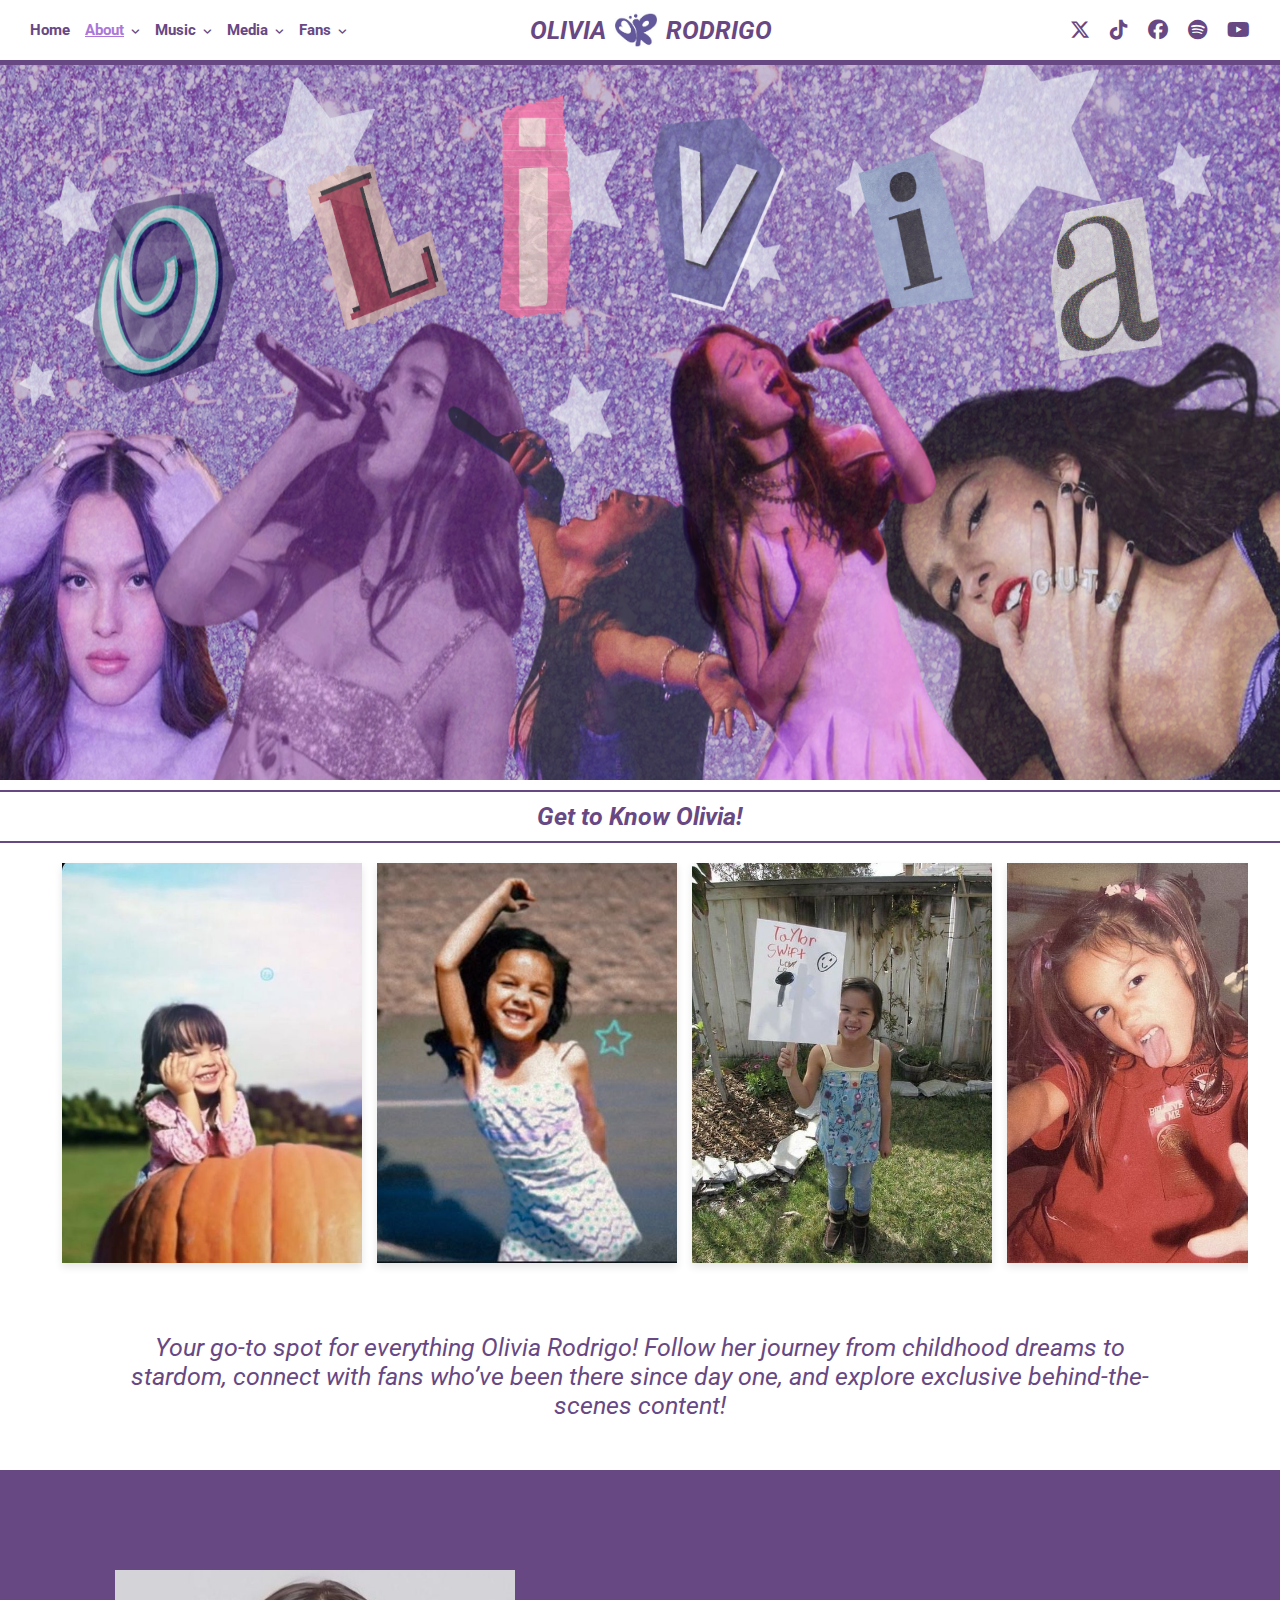
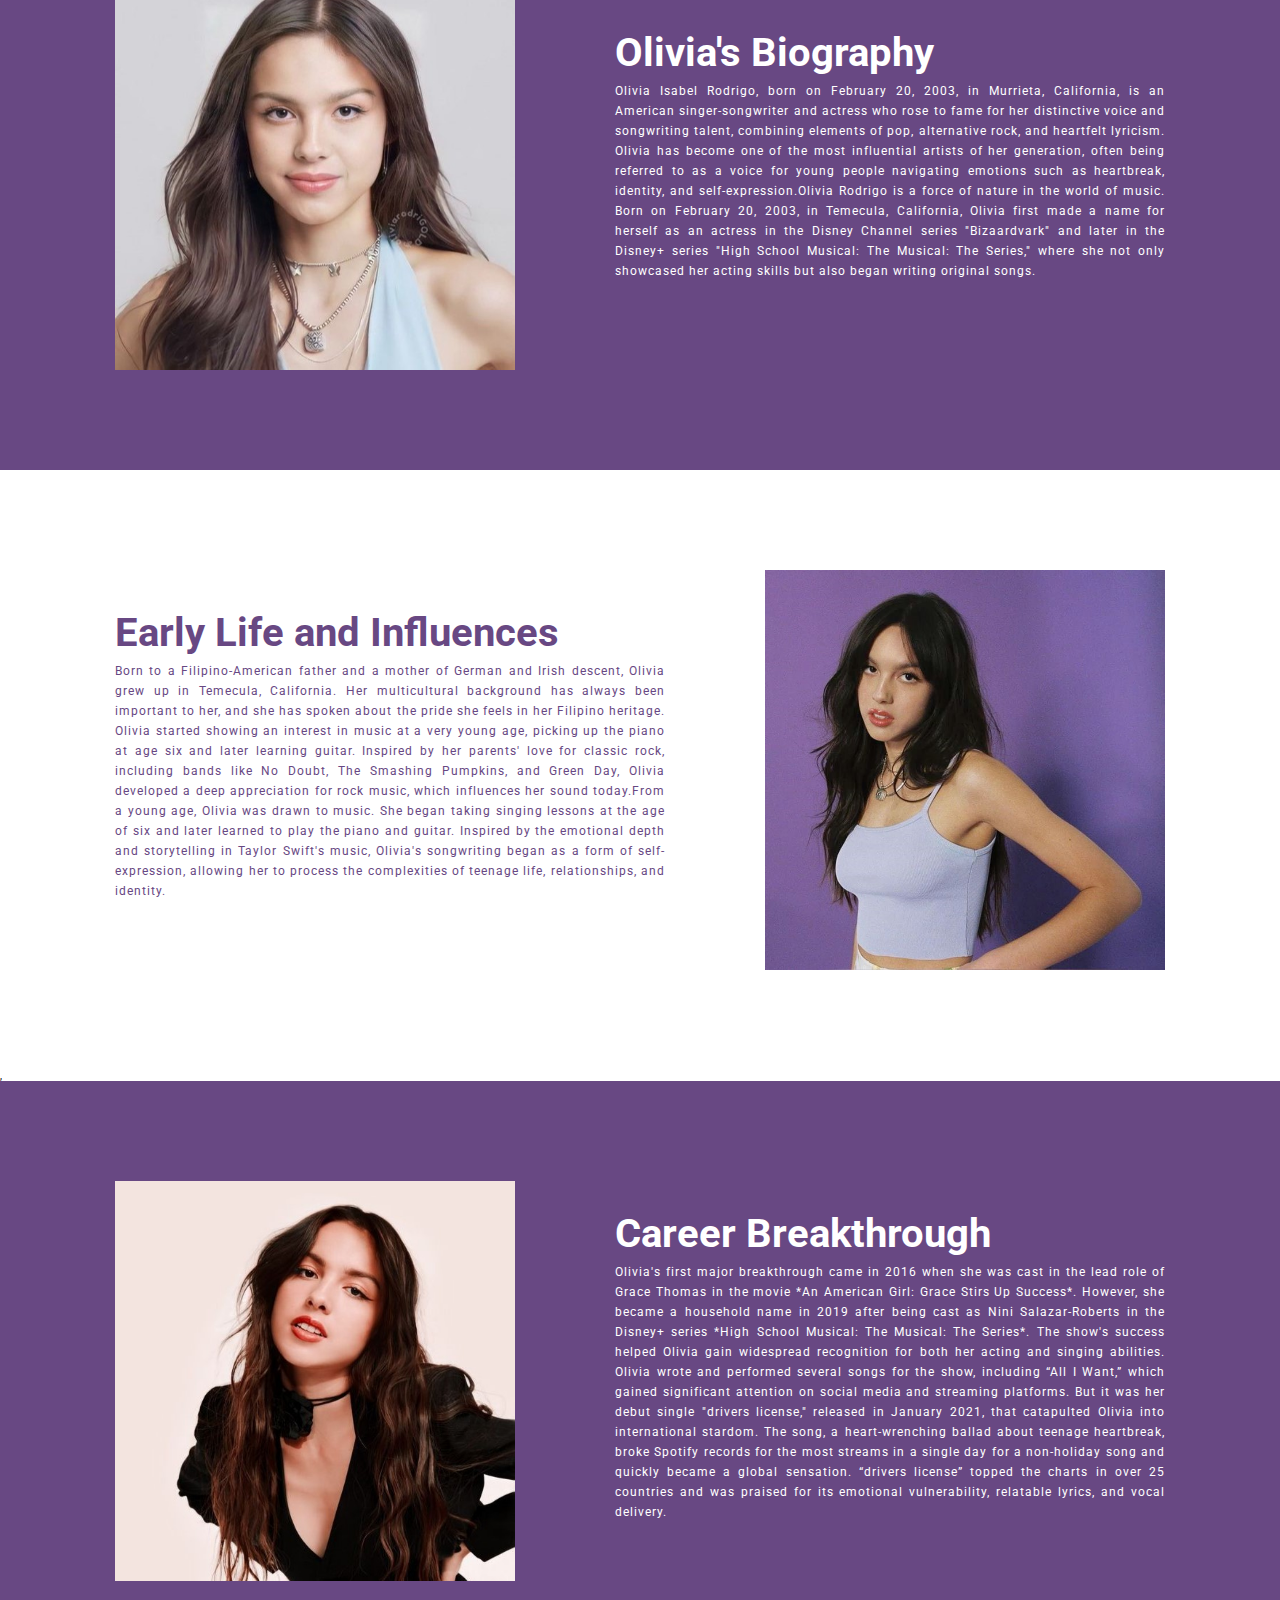
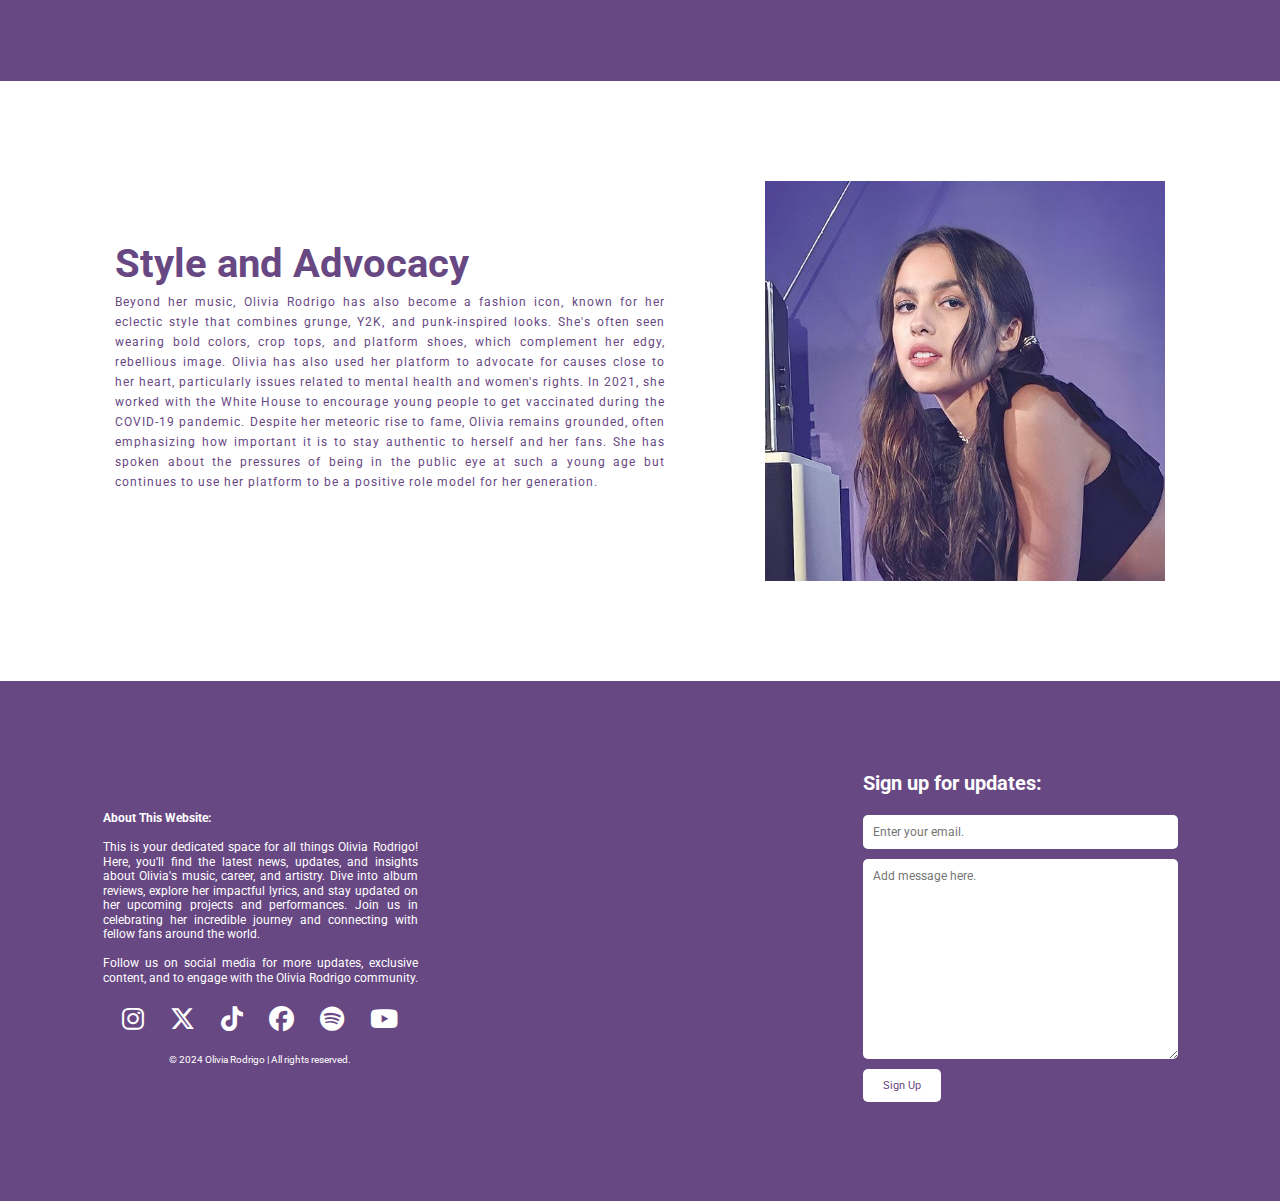
<file: about.html>
<head>
    <meta charset="UTF-8">
    <meta name="viewport" content="width=device-width, initial-scale=1.0">
    <link rel="stylesheet" href="https://cdnjs.cloudflare.com/ajax/libs/font-awesome/6.5.2/css/all.min.css">
    <link rel="icon" type="image/png" href="photos/favicon.png">
    <link rel="stylesheet" href="styles.css">
    <link rel="stylesheet" href="about.css">
    <title>OR - About</title>
</head>
<body>
    
    <header>
        <nav class="navbar">
            <ul class="nav-links">
                <li class="dropdown">
                    <div class="dropbtn-container">
                        <a href="index.html" class="dropbtn">Home</a>
                    </div>
                </li>
                <li class="dropdown">
                    <div class="dropbtn-container">
                        <a href="#" class="dropbtn active">About</a>
                        <i class="fas fa-angle-down"></i>
                    </div>
                    <ul class="dropdown-content">
                        <li>
                            <a href="about.html">About</a>
                        </li>
                        <li>
                            <a href="contact.html">Contact</a>
                        </li>
                    </ul>
                </li>
                <li class="dropdown">
                    <div class="dropbtn-container">
                        <a href="#" class="dropbtn">Music</a>
                        <i class="fas fa-angle-down"></i>
                    </div>
                    <ul class="dropdown-content">
                        <li>
                            <a href="discography.html">Discography</a>
                        </li>
                        <li>
                            <a href="musicvideos.html">Music Videos</a>
                        </li>
                    </ul>
                </li>
                <li class="dropdown">
                    <div class="dropbtn-container">
                        <a href="#" class="dropbtn">Media</a>
                        <i class="fas fa-angle-down"></i>
                    </div>
                    <ul class="dropdown-content">
                        <li>
                            <a href="gallery.html">Gallery</a>
                        </li>
                        <li>
                            <a href="news.html">News</a>
                        </li>
                    </ul>
                </li>
                <li class="dropdown">
                    <div class="dropbtn-container">
                        <a href="#" class="dropbtn">Fans</a>
                        <i class="fas fa-angle-down"></i>
                    </div>
                    <ul class="dropdown-content">
                        <li>
                            <a href="fanclub.html">Fan Club</a>
                        </li>
                        <li>
                            <a href="merchandise.html">Merchandise</a>
                        </li>
                        <li>
                            <a href="tourdates.html">Tour Dates</a>
                        </li>
                    </ul>
                </li>
            </ul>
            <div class="logo">
                <h1>OLIVIA <img src="photos/favicon.png" alt=""> RODRIGO </h1>
            </div>
            <div class="social-icons">
                <a href="https://www.instagram.com/oliviarodrigo/>
                    <i class="fab fa-instagram"></i>
                </a>
                <a href="https://x.com/oliviarodrigo">
                    <i class="fa-brands fa-x-twitter"></i>
                </a>
                <a href="https://www.tiktok.com/@livbedumb?is_from_webapp=1&sender_device=pc">
                    <i class="fab fa-tiktok"></i>
                </a>
                <a href="https://www.facebook.com/OliviaRodrigoOfficial">
                    <i class="fab fa-facebook"></i>
                </a>
                <a href="https://open.spotify.com/artist/1McMsnEElThX1knmY4oliG?si=0459bfda091f4952">
                    <i class="fab fa-spotify"></i>
                </a>
                <a href="https://www.youtube.com/@OliviaRodrigo">
                    <i class="fab fa-youtube"></i>
                </a>
            </div>
        </nav>
    </header>
    <div class="aboutcover">
        <img src="photos/cover4.png" alt="">
    </div>
    <section class="welcome">
        <h1>Get to Know Olivia!</h1>
    </section>
    <section class="childhood">
        <div class="scroll-container">
            <div class="scroll-item"><img src="photos/baby1.jpg" alt="Image 1"></div>
            <div class="scroll-item"><img src="photos/baby2.jpg" alt="Image 2"></div>
            <div class="scroll-item"><img src="photos/baby3.jpg" alt="Image 3"></div>
            <div class="scroll-item"><img src="photos/baby4.jpg" alt="Image 4"></div>
            <div class="scroll-item"><img src="photos/baby5.jpg" alt="Image 5"></div>
            <div class="scroll-item"><img src="photos/baby6.jpg" alt="Image 6"></div>
            <div class="scroll-item"><img src="photos/baby7.jpg" alt="Image 7"></div>
            <div class="scroll-item"><img src="photos/baby8.jpg" alt="Image 8"></div>
            <div class="scroll-item"><img src="photos/baby9.jpg" alt="Image 9"></div>
            <div class="scroll-item"><img src="photos/baby10.jpg" alt="Image 10"></div>
            <div class="scroll-item"><img src="photos/baby11.jpg" alt="Image 11"></div>
            <div class="scroll-item"><img src="photos/baby12.jpg" alt="Image 12"></div>
            <div class="scroll-item"><img src="photos/baby13.jpg" alt="Image 13"></div>
            <div class="scroll-item"><img src="photos/baby14.jpg" alt="Image 14"></div>
            <div class="scroll-item"><img src="photos/baby15.jpg" alt="Image 15"></div>
            <div class="scroll-item"><img src="photos/baby16.jpg" alt="Image 16"></div>
            <div class="scroll-item"><img src="photos/baby17.jpg" alt="Image 17"></div>
            <div class="scroll-item"><img src="photos/baby18.jpg" alt="Image 18"></div>
            <div class="scroll-item"><img src="photos/baby19.jpg" alt="Image 19"></div>
            <div class="scroll-item"><img src="photos/baby20.jpg" alt="Image 20"></div>
        </div>
    </section>

    <section class="olibaby">
        <p>Your go-to spot for everything Olivia Rodrigo! Follow her journey from childhood dreams to stardom, connect with fans who’ve been there since day one, and explore exclusive behind-the-scenes content!
        </p>

    </section>
    <section class="about">
        <div class="main">
            <img src="photos/about1.jpg" alt="">
            <div class="about-text">
                <h5 style="margin-bottom: 5px;">Olivia's Biography</h5>
                <p>Olivia Isabel Rodrigo, born on February 20, 2003, in Murrieta, California, is an American singer-songwriter and actress who rose to fame for her distinctive voice and songwriting talent, combining elements of pop, alternative rock, and heartfelt lyricism. Olivia has become one of the most influential artists of her generation, often being referred to as a voice for young people navigating emotions such as heartbreak, identity, and self-expression.Olivia Rodrigo is a force of nature in the world of music. Born on February 20, 2003, in Temecula, California, Olivia first made a name for herself as an actress in the Disney Channel series "Bizaardvark" and later in the Disney+ series "High School Musical: The Musical: The Series," where she not only showcased her acting skills but also began writing original songs.</p>
            </div>
        </div>
    </section>
    <section class="about1">
        <div class="main1">
            <div class="about-text1">
                <h5 style="margin-bottom: 5px;">Early Life and Influences</h5>
                <p>Born to a Filipino-American father and a mother of German and Irish descent, Olivia grew up in Temecula, California. Her multicultural background has always been important to her, and she has spoken about the pride she feels in her Filipino heritage. Olivia started showing an interest in music at a very young age, picking up the piano at age six and later learning guitar. Inspired by her parents' love for classic rock, including bands like No Doubt, The Smashing Pumpkins, and Green Day, Olivia developed a deep appreciation for rock music, which influences her sound today.From a young age, Olivia was drawn to music. She began taking singing lessons at the age of six and later learned to play the piano and guitar. Inspired by the emotional depth and storytelling in Taylor Swift's music, Olivia's songwriting began as a form of self-expression, allowing her to process the complexities of teenage life, relationships, and identity.</p>
            </div>
            <img src="photos/about2.jpg" alt="">
        </div>
    </section> , <section class="about">
        <div class="main">
            <img src="photos/about3.jpg" alt="">
            <div class="about-text">
                <h5 style="margin-bottom: 5px;">Career Breakthrough</h5>
                <p>Olivia's first major breakthrough came in 2016 when she was cast in the lead role of Grace Thomas in the movie *An American Girl: Grace Stirs Up Success*. However, she became a household name in 2019 after being cast as Nini Salazar-Roberts in the Disney+ series *High School Musical: The Musical: The Series*. The show's success helped Olivia gain widespread recognition for both her acting and singing abilities. Olivia wrote and performed several songs for the show, including “All I Want,” which gained significant attention on social media and streaming platforms. But it was her debut single "drivers license," released in January 2021, that catapulted Olivia into international stardom. The song, a heart-wrenching ballad about teenage heartbreak, broke Spotify records for the most streams in a single day for a non-holiday song and quickly became a global sensation. “drivers license” topped the charts in over 25 countries and was praised for its emotional vulnerability, relatable lyrics, and vocal delivery.</p>
            </div>
        </div>
    </section>
    <section class="about1">
        <div class="main1">
            <div class="about-text1">
                <h5 style="margin-bottom: 5px;">Style and Advocacy</h5>
                <p>Beyond her music, Olivia Rodrigo has also become a fashion icon, known for her eclectic style that combines grunge, Y2K, and punk-inspired looks. She's often seen wearing bold colors, crop tops, and platform shoes, which complement her edgy, rebellious image. Olivia has also used her platform to advocate for causes close to her heart, particularly issues related to mental health and women's rights. In 2021, she worked with the White House to encourage young people to get vaccinated during the COVID-19 pandemic. Despite her meteoric rise to fame, Olivia remains grounded, often emphasizing how important it is to stay authentic to herself and her fans. She has spoken about the pressures of being in the public eye at such a young age but continues to use her platform to be a positive role model for her generation.</p>
            </div>
            <img src="photos/about4.jpg" alt="">
        </div>
    </section>
    <footer class="footer">
        <div class="footer-container">
            <div class="social-icons1">
                <p id="about">
                    <strong>About This Website:</strong>
                    <br>
                    <br> This is your dedicated space for all things Olivia Rodrigo! Here, you'll find the latest news, updates, and insights about Olivia's music, career, and artistry. Dive into album reviews, explore her impactful lyrics, and stay updated on her upcoming projects and performances. Join us in celebrating her incredible journey and connecting with fellow fans around the world. <br>
                    <br> Follow us on social media for more updates, exclusive content, and to engage with the Olivia Rodrigo community.
                </p>
                <a href="https://www.instagram.com/oliviarodrigo/">
                    <i class="fab fa-instagram"></i>
                </a>
                <a href="https://x.com/oliviarodrigo">
                    <i class="fa-brands fa-x-twitter"></i>
                </a>
                <a href="https://www.tiktok.com/@livbedumb?is_from_webapp=1&sender_device=pc">
                    <i class="fab fa-tiktok"></i>
                </a>
                <a href="https://www.facebook.com/OliviaRodrigoOfficial">
                    <i class="fab fa-facebook"></i>
                </a>
                <a href="https://open.spotify.com/artist/1McMsnEElThX1knmY4oliG?si=0459bfda091f4952">
                    <i class="fab fa-spotify"></i>
                </a>
                <a href="https://www.youtube.com/@OliviaRodrigo">
                    <i class="fab fa-youtube"></i>
                </a>
                <p>&copy; 2024 Olivia Rodrigo | All rights reserved.</p>
            </div>
            <div class="spotify-embed">
                <iframe src="https://open.spotify.com/embed/artist/1McMsnEElThX1knmY4oliG?utm_source=generator&theme=0" frameBorder="0" allowfullscreen="" allow="autoplay; clipboard-write; encrypted-media; fullscreen; picture-in-picture" loading="lazy"></iframe>
            </div>
            <div class="email-signup">
                <h3>Sign up for updates:</h3>
                <form action="#" method="post">
                    <input type="email" name="email" placeholder="Enter your email." required>
                    <textarea name="message" placeholder="Add message here."></textarea>
                    <button type="submit">Sign Up</button>
                </form>
            </div>
        </div>
    </footer>
</body>
</html>
</file>
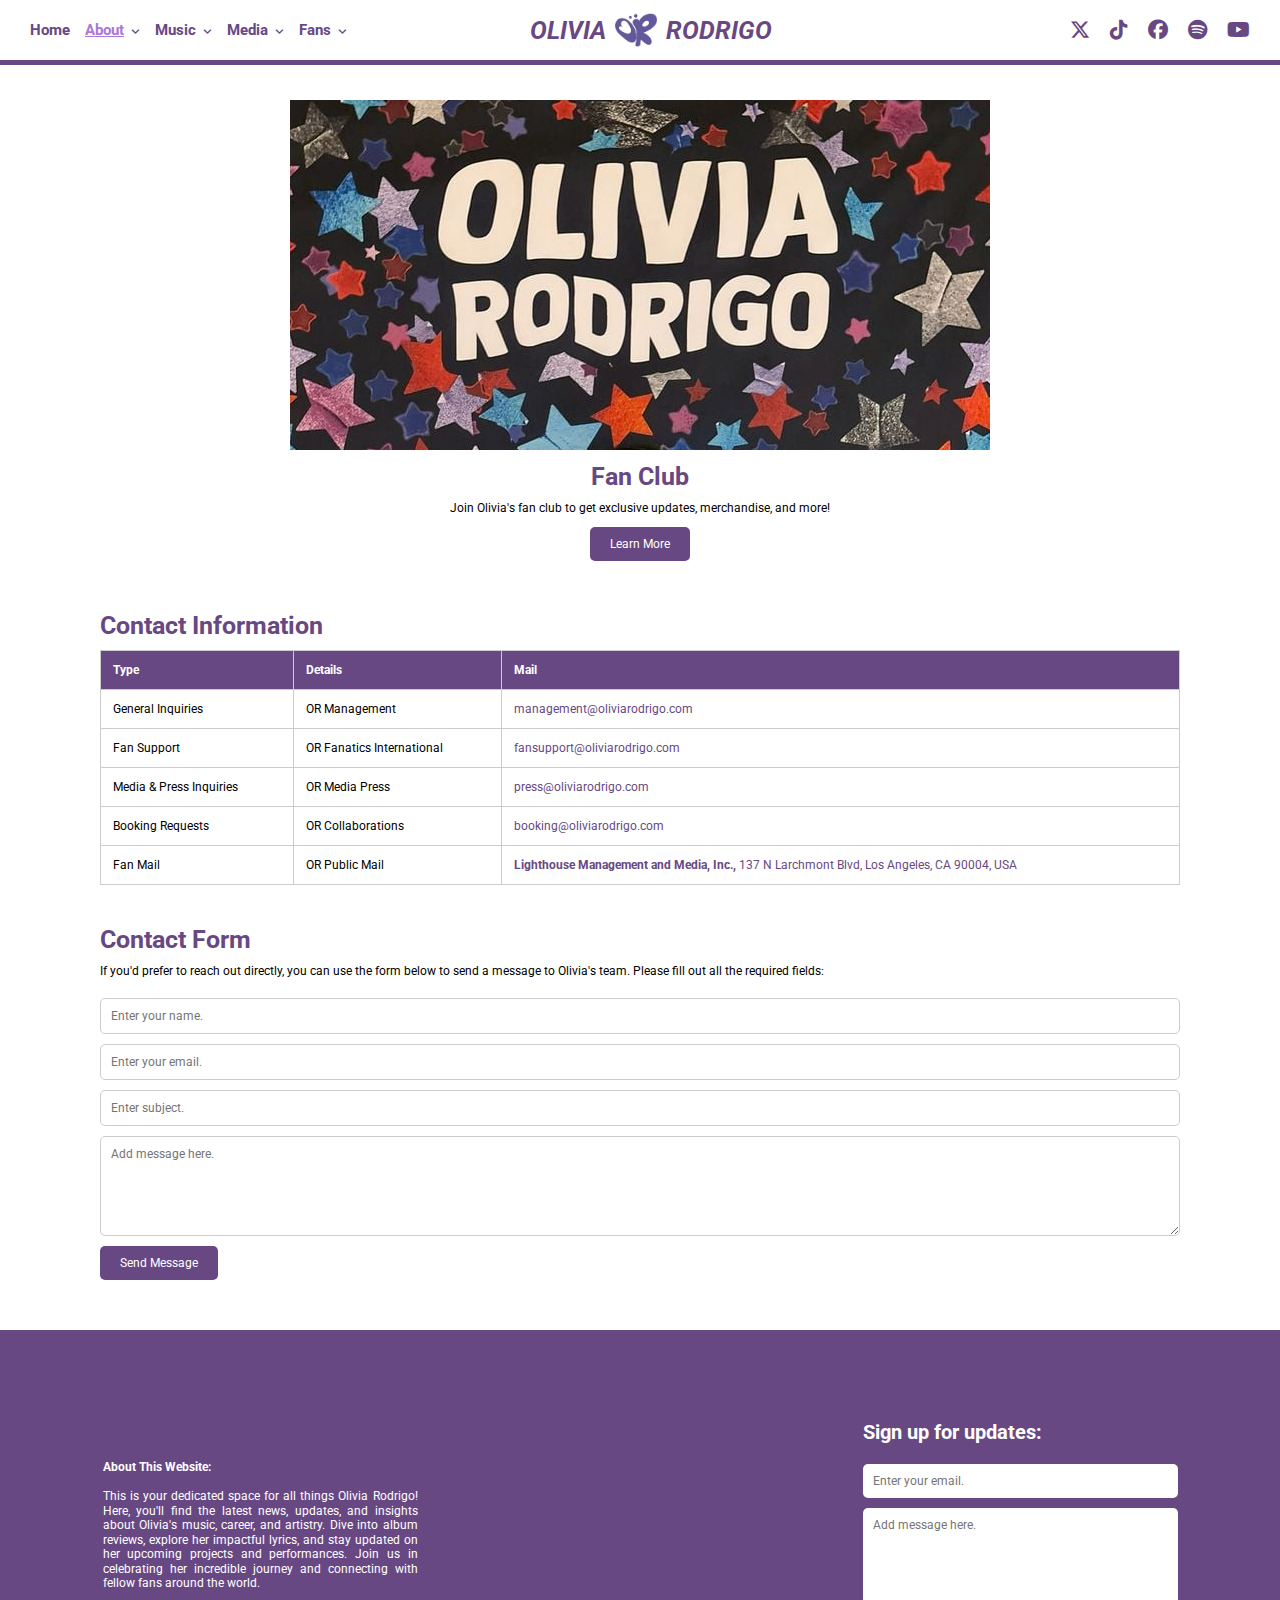
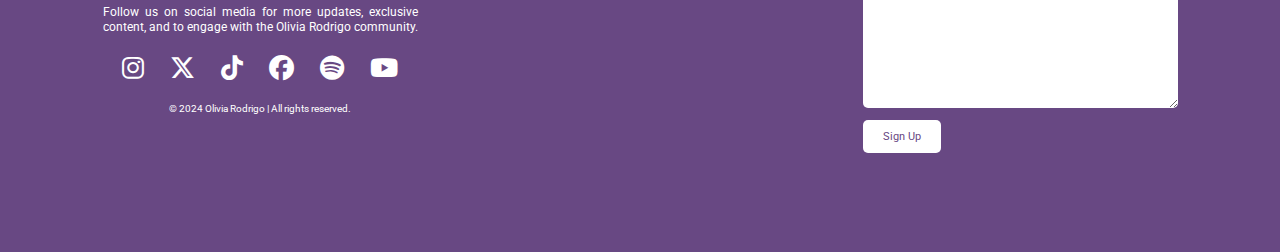
<file: contact.html>
<!DOCTYPE html>
<html lang="en">
    <head>
        <meta charset="UTF-8">
        <meta name="viewport" content="width=device-width, initial-scale=1.0">
        <link rel="stylesheet" href="https://cdnjs.cloudflare.com/ajax/libs/font-awesome/6.5.2/css/all.min.css">
        <link rel="icon" type="image/png" href="photos/favicon.png">
        <link rel="stylesheet" href="styles.css">
        <link rel="stylesheet" href="contact.css">
        <title>OR - Contact</title>
    </head>
    <body>
      
        <header>
            <nav class="navbar">
                <ul class="nav-links">
                    <li class="dropdown">
                        <div class="dropbtn-container">
                            <a href="index.html" class="dropbtn">Home</a>
                        </div>
                    </li>
                    <li class="dropdown">
                        <div class="dropbtn-container">
                            <a href="#" class="dropbtn active">About</a>
                            <i class="fas fa-angle-down"></i>
                        </div>
                        <ul class="dropdown-content">
                            <li>
                                <a href="about.html">About</a>
                            </li>
                            <li>
                                <a href="contact.html">Contact</a>
                            </li>
                        </ul>
                    </li>
                    <li class="dropdown">
                        <div class="dropbtn-container">
                            <a href="#" class="dropbtn">Music</a>
                            <i class="fas fa-angle-down"></i>
                        </div>
                        <ul class="dropdown-content">
                            <li>
                                <a href="discography.html">Discography</a>
                            </li>
                            <li>
                                <a href="musicvideos.html">Music Videos</a>
                            </li>
                        </ul>
                    </li>
                    <li class="dropdown">
                        <div class="dropbtn-container">
                            <a href="#" class="dropbtn">Media</a>
                            <i class="fas fa-angle-down"></i>
                        </div>
                        <ul class="dropdown-content">
                            <li>
                                <a href="gallery.html">Gallery</a>
                            </li>
                            <li>
                                <a href="news.html">News</a>
                            </li>
                        </ul>
                    </li>
                    <li class="dropdown">
                        <div class="dropbtn-container">
                            <a href="#" class="dropbtn">Fans</a>
                            <i class="fas fa-angle-down"></i>
                        </div>
                        <ul class="dropdown-content">
                            <li>
                                <a href="fanclub.html">Fan Club</a>
                            </li>
                            <li>
                                <a href="merchandise.html">Merchandise</a>
                            </li>
                            <li>
                                <a href="tourdates.html">Tour Dates</a>
                            </li>
                        </ul>
                    </li>
                </ul>
                <div class="logo">
                    <h1>OLIVIA <img src="photos/favicon.png" alt=""> RODRIGO </h1>
                </div>
                <div class="social-icons">
                    <a href="https://www.instagram.com/oliviarodrigo/>
                        <i class="fab fa-instagram"></i>
                    </a>
                    <a href="https://x.com/oliviarodrigo">
                        <i class="fa-brands fa-x-twitter"></i>
                    </a>
                    <a href="https://www.tiktok.com/@livbedumb?is_from_webapp=1&sender_device=pc">
                        <i class="fab fa-tiktok"></i>
                    </a>
                    <a href="https://www.facebook.com/OliviaRodrigoOfficial">
                        <i class="fab fa-facebook"></i>
                    </a>
                    <a href="https://open.spotify.com/artist/1McMsnEElThX1knmY4oliG?si=0459bfda091f4952">
                        <i class="fab fa-spotify"></i>
                    </a>
                    <a href="https://www.youtube.com/@OliviaRodrigo">
                        <i class="fab fa-youtube"></i>
                    </a>
                </div>
            </nav>
        </header>
        <section class="fan-club-section">
            <img src="photos/cover1.png" alt="Fan Club Icon" class="fan-club-image">
            <h2>Fan Club</h2>
            <p>Join Olivia's fan club to get exclusive updates, merchandise, and more!</p>
            <br>
            <br>
            <a href="fanclub.html" class="learn-more-button">Learn More</a>
        </section>
        
        <section id="contact-details" class="contact-details">
            <h2>Contact Information</h2>
            <table class="contact-table">
                <tr>
                    <th>Type</th>
                    <th>Details</th>
                    <th>Mail</th>
                </tr>
                <tr>
                    <td>General Inquiries</td>
                    <td>OR Management</td>
                    <td>
                        <a href="https://mail.google.com" target="_blank" class="infolink">management@oliviarodrigo.com</a>
                    </td>
                </tr>
                <tr>
                    <td>Fan Support</td>
                    <td>OR Fanatics International</td>
                    <td>
                        <a href="mailto:fansupport@oliviarodrigo.com" target="_blank" class="infolink">fansupport@oliviarodrigo.com</a>
                    </td>
                </tr>
                <tr>
                    <td>Media & Press Inquiries</td>
                    <td>OR Media Press</td>
                    <td>
                        <a href="mailto:press@oliviarodrigo.com" target="_blank" class="infolink">press@oliviarodrigo.com</a>
                    </td>
                </tr>
                <tr>
                    <td>Booking Requests</td>
                    <td>OR Collaborations</td>
                    <td>
                        <a href="mailto:booking@oliviarodrigo.com" target="_blank" class="infolink">booking@oliviarodrigo.com</a>
                    </td>
                </tr>
                <tr>
                    <td>Fan Mail</td>
                    <td>OR Public Mail</td>
                    <td>
                        <a href="https://maps.app.goo.gl/Tt1wwRaPDFTCH84y8" target="_blank" class="infolink">
                            <strong>Lighthouse Management and Media, Inc.,</strong> 137 N Larchmont Blvd, Los Angeles, CA 90004, USA </a>
                    </td>
                </tr>
            </table>
        </section>
        
        <section id="contact-form" class="contact-form">
            <h2>Contact Form</h2>
            <p>If you'd prefer to reach out directly, you can use the form below to send a message to Olivia's team. Please fill out all the required fields:</p>
            <form action="#">
                <input type="text" id="name" name="name" placeholder="Enter your name." required>
                <input type="email" id="email" name="email" placeholder="Enter your email." required>
                <input type="text" id="subject" name="subject" placeholder="Enter subject." required>
                <textarea id="message" name="message" rows="5" placeholder="Add message here." required></textarea>
                <button class="contact-button" type="submit">Send Message</button>
            </form>
        </section>
       
        <footer class="footer">
            <div class="footer-container">
                <div class="social-icons1">
                    <p id="about">
                        <strong>About This Website:</strong>
                        <br>
                        <br> This is your dedicated space for all things Olivia Rodrigo! Here, you'll find the latest news, updates, and insights about Olivia's music, career, and artistry. Dive into album reviews, explore her impactful lyrics, and stay updated on her upcoming projects and performances. Join us in celebrating her incredible journey and connecting with fellow fans around the world. <br>
                        <br> Follow us on social media for more updates, exclusive content, and to engage with the Olivia Rodrigo community.
                    </p>
                    <a href="https://www.instagram.com/oliviarodrigo/">
                        <i class="fab fa-instagram"></i>
                    </a>
                    <a href="https://x.com/oliviarodrigo">
                        <i class="fa-brands fa-x-twitter"></i>
                    </a>
                    <a href="https://www.tiktok.com/@livbedumb?is_from_webapp=1&sender_device=pc">
                        <i class="fab fa-tiktok"></i>
                    </a>
                    <a href="https://www.facebook.com/OliviaRodrigoOfficial">
                        <i class="fab fa-facebook"></i>
                    </a>
                    <a href="https://open.spotify.com/artist/1McMsnEElThX1knmY4oliG?si=0459bfda091f4952">
                        <i class="fab fa-spotify"></i>
                    </a>
                    <a href="https://www.youtube.com/@OliviaRodrigo">
                        <i class="fab fa-youtube"></i>
                    </a>
                    <p>&copy; 2024 Olivia Rodrigo | All rights reserved.</p>
                </div>
                <div class="spotify-embed">
                    <iframe src="https://open.spotify.com/embed/artist/1McMsnEElThX1knmY4oliG?utm_source=generator&theme=0" frameBorder="0" allowfullscreen="" allow="autoplay; clipboard-write; encrypted-media; fullscreen; picture-in-picture" loading="lazy"></iframe>
                </div>
                <div class="email-signup">
                    <h3>Sign up for updates:</h3>
                    <form action="#" method="post">
                        <input type="email" name="email" placeholder="Enter your email." required>
                        <textarea name="message" placeholder="Add message here."></textarea>
                        <button type="submit">Sign Up</button>
                    </form>
                </div>
            </div>
        </footer>
    </body>
</html>
</file>
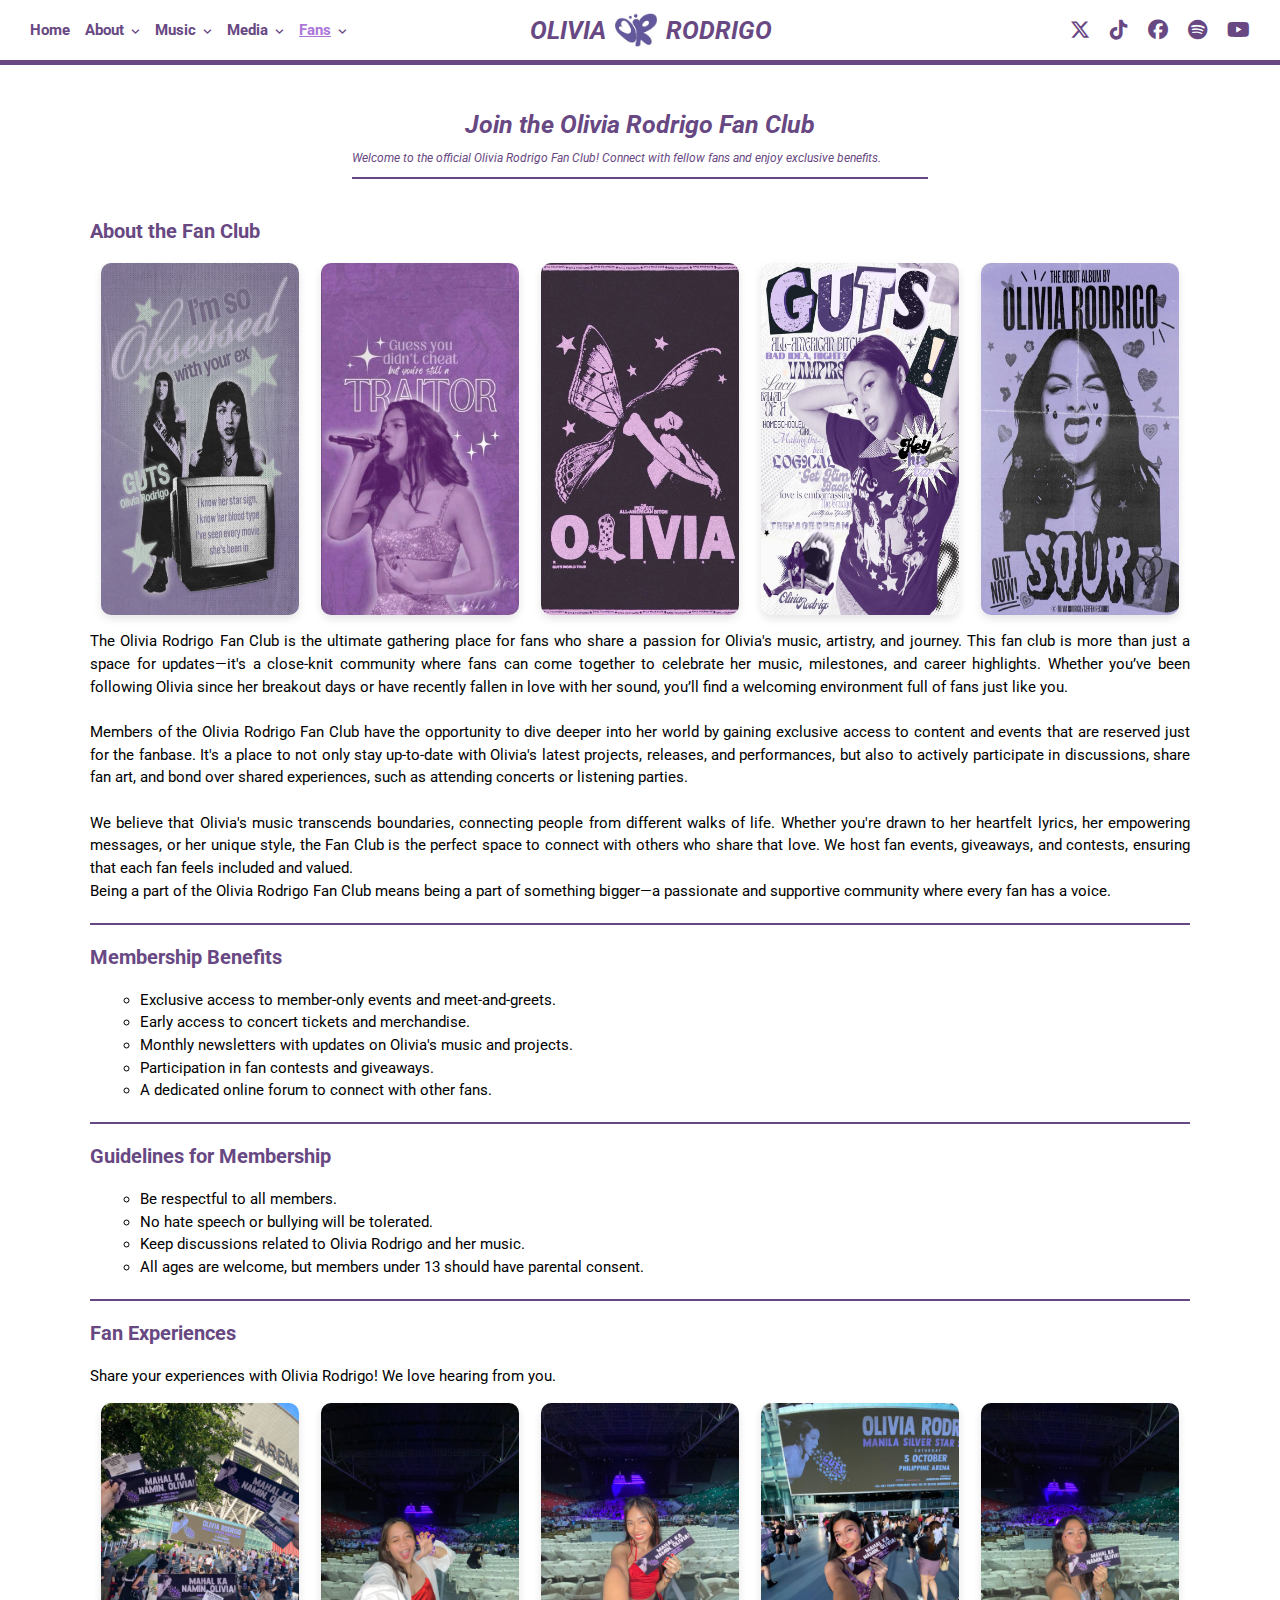
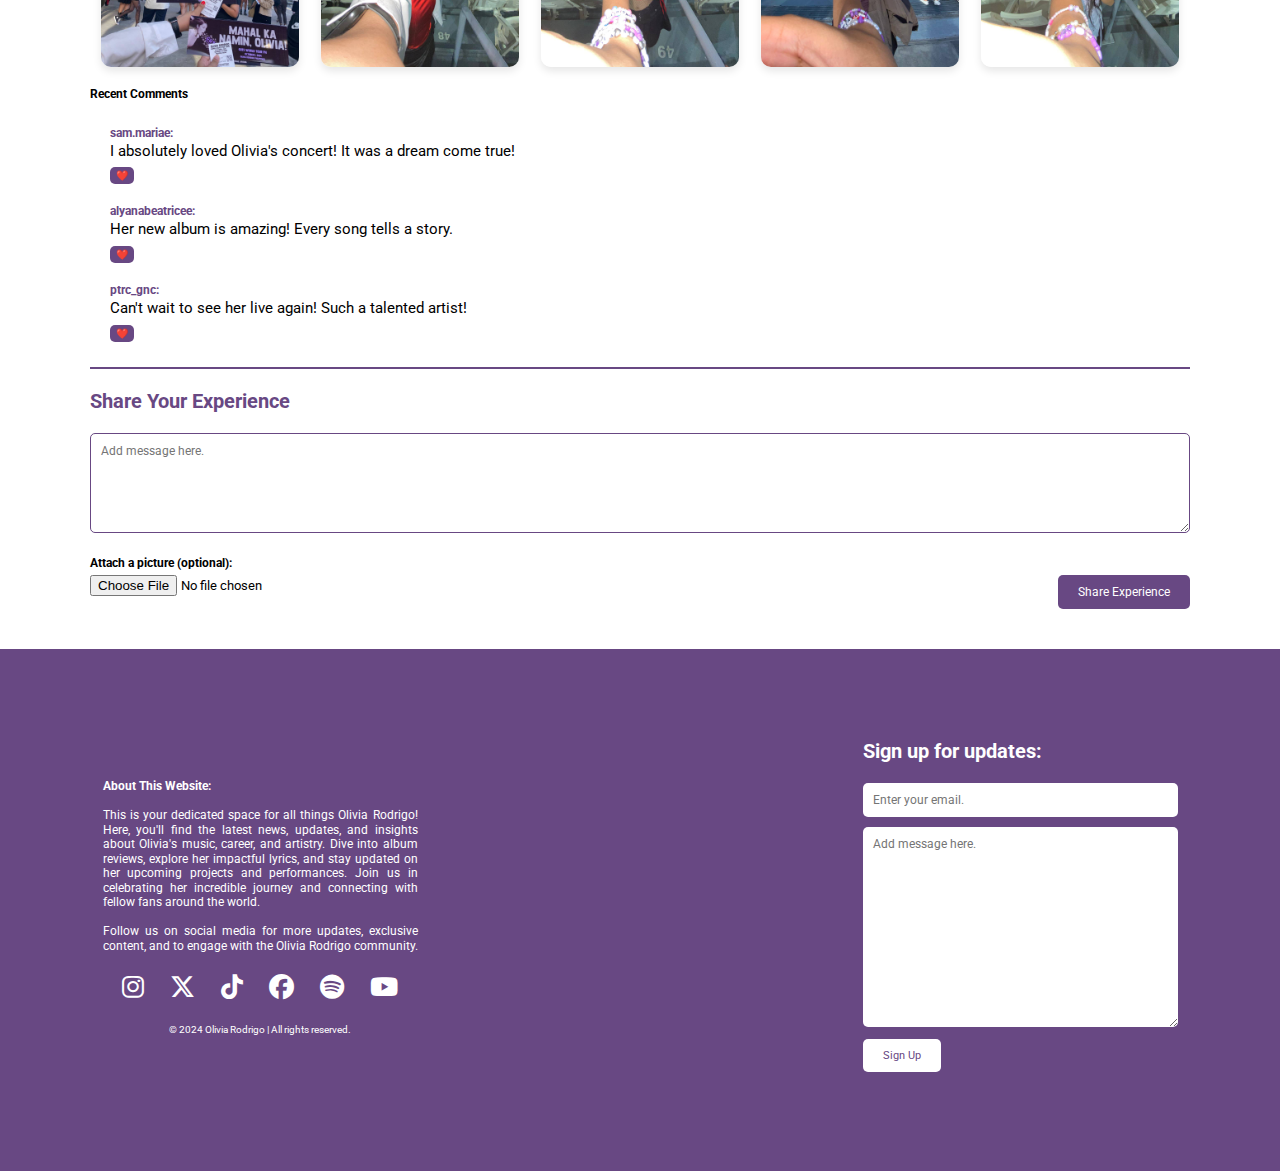
<file: fanclub.html>
<!DOCTYPE html>
<html lang="en">
    <head>
        <meta charset="UTF-8">
        <meta name="viewport" content="width=device-width, initial-scale=1.0">
        <link rel="stylesheet" href="https://cdnjs.cloudflare.com/ajax/libs/font-awesome/6.5.2/css/all.min.css">
        <link rel="icon" type="image/png" href="photos/favicon.png">
        <link rel="stylesheet" href="styles.css">
        <link rel="stylesheet" href="fanclub.css">
        <title>OR - Community</title>
    </head>
    <body>
        
        <header>
            <nav class="navbar">
                <ul class="nav-links">
                    <li class="dropdown">
                        <div class="dropbtn-container">
                            <a href="index.html" class="dropbtn">Home</a>
                        </div>
                    </li>
                    <li class="dropdown">
                        <div class="dropbtn-container">
                            <a href="#" class="dropbtn">About</a>
                            <i class="fas fa-angle-down"></i>
                        </div>
                        <ul class="dropdown-content">
                            <li>
                                <a href="about.html">About</a>
                            </li>
                            <li>
                                <a href="contact.html">Contact</a>
                            </li>
                        </ul>
                    </li>
                    <li class="dropdown">
                        <div class="dropbtn-container">
                            <a href="#" class="dropbtn">Music</a>
                            <i class="fas fa-angle-down"></i>
                        </div>
                        <ul class="dropdown-content">
                            <li>
                                <a href="discography.html">Discography</a>
                            </li>
                            <li>
                                <a href="musicvideos.html">Music Videos</a>
                            </li>
                        </ul>
                    </li>
                    <li class="dropdown">
                        <div class="dropbtn-container">
                            <a href="#" class="dropbtn">Media</a>
                            <i class="fas fa-angle-down"></i>
                        </div>
                        <ul class="dropdown-content">
                            <li>
                                <a href="gallery.html">Gallery</a>
                            </li>
                            <li>
                                <a href="news.html">News</a>
                            </li>
                        </ul>
                    </li>
                    <li class="dropdown">
                        <div class="dropbtn-container">
                            <a href="#" class="dropbtn active">Fans</a>
                            <i class="fas fa-angle-down"></i>
                        </div>
                        <ul class="dropdown-content">
                            <li>
                                <a href="fanclub.html">Fan Club</a>
                            </li>
                            <li>
                                <a href="merchandise.html">Merchandise</a>
                            </li>
                            <li>
                                <a href="tourdates.html">Tour Dates</a>
                            </li>
                        </ul>
                    </li>
                </ul>
                <div class="logo">
                    <h1>OLIVIA <img src="photos/favicon.png" alt=""> RODRIGO </h1>
                </div>
                <div class="social-icons">
                    <a href="https://www.instagram.com/oliviarodrigo/>
                        <i class="fab fa-instagram"></i>
                    </a>
                    <a href="https://x.com/oliviarodrigo">
                        <i class="fa-brands fa-x-twitter"></i>
                    </a>
                    <a href="https://www.tiktok.com/@livbedumb?is_from_webapp=1&sender_device=pc">
                        <i class="fab fa-tiktok"></i>
                    </a>
                    <a href="https://www.facebook.com/OliviaRodrigoOfficial">
                        <i class="fab fa-facebook"></i>
                    </a>
                    <a href="https://open.spotify.com/artist/1McMsnEElThX1knmY4oliG?si=0459bfda091f4952">
                        <i class="fab fa-spotify"></i>
                    </a>
                    <a href="https://www.youtube.com/@OliviaRodrigo">
                        <i class="fab fa-youtube"></i>
                    </a>
                </div>
            </nav>
        </header>
        <section class="welcome">
            <h1>Join the Olivia Rodrigo Fan Club</h1>
            <p>Welcome to the official Olivia Rodrigo Fan Club! Connect with fellow fans and enjoy exclusive benefits.</p>
        </section>
        <section id="fanclub">
            <h3>About the Fan Club</h3>
            <div class="image-gallery">
                <img src="photos/post8.jpg" alt="Fan experience 1">
                <img src="photos/post2.jpg" alt="Fan experience 2">
                <img src="photos/post3.jpg" alt="Fan experience 3">
                <img src="photos/post4.jpg" alt="Fan experience 4">
                <img src="photos/post6.jpg" alt="Fan experience 5">
            </div>
            <p>The Olivia Rodrigo Fan Club is the ultimate gathering place for fans who share a passion for Olivia's music, artistry, and journey. This fan club is more than just a space for updates—it's a close-knit community where fans can come together to celebrate her music, milestones, and career highlights. Whether you’ve been following Olivia since her breakout days or have recently fallen in love with her sound, you’ll find a welcoming environment full of fans just like you. <br>
                <br>Members of the Olivia Rodrigo Fan Club have the opportunity to dive deeper into her world by gaining exclusive access to content and events that are reserved just for the fanbase. It's a place to not only stay up-to-date with Olivia's latest projects, releases, and performances, but also to actively participate in discussions, share fan art, and bond over shared experiences, such as attending concerts or listening parties. <br>
                <br>We believe that Olivia's music transcends boundaries, connecting people from different walks of life. Whether you're drawn to her heartfelt lyrics, her empowering messages, or her unique style, the Fan Club is the perfect space to connect with others who share that love. We host fan events, giveaways, and contests, ensuring that each fan feels included and valued. <br>Being a part of the Olivia Rodrigo Fan Club means being a part of something bigger—a passionate and supportive community where every fan has a voice.
            </p>
            <hr>
            <h3>Membership Benefits</h3>
            <ul class="fanclub-benefits">
                <li>Exclusive access to member-only events and meet-and-greets.</li>
                <li>Early access to concert tickets and merchandise.</li>
                <li>Monthly newsletters with updates on Olivia's music and projects.</li>
                <li>Participation in fan contests and giveaways.</li>
                <li>A dedicated online forum to connect with other fans.</li>
            </ul>
            <hr>
            <h3>Guidelines for Membership</h3>
            <ul class="fanclub-guidelines">
                <li>Be respectful to all members.</li>
                <li>No hate speech or bullying will be tolerated.</li>
                <li>Keep discussions related to Olivia Rodrigo and her music.</li>
                <li>All ages are welcome, but members under 13 should have parental consent.</li>
            </ul>
            <hr>
            <h3>Fan Experiences</h3>
            <p>Share your experiences with Olivia Rodrigo! We love hearing from you.</p>
            <div class="image-gallery">
                <img src="photos/fans1.jpg" alt="Fan experience 1">
                <img src="photos/fan1.jpg" alt="Fan experience 2">
                <img src="photos/fan2.jpg" alt="Fan experience 3">
                <img src="photos/fan3.jpg" alt="Fan experience 4">
                <img src="photos/fan5.jpg" alt="Fan experience 5">
            </div>
            <h4>Recent Comments</h4>
            <div id="comments-section">
                <div class="comment">
                    <strong>sam.mariae:</strong>
                    <p>I absolutely loved Olivia's concert! It was a dream come true!</p>
                    <button>❤️</button>
                </div>
                <div class="comment">
                    <strong>alyanabeatricee:</strong>
                    <p>Her new album is amazing! Every song tells a story.</p>
                    <button>❤️</button>
                </div>
                <div class="comment">
                    <strong>ptrc_gnc:</strong>
                    <p>Can't wait to see her live again! Such a talented artist!</p>
                    <button>❤️</button>
                </div>
            </div>
            <hr>
            <h3>Share Your Experience</h3>
            <form action="#">
                <textarea id="comment" name="comment" placeholder="Add message here." rows="4" cols="50"></textarea>
                <br>
                <br>
                <label for="image" style="margin-bottom: 5px;">Attach a picture (optional):</label>
                <div class="input-container">
                    <input type="file" id="image" name="image" accept="image/*">
                    <input type="submit" value="Share Experience">
                </div>
            </form>
        </section>
        
        <footer class="footer">
            <div class="footer-container">
                <div class="social-icons1">
                    <p id="about">
                        <strong>About This Website:</strong>
                        <br>
                        <br> This is your dedicated space for all things Olivia Rodrigo! Here, you'll find the latest news, updates, and insights about Olivia's music, career, and artistry. Dive into album reviews, explore her impactful lyrics, and stay updated on her upcoming projects and performances. Join us in celebrating her incredible journey and connecting with fellow fans around the world. <br>
                        <br> Follow us on social media for more updates, exclusive content, and to engage with the Olivia Rodrigo community.
                    </p>
                    <a href="https://www.instagram.com/oliviarodrigo/">
                        <i class="fab fa-instagram"></i>
                    </a>
                    <a href="https://x.com/oliviarodrigo">
                        <i class="fa-brands fa-x-twitter"></i>
                    </a>
                    <a href="https://www.tiktok.com/@livbedumb?is_from_webapp=1&sender_device=pc">
                        <i class="fab fa-tiktok"></i>
                    </a>
                    <a href="https://www.facebook.com/OliviaRodrigoOfficial">
                        <i class="fab fa-facebook"></i>
                    </a>
                    <a href="https://open.spotify.com/artist/1McMsnEElThX1knmY4oliG?si=0459bfda091f4952">
                        <i class="fab fa-spotify"></i>
                    </a>
                    <a href="https://www.youtube.com/@OliviaRodrigo">
                        <i class="fab fa-youtube"></i>
                    </a>
                    <p>&copy; 2024 Olivia Rodrigo | All rights reserved.</p>
                </div>
                <div class="spotify-embed">
                    <iframe src="https://open.spotify.com/embed/artist/1McMsnEElThX1knmY4oliG?utm_source=generator&theme=0" frameBorder="0" allowfullscreen="" allow="autoplay; clipboard-write; encrypted-media; fullscreen; picture-in-picture" loading="lazy"></iframe>
                </div>
                <div class="email-signup">
                    <h3>Sign up for updates:</h3>
                    <form action="#" method="post">
                        <input type="email" name="email" placeholder="Enter your email." required>
                        <textarea name="message" placeholder="Add message here."></textarea>
                        <button type="submit">Sign Up</button>
                    </form>
                </div>
            </div>
        </footer>
    </body>
</html>
</file>
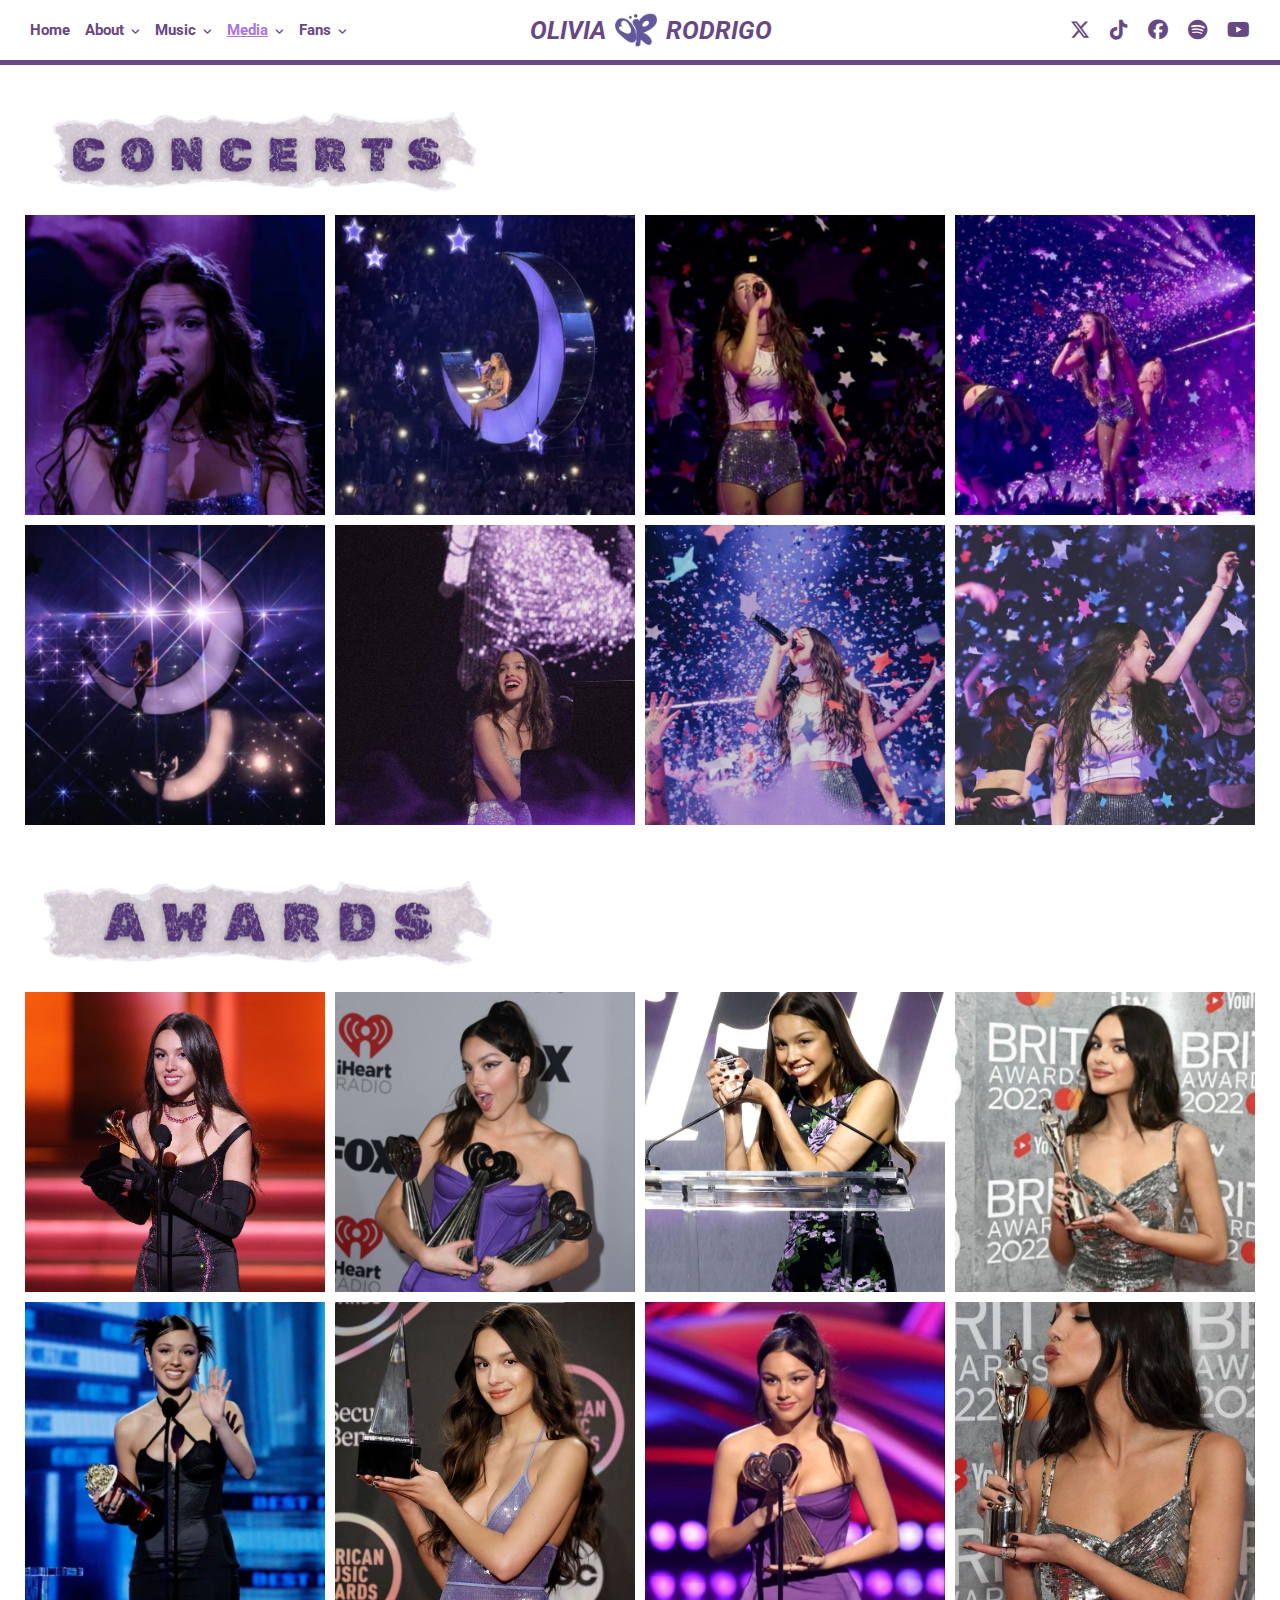
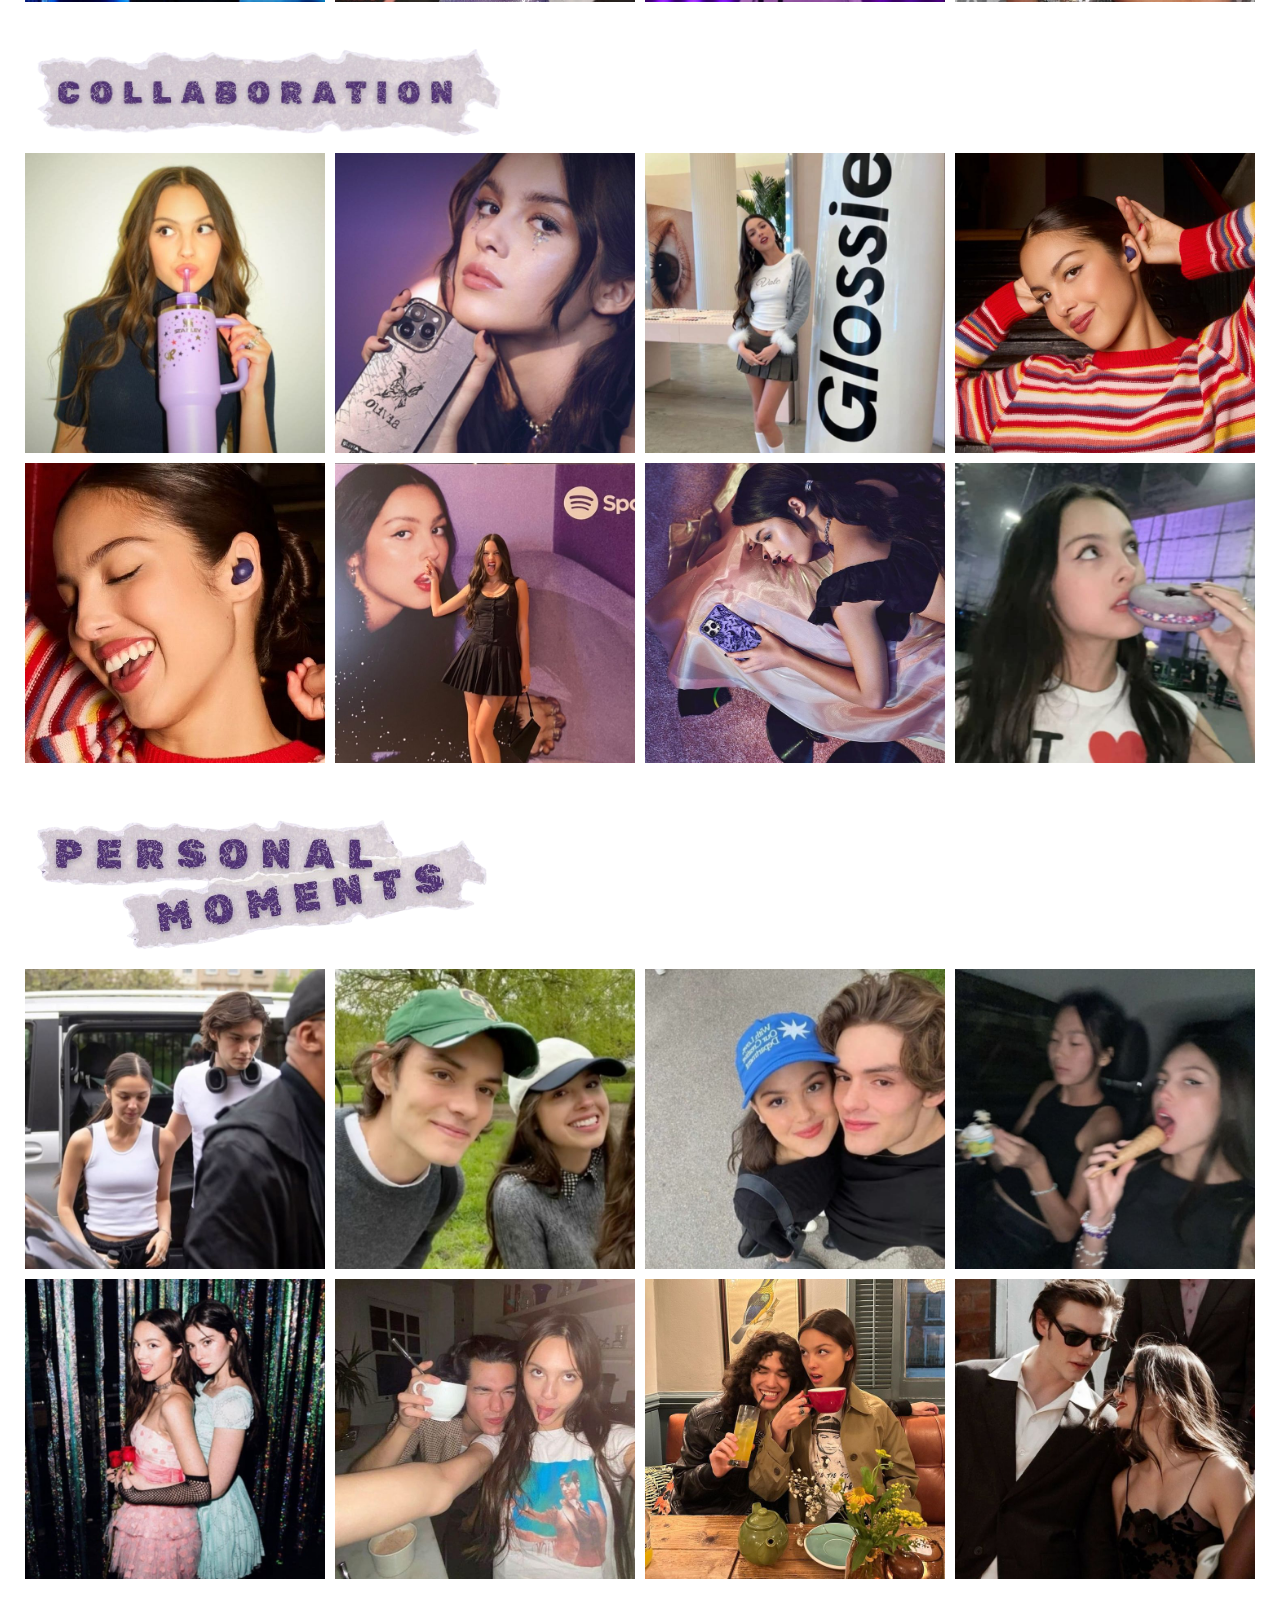
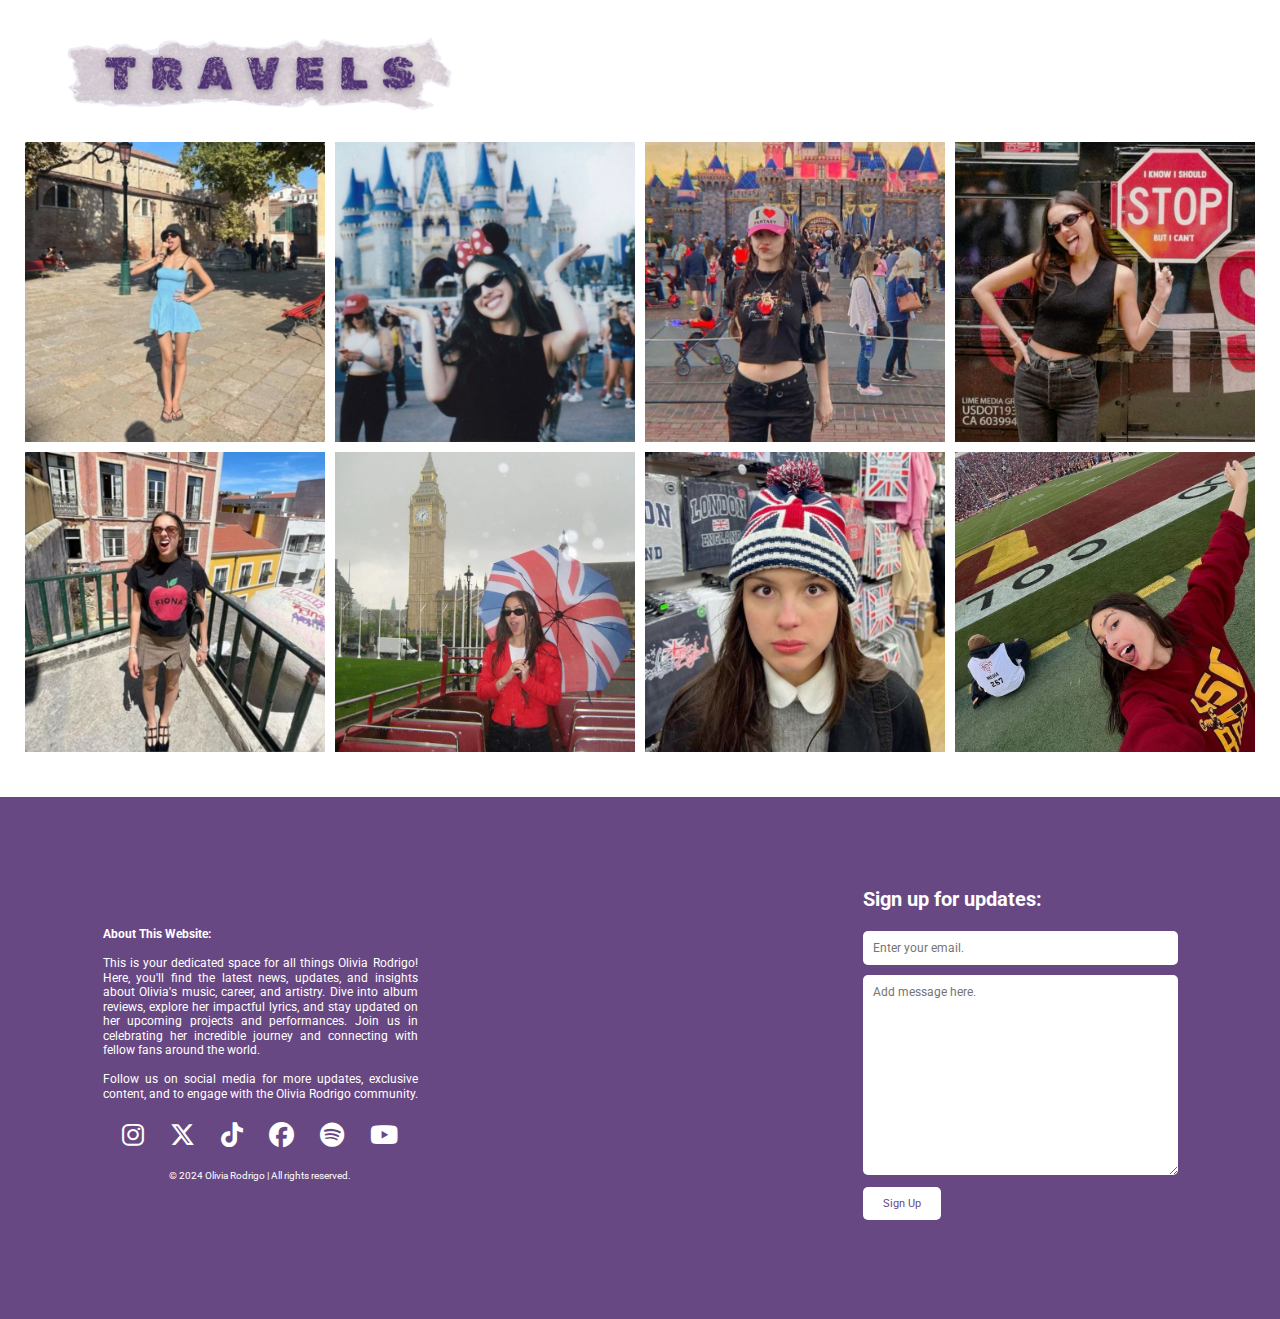
<file: gallery.html>
<!DOCTYPE html>
<html lang="en">
    <head>
        <meta charset="UTF-8">
        <meta name="viewport" content="width=device-width, initial-scale=1.0">
        <link rel="stylesheet" href="https://cdnjs.cloudflare.com/ajax/libs/font-awesome/6.5.2/css/all.min.css">
        <link rel="icon" type="image/png" href="photos/favicon.png">
        <link rel="stylesheet" href="styles.css">
        <link rel="stylesheet" href="gallery.css">
        <title>OR - Gallery</title>
    </head>
    <body>
       
        <header>
            <nav class="navbar">
                <ul class="nav-links">
                    <li class="dropdown">
                        <div class="dropbtn-container">
                            <a href="index.html" class="dropbtn">Home</a>
                        </div>
                    </li>
                    <li class="dropdown">
                        <div class="dropbtn-container">
                            <a href="#" class="dropbtn">About</a>
                            <i class="fas fa-angle-down"></i>
                        </div>
                        <ul class="dropdown-content">
                            <li>
                                <a href="about.html">About</a>
                            </li>
                            <li>
                                <a href="contact.html">Contact</a>
                            </li>
                        </ul>
                    </li>
                    <li class="dropdown">
                        <div class="dropbtn-container">
                            <a href="#" class="dropbtn">Music</a>
                            <i class="fas fa-angle-down"></i>
                        </div>
                        <ul class="dropdown-content">
                            <li>
                                <a href="discography.html">Discography</a>
                            </li>
                            <li>
                                <a href="musicvideos.html">Music Videos</a>
                            </li>
                        </ul>
                    </li>
                    <li class="dropdown">
                        <div class="dropbtn-container">
                            <a href="#" class="dropbtn active">Media</a>
                            <i class="fas fa-angle-down"></i>
                        </div>
                        <ul class="dropdown-content">
                            <li>
                                <a href="gallery.html">Gallery</a>
                            </li>
                            <li>
                                <a href="news.html">News</a>
                            </li>
                        </ul>
                    </li>
                    <li class="dropdown">
                        <div class="dropbtn-container">
                            <a href="#" class="dropbtn">Fans</a>
                            <i class="fas fa-angle-down"></i>
                        </div>
                        <ul class="dropdown-content">
                            <li>
                                <a href="fanclub.html">Fan Club</a>
                            </li>
                            <li>
                                <a href="merchandise.html">Merchandise</a>
                            </li>
                            <li>
                                <a href="tourdates.html">Tour Dates</a>
                            </li>
                        </ul>
                    </li>
                </ul>
                <div class="logo">
                    <h1>OLIVIA <img src="photos/favicon.png" alt=""> RODRIGO </h1>
                </div>
                <div class="social-icons">
                    <a href="https://www.instagram.com/oliviarodrigo/>
                        <i class="fab fa-instagram"></i>
                    </a>
                    <a href="https://x.com/oliviarodrigo">
                        <i class="fa-brands fa-x-twitter"></i>
                    </a>
                    <a href="https://www.tiktok.com/@livbedumb?is_from_webapp=1&sender_device=pc">
                        <i class="fab fa-tiktok"></i>
                    </a>
                    <a href="https://www.facebook.com/OliviaRodrigoOfficial">
                        <i class="fab fa-facebook"></i>
                    </a>
                    <a href="https://open.spotify.com/artist/1McMsnEElThX1knmY4oliG?si=0459bfda091f4952">
                        <i class="fab fa-spotify"></i>
                    </a>
                    <a href="https://www.youtube.com/@OliviaRodrigo">
                        <i class="fab fa-youtube"></i>
                    </a>
                </div>
            </nav>
        </header>
        <section>
            <div class="filter-options">
                <img src="photos/concerts.png" alt="">
            </div>
            <div class="gallery">
                <div class="itemBox concerts">
                    <img src="photos/concerts1.jpg" alt="">
                </div>
                <div class="itemBox concerts">
                    <img src="photos/concerts2.jpg" alt="">
                </div>
                <div class="itemBox concerts">
                    <img src="photos/concerts3.jpg" alt="">
                </div>
                <div class="itemBox concerts">
                    <img src="photos/concerts4.jpg" alt="">
                </div>
                <div class="itemBox concerts">
                    <img src="photos/concerts5.jpg" alt="">
                </div>
                <div class="itemBox concerts">
                    <img src="photos/concert9.jpg" alt="">
                </div>
                <div class="itemBox concerts">
                    <img src="photos/concert7.jpg" alt="">
                </div>
                <div class="itemBox concerts">
                    <img src="photos/concert8.jpg" alt="">
                </div>
            </div>
            <br>
            <br>
            <div class="filter-options">
                <img src="photos/awards.png" alt="">
            </div>
            <div class="gallery">
                <div class="itemBox awards">
                    <img src="photos/awards1.jpg" alt="">
                </div>
                <div class="itemBox awards">
                    <img src="photos/awards2.jpg" alt="">
                </div>
                <div class="itemBox awards">
                    <img src="photos/award3.jpg" alt="">
                </div>
                <div class="itemBox awards">
                    <img src="photos/awards4.jpg" alt="">
                </div>
                <div class="itemBox awards">
                    <img src="photos/awards5.jpg" alt="">
                </div>
                <div class="itemBox awards">
                    <img src="photos/award1.jpg" alt="">
                </div>
                <div class="itemBox awards">
                    <img src="photos/awards3.jpg" alt="">
                </div>
                <div class="itemBox awards">
                    <img src="photos/award2.jpg" alt="">
                </div>
            </div>
            <br>
            <br>
            <div class="filter-options">
                <img src="photos/collabs.png" alt="">
            </div>
            <div class="gallery">
                <div class="itemBox collabs">
                    <img src="photos/collabs1.jpg" alt="">
                </div>
                <div class="itemBox collabs">
                    <img src="photos/collabs2.jpg" alt="">
                </div>
                <div class="itemBox collabs">
                    <img src="photos/collabs3.jpg" alt="">
                </div>
                <div class="itemBox collabs">
                    <img src="photos/collab1.jpg" alt="">
                </div>
                <div class="itemBox collabs">
                    <img src="photos/collab4.jpg" alt="">
                </div>
                <div class="itemBox collabs">
                    <img src="photos/collab2.jpg" alt="">
                </div>
                <div class="itemBox collabs">
                    <img src="photos/collab3.jpg" alt="">
                </div>
                <div class="itemBox collabs">
                    <img src="photos/collabs4.jpg" alt="">
                </div>
            </div>
            <br>
            <br>
            <div class="filter-options">
                <img src="photos/personal.png" alt="">
            </div>
            <div class="gallery">
                <div class="itemBox personal">
                    <img src="photos/personal1.jpg" alt="">
                </div>
                <div class="itemBox personal">
                    <img src="photos/personal2.jpg" alt="">
                </div>
                <div class="itemBox personal">
                    <img src="photos/personal3.jpg" alt="">
                </div>
                <div class="itemBox personal">
                    <img src="photos/personal4.jpg" alt="">
                </div>
                <div class="itemBox personal">
                    <img src="photos/personal5.jpg" alt="">
                </div>
                <div class="itemBox personal">
                    <img src="photos/personals1.jpg" alt="">
                </div>
                <div class="itemBox personal">
                    <img src="photos/personals2.jpg" alt="">
                </div>
                <div class="itemBox personal">
                    <img src="photos/personals3.jpg" alt="">
                </div>
            </div>
            <br>
            <br>
            <div class="filter-options">
                <img src="photos/travels.png" alt="">
            </div>
            <div class="gallery">
                <div class="itemBox travels">
                    <img src="photos/travels1.jpg" alt="">
                </div>
                <div class="itemBox travels">
                    <img src="photos/travels2.jpg" alt="">
                </div>
                <div class="itemBox travels">
                    <img src="photos/travels3.jpg" alt="">
                </div>
                <div class="itemBox travels">
                    <img src="photos/travel4.jpg" alt="">
                </div>
                <div class="itemBox travels">
                    <img src="photos/travels5.jpg" alt="">
                </div>
                <div class="itemBox travels">
                    <img src="photos/travel1.jpg" alt="">
                </div>
                <div class="itemBox travels">
                    <img src="photos/travel2.jpg" alt="">
                </div>
                <div class="itemBox travels">
                    <img src="photos/travel3.jpg" alt="">
                </div>
            </div>
            </div>
        </section>
       
        <footer class="footer">
            <div class="footer-container">
                <div class="social-icons1">
                    <p id="about">
                        <strong>About This Website:</strong>
                        <br>
                        <br> This is your dedicated space for all things Olivia Rodrigo! Here, you'll find the latest news, updates, and insights about Olivia's music, career, and artistry. Dive into album reviews, explore her impactful lyrics, and stay updated on her upcoming projects and performances. Join us in celebrating her incredible journey and connecting with fellow fans around the world. <br>
                        <br> Follow us on social media for more updates, exclusive content, and to engage with the Olivia Rodrigo community.
                    </p>
                    <a href="https://www.instagram.com/oliviarodrigo/">
                        <i class="fab fa-instagram"></i>
                    </a>
                    <a href="https://x.com/oliviarodrigo">
                        <i class="fa-brands fa-x-twitter"></i>
                    </a>
                    <a href="https://www.tiktok.com/@livbedumb?is_from_webapp=1&sender_device=pc">
                        <i class="fab fa-tiktok"></i>
                    </a>
                    <a href="https://www.facebook.com/OliviaRodrigoOfficial">
                        <i class="fab fa-facebook"></i>
                    </a>
                    <a href="https://open.spotify.com/artist/1McMsnEElThX1knmY4oliG?si=0459bfda091f4952">
                        <i class="fab fa-spotify"></i>
                    </a>
                    <a href="https://www.youtube.com/@OliviaRodrigo">
                        <i class="fab fa-youtube"></i>
                    </a>
                    <p>&copy; 2024 Olivia Rodrigo | All rights reserved.</p>
                </div>
                <div class="spotify-embed">
                    <iframe src="https://open.spotify.com/embed/artist/1McMsnEElThX1knmY4oliG?utm_source=generator&theme=0" frameBorder="0" allowfullscreen="" allow="autoplay; clipboard-write; encrypted-media; fullscreen; picture-in-picture" loading="lazy"></iframe>
                </div>
                <div class="email-signup">
                    <h3>Sign up for updates:</h3>
                    <form action="#" method="post">
                        <input type="email" name="email" placeholder="Enter your email." required>
                        <textarea name="message" placeholder="Add message here."></textarea>
                        <button type="submit">Sign Up</button>
                    </form>
                </div>
            </div>
        </footer>
    </body>
</html>
</file>
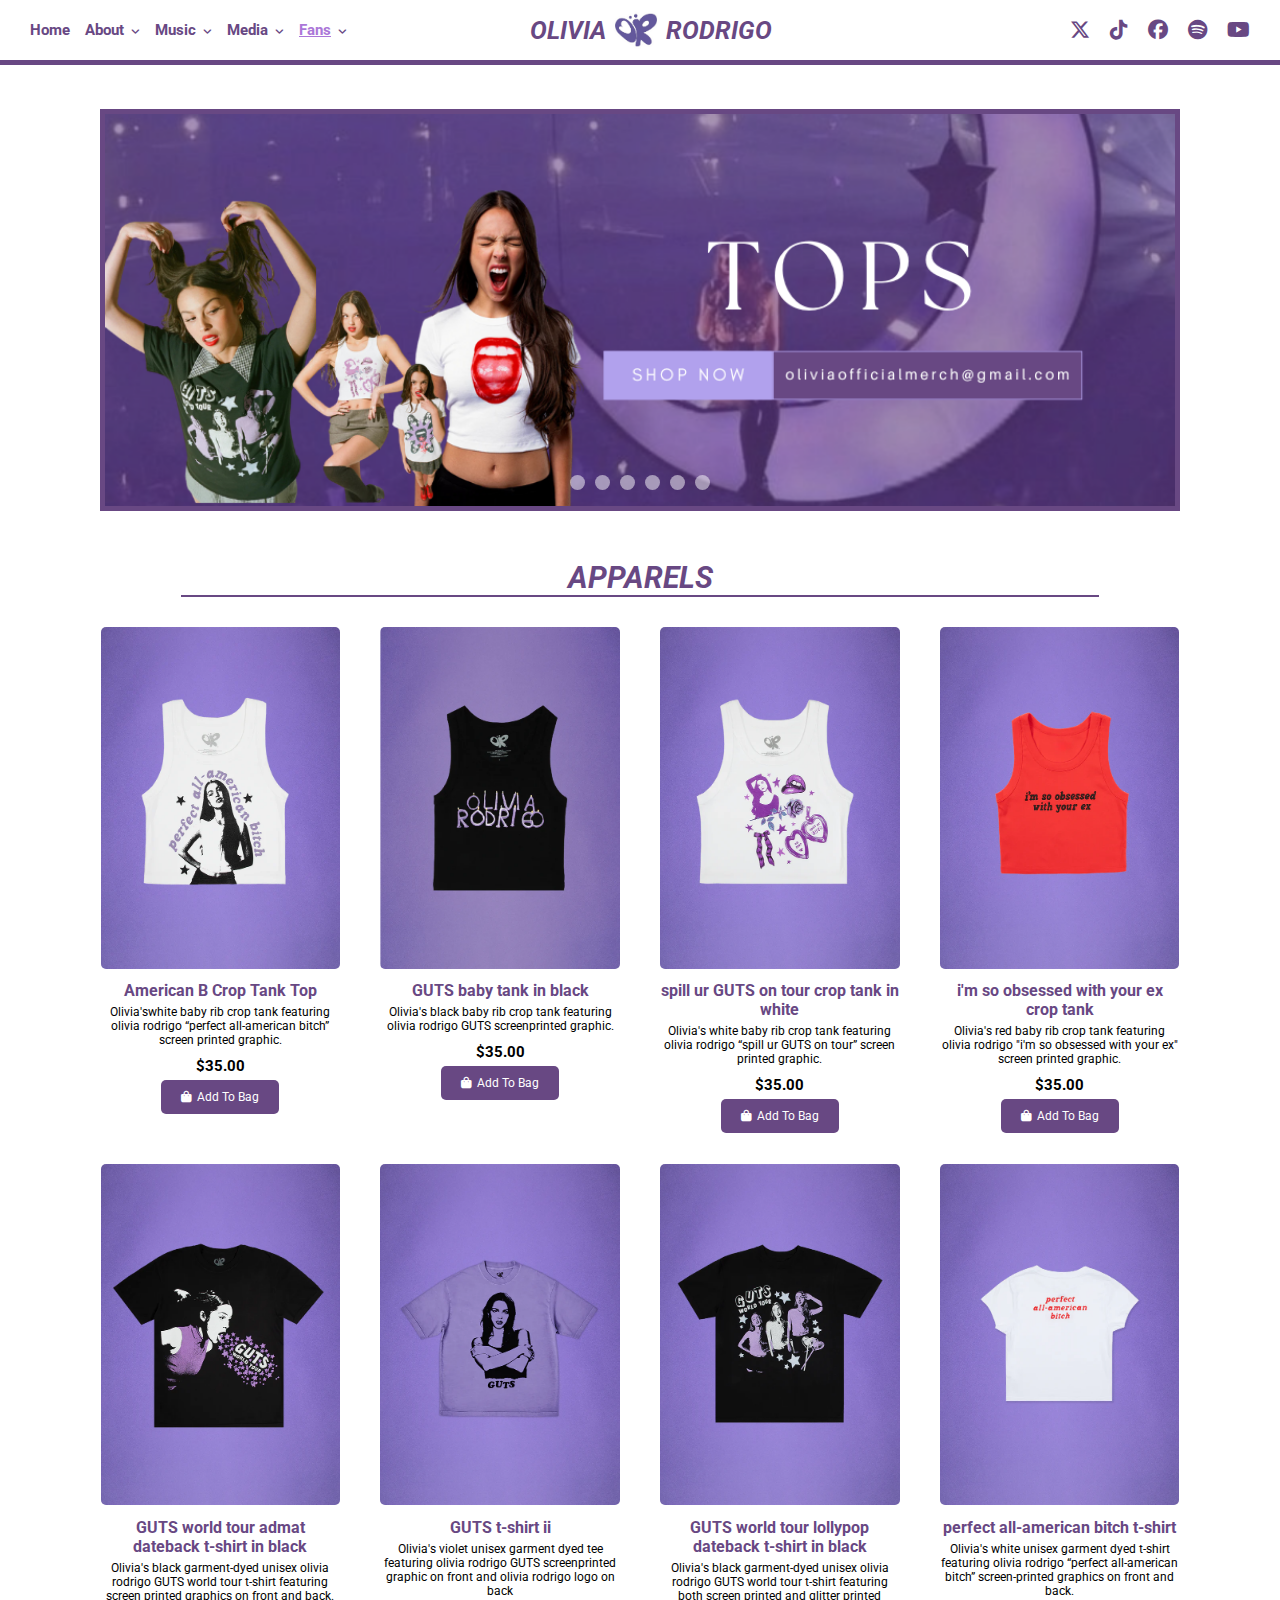
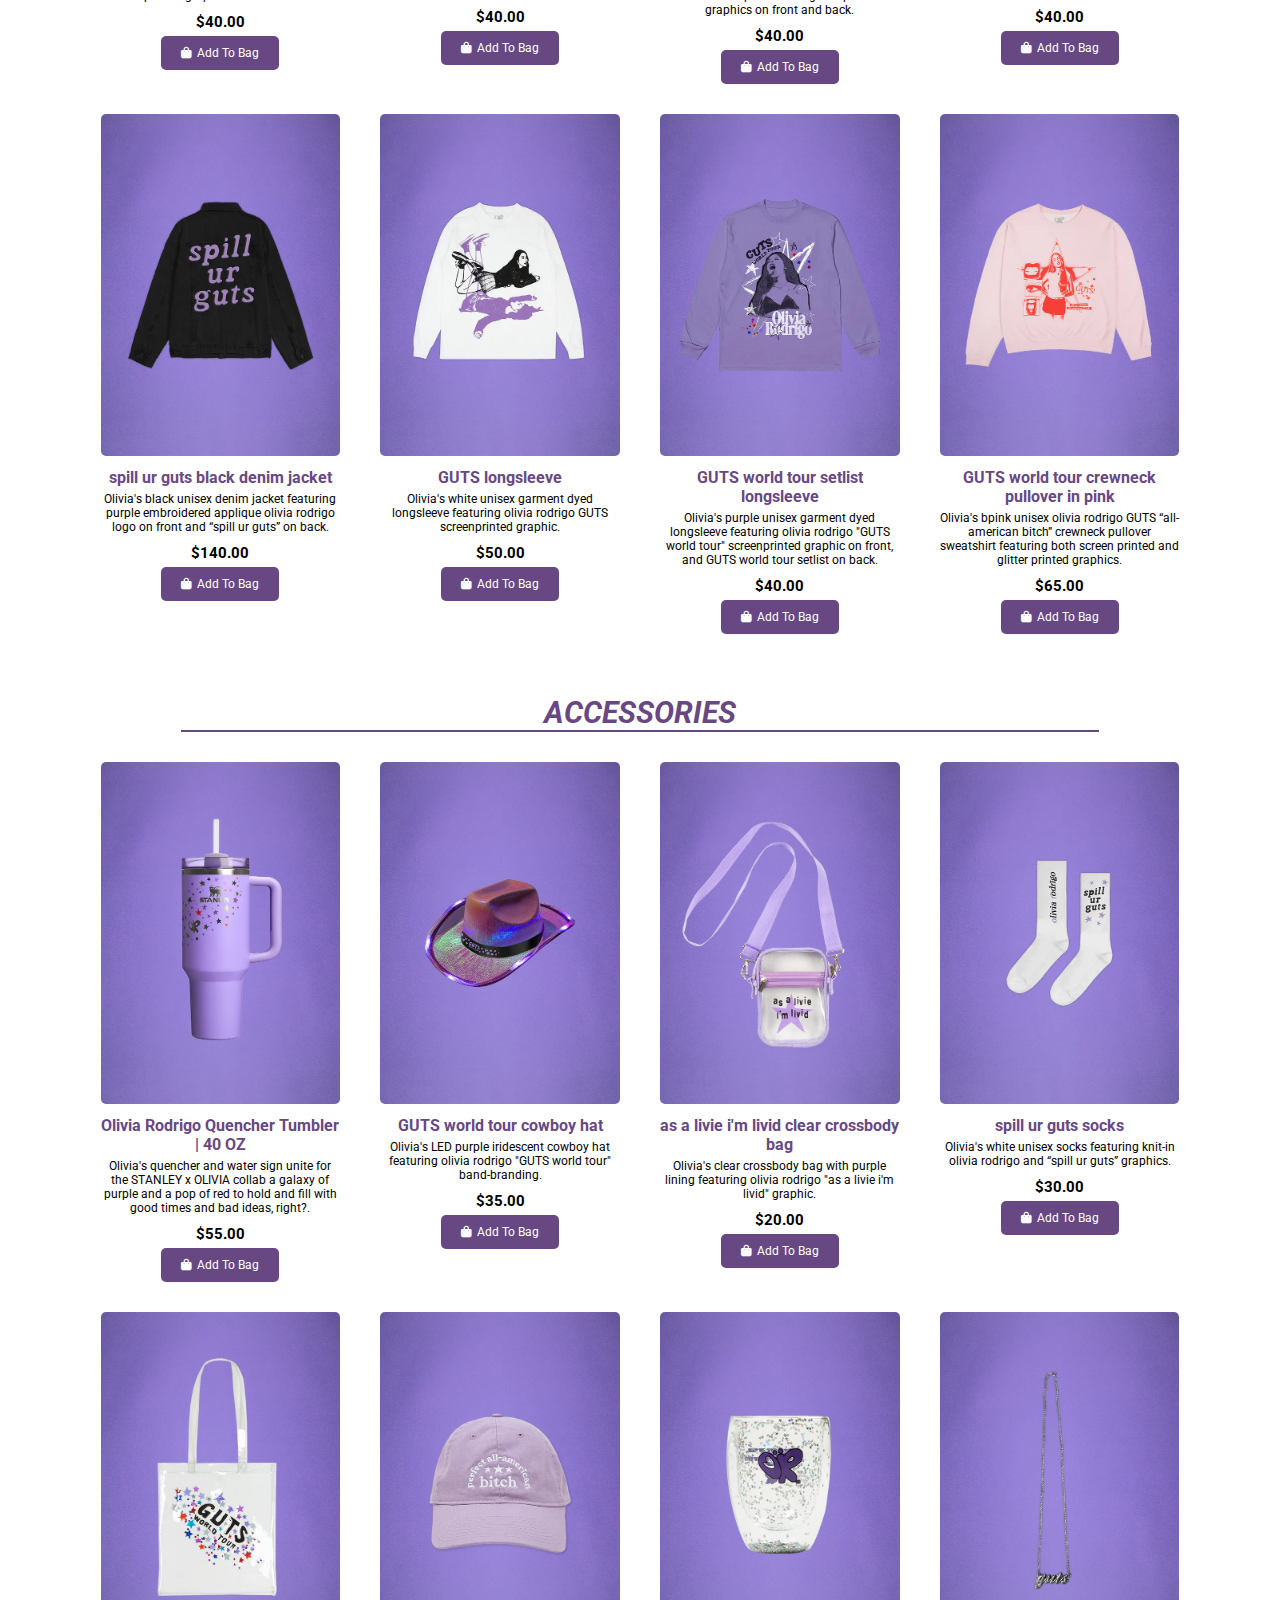
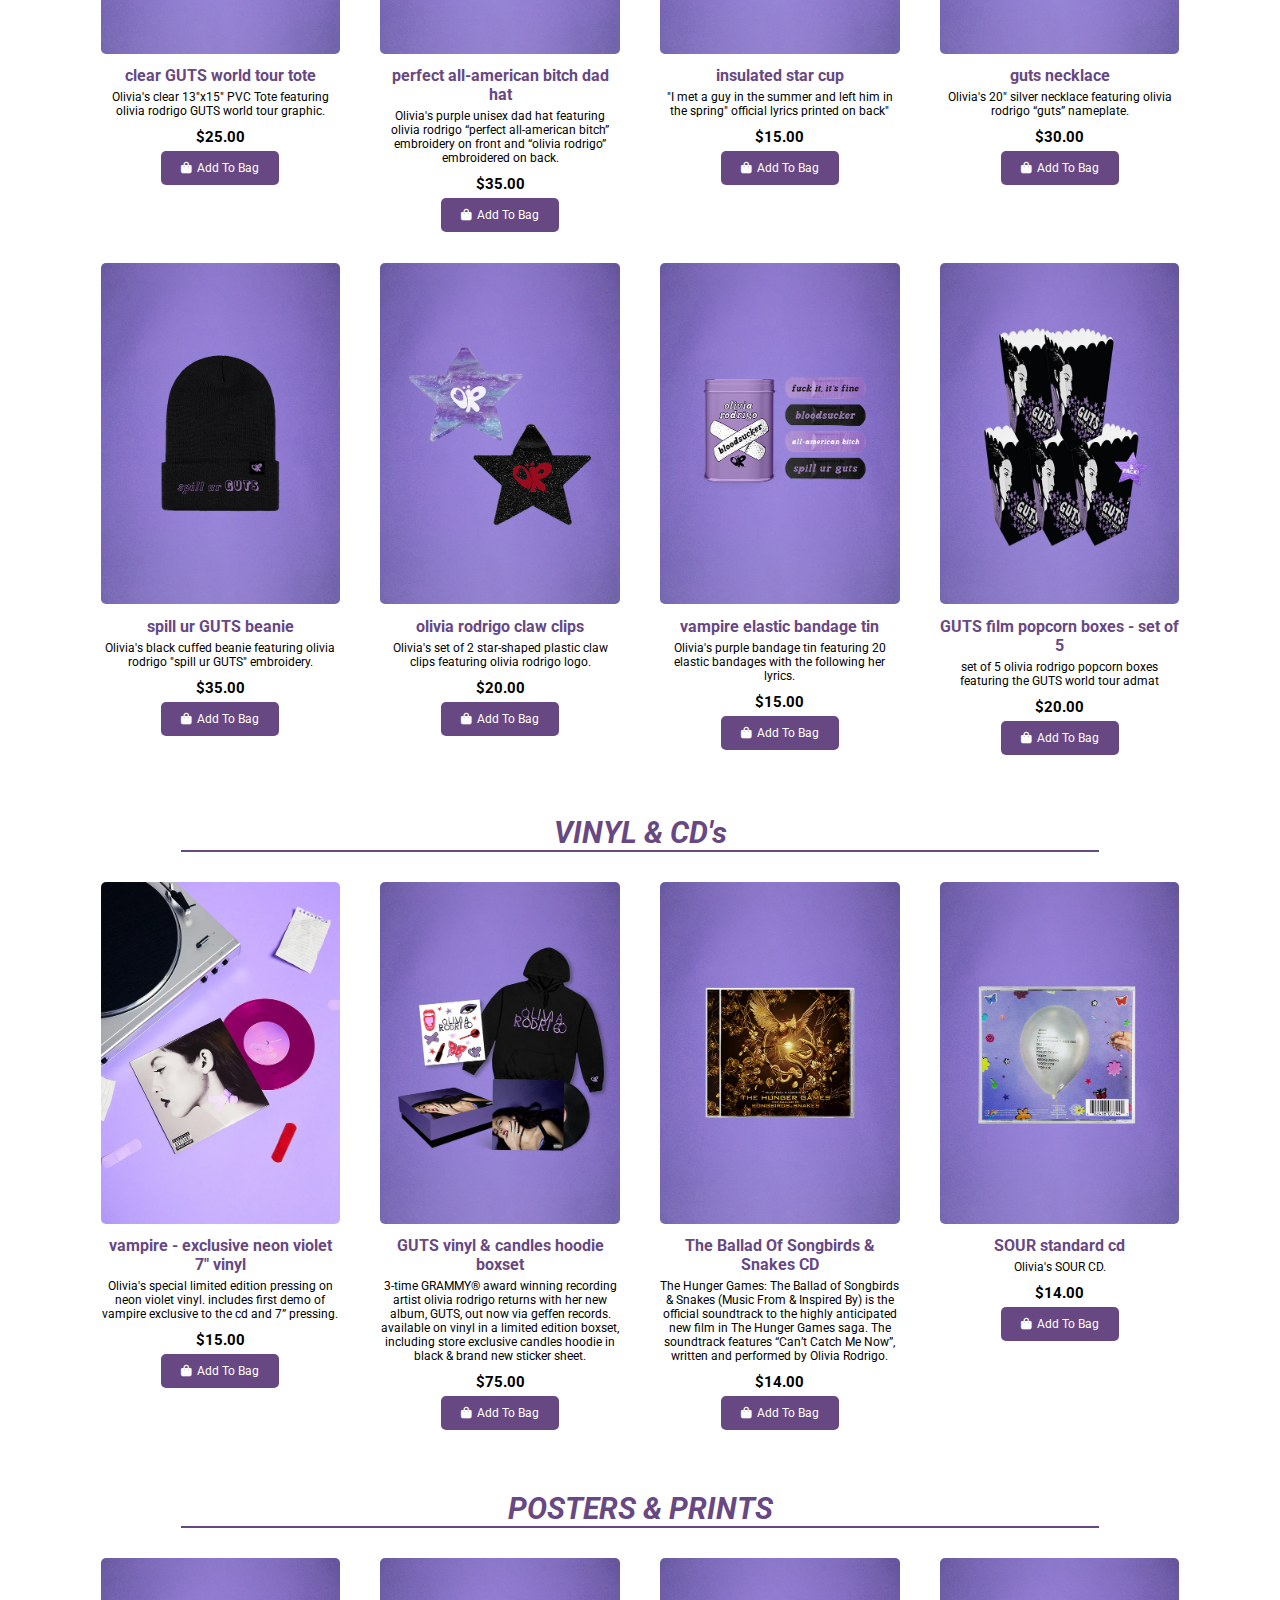
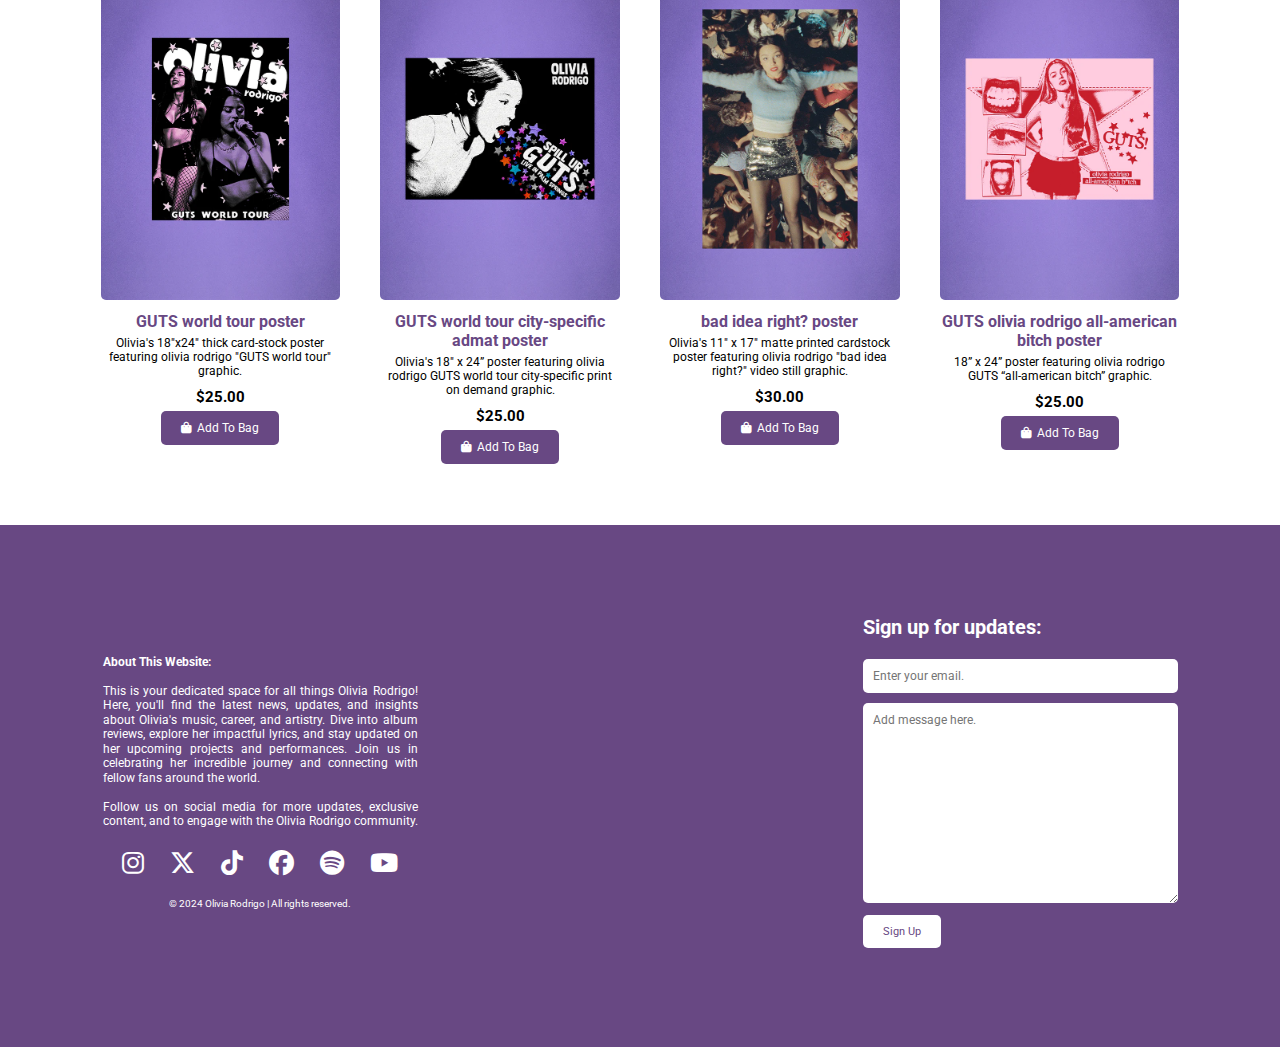
<file: merchandise.html>
<!DOCTYPE html>
<html lang="en">
    <head>
        <meta charset="UTF-8">
        <meta name="viewport" content="width=device-width, initial-scale=1.0">
        <link rel="stylesheet" href="https://cdnjs.cloudflare.com/ajax/libs/font-awesome/6.5.2/css/all.min.css">
        <link rel="icon" type="image/png" href="photos/favicon.png">
        <link rel="stylesheet" href="styles.css">
        <link rel="stylesheet" href="merchandise.css">
        <title>OR - Shop</title>
    </head>
    <body>
       
        <header>
            <nav class="navbar">
                <ul class="nav-links">
                    <li class="dropdown">
                        <div class="dropbtn-container">
                            <a href="index.html" class="dropbtn">Home</a>
                        </div>
                    </li>
                    <li class="dropdown">
                        <div class="dropbtn-container">
                            <a href="#" class="dropbtn">About</a>
                            <i class="fas fa-angle-down"></i>
                        </div>
                        <ul class="dropdown-content">
                            <li>
                                <a href="about.html">About</a>
                            </li>
                            <li>
                                <a href="contact.html">Contact</a>
                            </li>
                        </ul>
                    </li>
                    <li class="dropdown">
                        <div class="dropbtn-container">
                            <a href="#" class="dropbtn">Music</a>
                            <i class="fas fa-angle-down"></i>
                        </div>
                        <ul class="dropdown-content">
                            <li>
                                <a href="discography.html">Discography</a>
                            </li>
                            <li>
                                <a href="musicvideos.html">Music Videos</a>
                            </li>
                        </ul>
                    </li>
                    <li class="dropdown">
                        <div class="dropbtn-container">
                            <a href="#" class="dropbtn">Media</a>
                            <i class="fas fa-angle-down"></i>
                        </div>
                        <ul class="dropdown-content">
                            <li>
                                <a href="gallery.html">Gallery</a>
                            </li>
                            <li>
                                <a href="news.html">News</a>
                            </li>
                        </ul>
                    </li>
                    <li class="dropdown">
                        <div class="dropbtn-container">
                            <a href="#" class="dropbtn active">Fans</a>
                            <i class="fas fa-angle-down"></i>
                        </div>
                        <ul class="dropdown-content">
                            <li>
                                <a href="fanclub.html">Fan Club</a>
                            </li>
                            <li>
                                <a href="merchandise.html">Merchandise</a>
                            </li>
                            <li>
                                <a href="tourdates.html">Tour Dates</a>
                            </li>
                        </ul>
                    </li>
                </ul>
                <div class="logo">
                    <h1>OLIVIA <img src="photos/favicon.png" alt=""> RODRIGO </h1>
                </div>
                <div class="social-icons">
                    <a href="https://www.instagram.com/oliviarodrigo/>
                        <i class="fab fa-instagram"></i>
                    </a>
                    <a href="https://x.com/oliviarodrigo">
                        <i class="fa-brands fa-x-twitter"></i>
                    </a>
                    <a href="https://www.tiktok.com/@livbedumb?is_from_webapp=1&sender_device=pc">
                        <i class="fab fa-tiktok"></i>
                    </a>
                    <a href="https://www.facebook.com/OliviaRodrigoOfficial">
                        <i class="fab fa-facebook"></i>
                    </a>
                    <a href="https://open.spotify.com/artist/1McMsnEElThX1knmY4oliG?si=0459bfda091f4952">
                        <i class="fab fa-spotify"></i>
                    </a>
                    <a href="https://www.youtube.com/@OliviaRodrigo">
                        <i class="fab fa-youtube"></i>
                    </a>
                </div>
            </nav>
        </header>
        <div class="slider-container">
         
            <input type="radio" name="slider" id="slide1">
            <input type="radio" name="slider" id="slide2">
            <input type="radio" name="slider" id="slide3">
            <input type="radio" name="slider" id="slide4">
            <input type="radio" name="slider" id="slide5">
            <input type="radio" name="slider" id="slide6">
           
            <div class="slides">
                <div class="slide" id="s1">
                    <img src="photos/poster1.png" alt="Slide 1">
                </div>
                <div class="slide" id="s2">
                    <img src="photos/poster2.png" alt="Slide 2">
                </div>
                <div class="slide" id="s3">
                    <img src="photos/poster3.png" alt="Slide 3">
                </div>
                <div class="slide" id="s4">
                    <img src="photos/poster4.png" alt="Slide 4">
                </div>
                <div class="slide" id="s5">
                    <img src="photos/poster5.png" alt="Slide 5">
                </div>
                <div class="slide" id="s6">
                    <img src="photos/poster6.png" alt="Slide 6">
                </div>
            </div>
         
            <div class="navigation">
                <label for="slide1" class="nav-btn"></label>
                <label for="slide2" class="nav-btn"></label>
                <label for="slide3" class="nav-btn"></label>
                <label for="slide4" class="nav-btn"></label>
                <label for="slide5" class="nav-btn"></label>
                <label for="slide6" class="nav-btn"></label>
            </div>
        </div>
       
        <section class="features">
            <h2 class="heading">APPARELS</h2>
            <div class="box-container">
                <div class="box">
                    <img src="photos/top1.jpg" alt="">
                    <h3>American B Crop Tank Top</h3>
                    <p>Olivia'swhite baby rib crop tank featuring olivia rodrigo “perfect all-american bitch” screen printed graphic.</p>
                    <p style="font-size: 15px; font-weight: bold; margin-bottom: 1em;">$35.00</p>
                    <a href="#" class="btn">
                        <i class="fas fa-shopping-bag" style="margin-right: 5px;"></i>Add to Bag </a>
                </div>
                <div class="box">
                    <img src="photos/top2.jpg" alt="">
                    <h3>GUTS baby tank in black</h3>
                    <p>Olivia's black baby rib crop tank featuring olivia rodrigo GUTS screenprinted graphic.</p>
                    <p style="font-size: 15px; font-weight: bold; margin-bottom: 1em;">$35.00</p>
                    <a href="#" class="btn">
                        <i class="fas fa-shopping-bag" style="margin-right: 5px;"></i>Add to Bag </a>
                </div>
                <div class="box">
                    <img src="photos/top3.jpg" alt="">
                    <h3>spill ur GUTS on tour crop tank in white</h3>
                    <p>Olivia's white baby rib crop tank featuring olivia rodrigo “spill ur GUTS on tour” screen printed graphic.</p>
                    <p style="font-size: 15px; font-weight: bold; margin-bottom: 1em;">$35.00</p>
                    <a href="#" class="btn">
                        <i class="fas fa-shopping-bag" style="margin-right: 5px;"></i>Add to Bag </a>
                </div>
                <div class="box">
                    <img src="photos/top4.jpg" alt="">
                    <h3>i'm so obsessed with your ex crop tank</h3>
                    <p>Olivia's red baby rib crop tank featuring olivia rodrigo "i'm so obsessed with your ex" screen printed graphic.</p>
                    <p style="font-size: 15px; font-weight: bold; margin-bottom: 1em;">$35.00</p>
                    <a href="#" class="btn">
                        <i class="fas fa-shopping-bag" style="margin-right: 5px;"></i>Add to Bag </a>
                </div>
                <div class="box">
                    <img src="photos/top5.jpg" alt="">
                    <h3>GUTS world tour admat dateback t-shirt in black</h3>
                    <p>Olivia's black garment-dyed unisex olivia rodrigo GUTS world tour t-shirt featuring screen printed graphics on front and back.</p>
                    <p style="font-size: 15px; font-weight: bold; margin-bottom: 1em;">$40.00</p>
                    <a href="#" class="btn">
                        <i class="fas fa-shopping-bag" style="margin-right: 5px;"></i>Add to Bag </a>
                </div>
                <div class="box">
                    <img src="photos/top6.jpg" alt="">
                    <h3>GUTS t-shirt ii</h3>
                    <p>Olivia's violet unisex garment dyed tee featuring olivia rodrigo GUTS screenprinted graphic on front and olivia rodrigo logo on back</p>
                    <p style="font-size: 15px; font-weight: bold; margin-bottom: 1em;">$40.00</p>
                    <a href="#" class="btn">
                        <i class="fas fa-shopping-bag" style="margin-right: 5px;"></i>Add to Bag </a>
                </div>
                <div class="box">
                    <img src="photos/top7.jpg" alt="">
                    <h3>GUTS world tour lollypop dateback t-shirt in black</h3>
                    <p>Olivia's black garment-dyed unisex olivia rodrigo GUTS world tour t-shirt featuring both screen printed and glitter printed graphics on front and back.</p>
                    <p style="font-size: 15px; font-weight: bold; margin-bottom: 1em;">$40.00</p>
                    <a href="#" class="btn">
                        <i class="fas fa-shopping-bag" style="margin-right: 5px;"></i>Add to Bag </a>
                </div>
                <div class="box">
                    <img src="photos/top8.jpg" alt="">
                    <h3>perfect all-american bitch t-shirt</h3>
                    <p>Olivia's white unisex garment dyed t-shirt featuring olivia rodrigo “perfect all-american bitch” screen-printed graphics on front and back.</p>
                    <p style="font-size: 15px; font-weight: bold; margin-bottom: 1em;">$40.00</p>
                    <a href="#" class="btn">
                        <i class="fas fa-shopping-bag" style="margin-right: 5px;"></i>Add to Bag </a>
                </div>
                <div class="box">
                    <img src="photos/hoodie1.jpg" alt="">
                    <h3>spill ur guts black denim jacket</h3>
                    <p>Olivia's black unisex denim jacket featuring purple embroidered applique olivia rodrigo logo on front and “spill ur guts” on back.</p>
                    <p style="font-size: 15px; font-weight: bold; margin-bottom: 1em;">$140.00</p>
                    <a href="#" class="btn">
                        <i class="fas fa-shopping-bag" style="margin-right: 5px;"></i>Add to Bag </a>
                </div>
                <div class="box">
                    <img src="photos/hoodie2.jpg" alt="">
                    <h3>GUTS longsleeve</h3>
                    <p>Olivia's white unisex garment dyed longsleeve featuring olivia rodrigo GUTS screenprinted graphic.</p>
                    <p style="font-size: 15px; font-weight: bold; margin-bottom: 1em;">$50.00</p>
                    <a href="#" class="btn">
                        <i class="fas fa-shopping-bag" style="margin-right: 5px;"></i>Add to Bag </a>
                </div>
                <div class="box">
                    <img src="photos/hoodie3.jpg" alt="">
                    <h3>GUTS world tour setlist longsleeve</h3>
                    <p>Olivia's purple unisex garment dyed longsleeve featuring olivia rodrigo "GUTS world tour" screenprinted graphic on front, and GUTS world tour setlist on back.</p>
                    <p style="font-size: 15px; font-weight: bold; margin-bottom: 1em;">$40.00</p>
                    <a href="#" class="btn">
                        <i class="fas fa-shopping-bag" style="margin-right: 5px;"></i>Add to Bag </a>
                </div>
                <div class="box">
                    <img src="photos/hoodie4.jpg" alt="">
                    <h3>GUTS world tour crewneck pullover in pink</h3>
                    <p>Olivia's bpink unisex olivia rodrigo GUTS “all-american bitch” crewneck pullover sweatshirt featuring both screen printed and glitter printed graphics.</p>
                    <p style="font-size: 15px; font-weight: bold; margin-bottom: 1em;">$65.00</p>
                    <a href="#" class="btn">
                        <i class="fas fa-shopping-bag" style="margin-right: 5px;"></i>Add to Bag </a>
                </div>
            </div>
           
            <h2 class="heading" style="margin-top: 5rem;">ACCESSORIES</h2>
            <div class="box-container">
                <div class="box">
                    <img src="photos/product1.jpg" alt="">
                    <h3>Olivia Rodrigo Quencher Tumbler | 40 OZ</h3>
                    <p>Olivia's quencher and water sign unite for the STANLEY x OLIVIA collab a galaxy of purple and a pop of red to hold and fill with good times and bad ideas, right?.</p>
                    <p style="font-size: 15px; font-weight: bold; margin-bottom: 1em;">$55.00</p>
                    <a href="#" class="btn">
                        <i class="fas fa-shopping-bag" style="margin-right: 5px;"></i>Add to Bag </a>
                </div>
                <div class="box">
                    <img src="photos/product2.jpg" alt="">
                    <h3>GUTS world tour cowboy hat</h3>
                    <p>Olivia's LED purple iridescent cowboy hat featuring olivia rodrigo "GUTS world tour" band-branding.</p>
                    <p style="font-size: 15px; font-weight: bold; margin-bottom: 1em;">$35.00</p>
                    <a href="#" class="btn">
                        <i class="fas fa-shopping-bag" style="margin-right: 5px;"></i>Add to Bag </a>
                </div>
                <div class="box">
                    <img src="photos/product3.jpg" alt="">
                    <h3>as a livie i'm livid clear crossbody bag</h3>
                    <p>Olivia's clear crossbody bag with purple lining featuring olivia rodrigo "as a livie i'm livid" graphic.</p>
                    <p style="font-size: 15px; font-weight: bold; margin-bottom: 1em;">$20.00</p>
                    <a href="#" class="btn">
                        <i class="fas fa-shopping-bag" style="margin-right: 5px;"></i>Add to Bag </a>
                </div>
                <div class="box">
                    <img src="photos/product4.jpg" alt="">
                    <h3>spill ur guts socks</h3>
                    <p>Olivia's white unisex socks featuring knit-in olivia rodrigo and “spill ur guts” graphics.</p>
                    <p style="font-size: 15px; font-weight: bold; margin-bottom: 1em;">$30.00</p>
                    <a href="#" class="btn">
                        <i class="fas fa-shopping-bag" style="margin-right: 5px;"></i>Add to Bag </a>
                </div>
                <div class="box">
                    <img src="photos/product5.jpg" alt="">
                    <h3>clear GUTS world tour tote</h3>
                    <p>Olivia's clear 13"x15" PVC Tote featuring olivia rodrigo GUTS world tour graphic.</p>
                    <p style="font-size: 15px; font-weight: bold; margin-bottom: 1em;">$25.00</p>
                    <a href="#" class="btn">
                        <i class="fas fa-shopping-bag" style="margin-right: 5px;"></i>Add to Bag </a>
                </div>
                <div class="box">
                    <img src="photos/product6.jpg" alt="">
                    <h3>perfect all-american bitch dad hat</h3>
                    <p>Olivia's purple unisex dad hat featuring olivia rodrigo “perfect all-american bitch” embroidery on front and “olivia rodrigo” embroidered on back.</p>
                    <p style="font-size: 15px; font-weight: bold; margin-bottom: 1em;">$35.00</p>
                    <a href="#" class="btn">
                        <i class="fas fa-shopping-bag" style="margin-right: 5px;"></i>Add to Bag </a>
                </div>
                <div class="box">
                    <img src="photos/product7.jpg" alt="">
                    <h3>insulated star cup</h3>
                    <p>"I met a guy in the summer and left him in the spring" official lyrics printed on back"</p>
                    <p style="font-size: 15px; font-weight: bold; margin-bottom: 1em;">$15.00</p>
                    <a href="#" class="btn">
                        <i class="fas fa-shopping-bag" style="margin-right: 5px;"></i>Add to Bag </a>
                </div>
                <div class="box">
                    <img src="photos/product8.jpg" alt="">
                    <h3>guts necklace</h3>
                    <p>Olivia's 20" silver necklace featuring olivia rodrigo “guts” nameplate.</p>
                    <p style="font-size: 15px; font-weight: bold; margin-bottom: 1em;">$30.00</p>
                    <a href="#" class="btn">
                        <i class="fas fa-shopping-bag" style="margin-right: 5px;"></i>Add to Bag </a>
                </div>
                <div class="box">
                    <img src="photos/product9.jpg" alt="">
                    <h3>spill ur GUTS beanie</h3>
                    <p>Olivia's black cuffed beanie featuring olivia rodrigo "spill ur GUTS" embroidery.</p>
                    <p style="font-size: 15px; font-weight: bold; margin-bottom: 1em;">$35.00</p>
                    <a href="#" class="btn">
                        <i class="fas fa-shopping-bag" style="margin-right: 5px;"></i>Add to Bag </a>
                </div>
                <div class="box">
                    <img src="photos/product10.jpg" alt="">
                    <h3>olivia rodrigo claw clips</h3>
                    <p>Olivia's set of 2 star-shaped plastic claw clips featuring olivia rodrigo logo.</p>
                    <p style="font-size: 15px; font-weight: bold; margin-bottom: 1em;">$20.00</p>
                    <a href="#" class="btn">
                        <i class="fas fa-shopping-bag" style="margin-right: 5px;"></i>Add to Bag </a>
                </div>
                <div class="box">
                    <img src="photos/product11.jpg" alt="">
                    <h3>vampire elastic bandage tin</h3>
                    <p>Olivia's purple bandage tin featuring 20 elastic bandages with the following her lyrics.</p>
                    <p style="font-size: 15px; font-weight: bold; margin-bottom: 1em;">$15.00</p>
                    <a href="#" class="btn">
                        <i class="fas fa-shopping-bag" style="margin-right: 5px;"></i>Add to Bag </a>
                </div>
                <div class="box">
                    <img src="photos/product12.jpg" alt="">
                    <h3>GUTS film popcorn boxes - set of 5</h3>
                    <p>set of 5 olivia rodrigo popcorn boxes featuring the GUTS world tour admat</p>
                    <p style="font-size: 15px; font-weight: bold; margin-bottom: 1em;">$20.00</p>
                    <a href="#" class="btn">
                        <i class="fas fa-shopping-bag" style="margin-right: 5px;"></i>Add to Bag </a>
                </div>
            </div>
           
            <h2 class="heading" style="margin-top: 5rem;">VINYL & CD's</h2>
            <div class="box-container">
                <div class="box">
                    <img src="photos/vinyl1.jpg" alt="">
                    <h3>vampire - exclusive neon violet 7" vinyl</h3>
                    <p>Olivia's special limited edition pressing on neon violet vinyl. includes first demo of vampire exclusive to the cd and 7” pressing.</p>
                    <p style="font-size: 15px; font-weight: bold; margin-bottom: 1em;">$15.00</p>
                    <a href="#" class="btn">
                        <i class="fas fa-shopping-bag" style="margin-right: 5px;"></i>Add to Bag </a>
                </div>
                <div class="box">
                    <img src="photos/vinyl2.jpg" alt="">
                    <h3>GUTS vinyl & candles hoodie boxset</h3>
                    <p>3-time GRAMMY® award winning recording artist olivia rodrigo returns with her new album, GUTS, out now via geffen records. available on vinyl in a limited edition boxset, including store exclusive candles hoodie in black & brand new sticker sheet.</p>
                    <p style="font-size: 15px; font-weight: bold; margin-bottom: 1em;">$75.00</p>
                    <a href="#" class="btn">
                        <i class="fas fa-shopping-bag" style="margin-right: 5px;"></i>Add to Bag </a>
                </div>
                <div class="box">
                    <img src="photos/cd1.jpg" alt="">
                    <h3>The Ballad Of Songbirds & Snakes CD</h3>
                    <p>The Hunger Games: The Ballad of Songbirds & Snakes (Music From & Inspired By) is the official soundtrack to the highly anticipated new film in The Hunger Games saga. The soundtrack features “Can’t Catch Me Now”, written and performed by Olivia Rodrigo. </p>
                    <p style="font-size: 15px; font-weight: bold; margin-bottom: 1em;">$14.00</p>
                    <a href="#" class="btn">
                        <i class="fas fa-shopping-bag" style="margin-right: 5px;"></i>Add to Bag </a>
                </div>
                <div class="box">
                    <img src="photos/cd2.jpg" alt="">
                    <h3>SOUR standard cd</h3>
                    <p>Olivia's SOUR CD.</p>
                    <p style="font-size: 15px; font-weight: bold; margin-bottom: 1em;">$14.00</p>
                    <a href="#" class="btn">
                        <i class="fas fa-shopping-bag" style="margin-right: 5px;"></i>Add to Bag </a>
                </div>
            </div>
         
            <h2 class="heading" style="margin-top: 5rem;">POSTERS & PRINTS</h2>
            <div class="box-container">
                <div class="box">
                    <img src="photos/prints1.jpg" alt="">
                    <h3>GUTS world tour poster</h3>
                    <p>Olivia's 18"x24" thick card-stock poster featuring olivia rodrigo "GUTS world tour" graphic.</p>
                    <p style="font-size: 15px; font-weight: bold; margin-bottom: 1em;">$25.00</p>
                    <a href="#" class="btn">
                        <i class="fas fa-shopping-bag" style="margin-right: 5px;"></i>Add to Bag </a>
                </div>
                <div class="box">
                    <img src="photos/prints2.jpg" alt="">
                    <h3>GUTS world tour city-specific admat poster</h3>
                    <p>Olivia's 18" x 24” poster featuring olivia rodrigo GUTS world tour city-specific print on demand graphic.</p>
                    <p style="font-size: 15px; font-weight: bold; margin-bottom: 1em;">$25.00</p>
                    <a href="#" class="btn">
                        <i class="fas fa-shopping-bag" style="margin-right: 5px;"></i>Add to Bag </a>
                </div>
                <div class="box">
                    <img src="photos/prints3.jpg" alt="">
                    <h3>bad idea right? poster</h3>
                    <p>Olivia's 11" x 17" matte printed cardstock poster featuring olivia rodrigo "bad idea right?" video still graphic.</p>
                    <p style="font-size: 15px; font-weight: bold; margin-bottom: 1em;">$30.00</p>
                    <a href="#" class="btn">
                        <i class="fas fa-shopping-bag" style="margin-right: 5px;"></i>Add to Bag </a>
                </div>
                <div class="box">
                    <img src="photos/prints4.jpg" alt="">
                    <h3>GUTS olivia rodrigo all-american bitch poster</h3>
                    <p>18” x 24” poster featuring olivia rodrigo GUTS “all-american bitch” graphic.</p>
                    <p style="font-size: 15px; font-weight: bold; margin-bottom: 1em;">$25.00</p>
                    <a href="#" class="btn">
                        <i class="fas fa-shopping-bag" style="margin-right: 5px;"></i>Add to Bag </a>
                </div>
            </div>
        </section>
      
        <footer class="footer">
            <div class="footer-container">
                <div class="social-icons1">
                    <p id="about">
                        <strong>About This Website:</strong>
                        <br>
                        <br> This is your dedicated space for all things Olivia Rodrigo! Here, you'll find the latest news, updates, and insights about Olivia's music, career, and artistry. Dive into album reviews, explore her impactful lyrics, and stay updated on her upcoming projects and performances. Join us in celebrating her incredible journey and connecting with fellow fans around the world. <br>
                        <br> Follow us on social media for more updates, exclusive content, and to engage with the Olivia Rodrigo community.
                    </p>
                    <a href="https://www.instagram.com/oliviarodrigo/">
                        <i class="fab fa-instagram"></i>
                    </a>
                    <a href="https://x.com/oliviarodrigo">
                        <i class="fa-brands fa-x-twitter"></i>
                    </a>
                    <a href="https://www.tiktok.com/@livbedumb?is_from_webapp=1&sender_device=pc">
                        <i class="fab fa-tiktok"></i>
                    </a>
                    <a href="https://www.facebook.com/OliviaRodrigoOfficial">
                        <i class="fab fa-facebook"></i>
                    </a>
                    <a href="https://open.spotify.com/artist/1McMsnEElThX1knmY4oliG?si=0459bfda091f4952">
                        <i class="fab fa-spotify"></i>
                    </a>
                    <a href="https://www.youtube.com/@OliviaRodrigo">
                        <i class="fab fa-youtube"></i>
                    </a>
                    <p>&copy; 2024 Olivia Rodrigo | All rights reserved.</p>
                </div>
                <div class="spotify-embed">
                    <iframe src="https://open.spotify.com/embed/artist/1McMsnEElThX1knmY4oliG?utm_source=generator&theme=0" frameBorder="0" allowfullscreen="" allow="autoplay; clipboard-write; encrypted-media; fullscreen; picture-in-picture" loading="lazy"></iframe>
                </div>
                <div class="email-signup">
                    <h3>Sign up for updates:</h3>
                    <form action="#" method="post">
                        <input type="email" name="email" placeholder="Enter your email." required>
                        <textarea name="message" placeholder="Add message here."></textarea>
                        <button type="submit">Sign Up</button>
                    </form>
                </div>
            </div>
        </footer>
    </body>
</html>
</file>
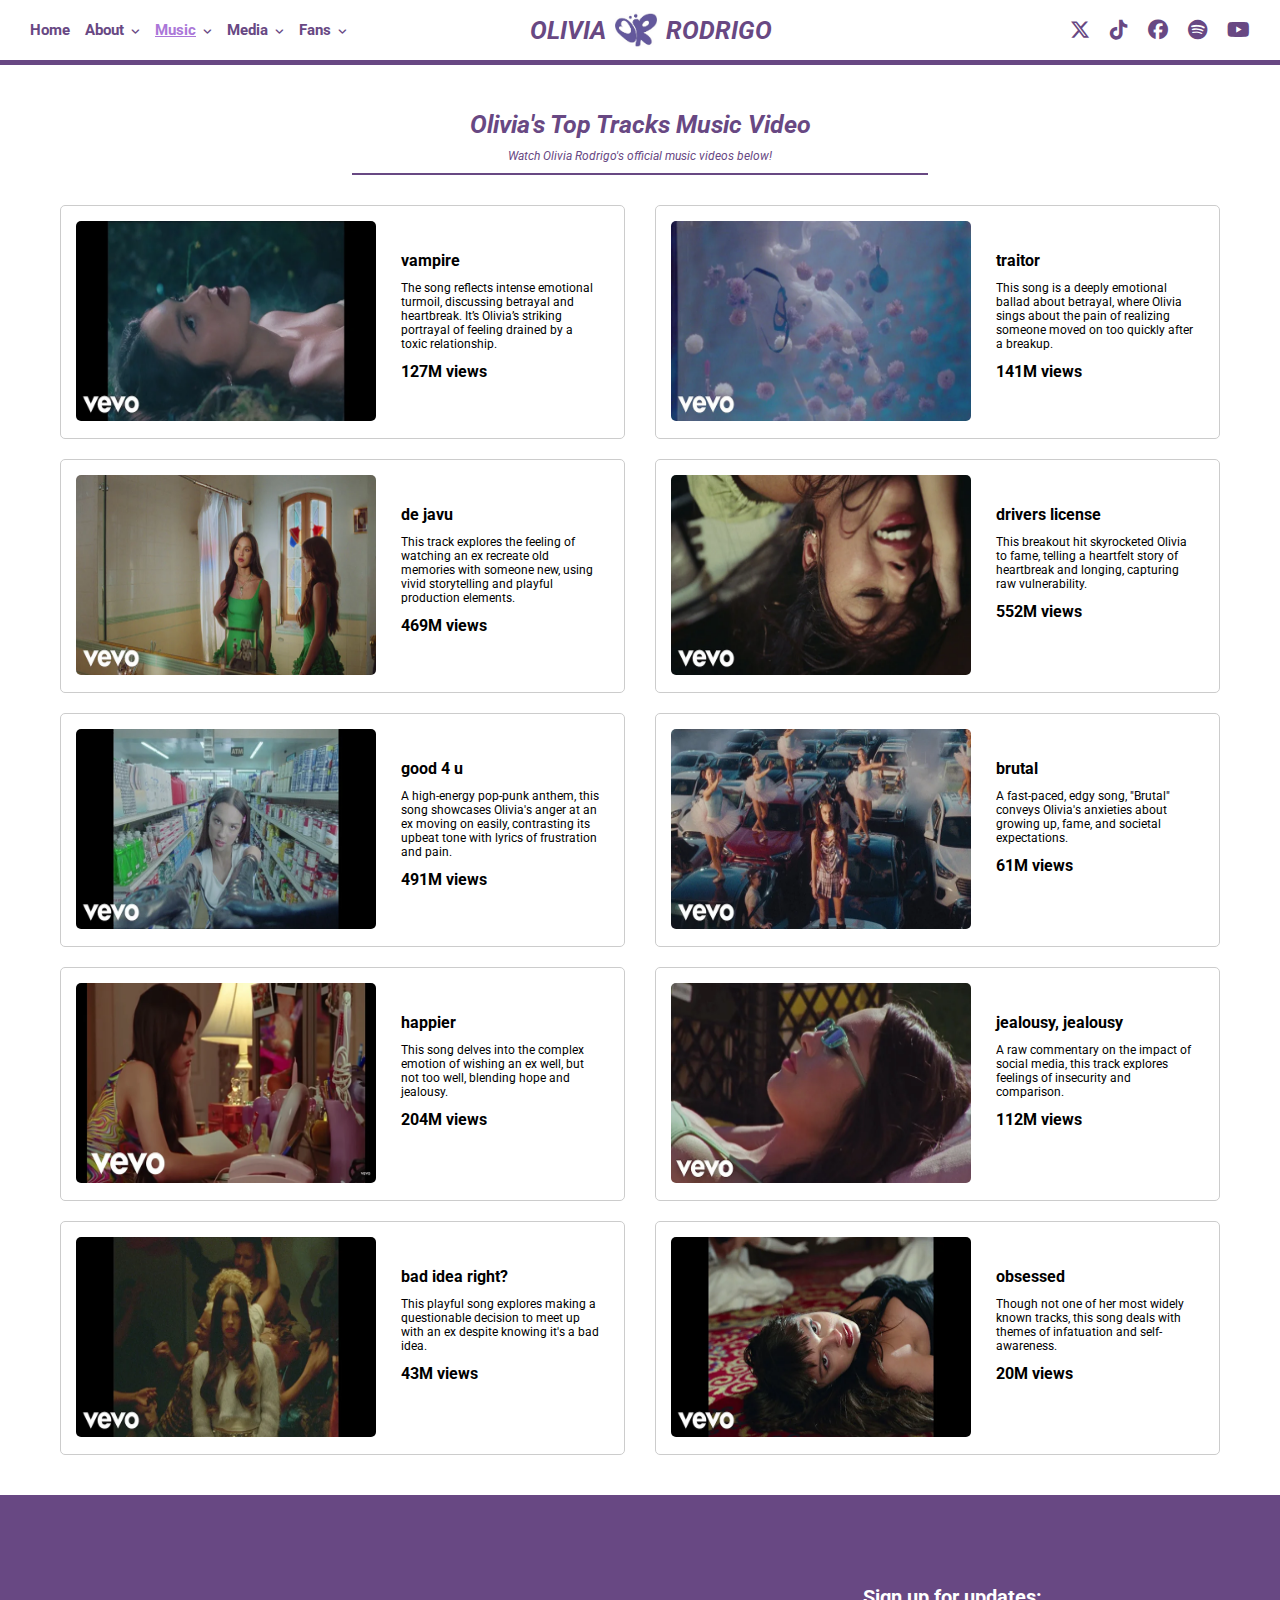
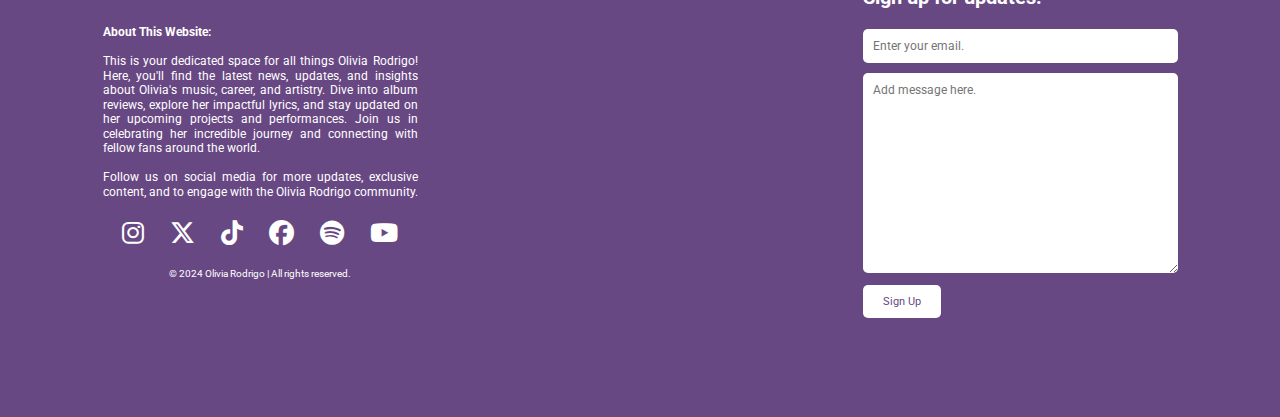
<file: musicvideos.html>
<!DOCTYPE html>
<html lang="en">
    <head>
        <meta charset="UTF-8">
        <meta name="viewport" content="width=device-width, initial-scale=1.0">
        <link rel="stylesheet" href="https://cdnjs.cloudflare.com/ajax/libs/font-awesome/6.5.2/css/all.min.css">
        <link rel="icon" type="image/png" href="photos/favicon.png">
        <link rel="stylesheet" href="styles.css">
        <link rel="stylesheet" href="musicvideos.css">
        <title>OR - Music</title>
    </head>
    <body>
       
        <header>
            <nav class="navbar">
                <ul class="nav-links">
                    <li class="dropdown">
                        <div class="dropbtn-container">
                            <a href="index.html" class="dropbtn">Home</a>
                        </div>
                    </li>
                    <li class="dropdown">
                        <div class="dropbtn-container">
                            <a href="#" class="dropbtn">About</a>
                            <i class="fas fa-angle-down"></i>
                        </div>
                        <ul class="dropdown-content">
                            <li>
                                <a href="about.html">About</a>
                            </li>
                            <li>
                                <a href="contact.html">Contact</a>
                            </li>
                        </ul>
                    </li>
                    <li class="dropdown">
                        <div class="dropbtn-container">
                            <a href="#" class="dropbtn active">Music</a>
                            <i class="fas fa-angle-down"></i>
                        </div>
                        <ul class="dropdown-content">
                            <li>
                                <a href="discography.html">Discography</a>
                            </li>
                            <li>
                                <a href="musicvideos.html">Music Videos</a>
                            </li>
                        </ul>
                    </li>
                    <li class="dropdown">
                        <div class="dropbtn-container">
                            <a href="#" class="dropbtn">Media</a>
                            <i class="fas fa-angle-down"></i>
                        </div>
                        <ul class="dropdown-content">
                            <li>
                                <a href="gallery.html">Gallery</a>
                            </li>
                            <li>
                                <a href="news.html">News</a>
                            </li>
                        </ul>
                    </li>
                    <li class="dropdown">
                        <div class="dropbtn-container">
                            <a href="#" class="dropbtn">Fans</a>
                            <i class="fas fa-angle-down"></i>
                        </div>
                        <ul class="dropdown-content">
                            <li>
                                <a href="fanclub.html">Fan Club</a>
                            </li>
                            <li>
                                <a href="merchandise.html">Merchandise</a>
                            </li>
                            <li>
                                <a href="tourdates.html">Tour Dates</a>
                            </li>
                        </ul>
                    </li>
                </ul>
                <div class="logo">
                    <h1>OLIVIA <img src="photos/favicon.png" alt=""> RODRIGO </h1>
                </div>
                <div class="social-icons">
                    <a href="https://www.instagram.com/oliviarodrigo/>
                        <i class="fab fa-instagram"></i>
                    </a>
                    <a href="https://x.com/oliviarodrigo">
                        <i class="fa-brands fa-x-twitter"></i>
                    </a>
                    <a href="https://www.tiktok.com/@livbedumb?is_from_webapp=1&sender_device=pc">
                        <i class="fab fa-tiktok"></i>
                    </a>
                    <a href="https://www.facebook.com/OliviaRodrigoOfficial">
                        <i class="fab fa-facebook"></i>
                    </a>
                    <a href="https://open.spotify.com/artist/1McMsnEElThX1knmY4oliG?si=0459bfda091f4952">
                        <i class="fab fa-spotify"></i>
                    </a>
                    <a href="https://www.youtube.com/@OliviaRodrigo">
                        <i class="fab fa-youtube"></i>
                    </a>
                </div>
            </nav>
        </header>
        <section class="welcome">
            <h1>Olivia's Top Tracks Music Video</h1>
            <p>Watch Olivia Rodrigo's official music videos below!</p>
        </section>
        <section id="music-videos">
            <ul id="videoList">
                <li>
                    <div class="video-container">
                        <a href="https://youtu.be/RlPNh_PBZb4?si=tzuvWMfdyohUKSy8" target="_blank">
                            <img src="photos/vampire.png" alt="Olivia Rodrigo Video">
                        </a>
                        <div class="video-description">
                            <p>
                                <strong>vampire</strong>
                            </p>
                            <br>
                            <p>The song reflects intense emotional turmoil, discussing betrayal and heartbreak. It’s Olivia’s striking portrayal of feeling drained by a toxic relationship. </p>
                            <br>
                            <p>
                                <strong>127M views</strong>
                            </p>
                        </div>
                    </div>
                </li>
                <li>
                    <div class="video-container">
                        <a href="https://youtu.be/CRrf3h9vhp8?si=pKDaexdEjk-aUL3m" target="_blank">
                            <img src="photos/traitor.png" alt="Olivia Rodrigo Video">
                        </a>
                        <div class="video-description">
                            <p>
                                <strong>traitor</strong>
                            </p>
                            <br>
                            <p>This song is a deeply emotional ballad about betrayal, where Olivia sings about the pain of realizing someone moved on too quickly after a breakup. </p>
                            <br>
                            <p>
                                <strong>141M views</strong>
                            </p>
                        </div>
                    </div>
                </li>
                <li>
                    <div class="video-container">
                        <a href="https://youtu.be/cii6ruuycQA?si=WqRPQB2rtD00fetp" target="_blank">
                            <img src="photos/dejavu.png" alt="Olivia Rodrigo Video">
                        </a>
                        <div class="video-description">
                            <p>
                                <strong>de javu</strong>
                            </p>
                            <br>
                            <p>This track explores the feeling of watching an ex recreate old memories with someone new, using vivid storytelling and playful production elements. </p>
                            <br>
                            <p>
                                <strong>469M views</strong>
                            </p>
                        </div>
                    </div>
                </li>
                <li>
                    <div class="video-container">
                        <a href="https://youtu.be/ZmDBbnmKpqQ?si=rGG1ahUwz7CEwg2Q" target="_blank">
                            <img src="photos/driverslicense.png" alt="Olivia Rodrigo Video">
                        </a>
                        <div class="video-description">
                            <p>
                                <strong>drivers license</strong>
                            </p>
                            <br>
                            <p>This breakout hit skyrocketed Olivia to fame, telling a heartfelt story of heartbreak and longing, capturing raw vulnerability. </p>
                            <br>
                            <p>
                                <strong>552M views</strong>
                            </p>
                        </div>
                    </div>
                </li>
                <li>
                    <div class="video-container">
                        <a href="https://youtu.be/gNi_6U5Pm_o?si=lMZ0mNKdyotcqtvv" target="_blank">
                            <img src="photos/good4u.png" alt="Olivia Rodrigo Video">
                        </a>
                        <div class="video-description">
                            <p>
                                <strong>good 4 u</strong>
                            </p>
                            <br>
                            <p>A high-energy pop-punk anthem, this song showcases Olivia's anger at an ex moving on easily, contrasting its upbeat tone with lyrics of frustration and pain​.</p>
                            <br>
                            <p>
                                <strong>491M views</strong>
                            </p>
                        </div>
                    </div>
                </li>
                <li>
                    <div class="video-container">
                        <a href="https://youtu.be/OGUy2UmRxJ0?si=nB_V2l19DsGVbx-W" target="_blank">
                            <img src="photos/brutal.png" alt="Olivia Rodrigo Video">
                        </a>
                        <div class="video-description">
                            <p>
                                <strong>brutal</strong>
                            </p>
                            <br>
                            <p>A fast-paced, edgy song, "Brutal" conveys Olivia's anxieties about growing up, fame, and societal expectations. </p>
                            <br>
                            <p>
                                <strong>61M views</strong>
                            </p>
                        </div>
                    </div>
                </li>
                <li>
                    <div class="video-container">
                        <a href="https://youtu.be/ZQFmRXgeR-s?si=MWQ__h4YqTPRj1u_" target="_blank">
                            <img src="photos/happier.png" alt="Olivia Rodrigo Video">
                        </a>
                        <div class="video-description">
                            <p>
                                <strong>happier</strong>
                            </p>
                            <br>
                            <p>This song delves into the complex emotion of wishing an ex well, but not too well, blending hope and jealousy.</p>
                            <br>
                            <p>
                                <strong>204M views</strong>
                            </p>
                        </div>
                    </div>
                </li>
                <li>
                    <div class="video-container">
                        <a href="https://youtu.be/Z-9gQjUZMm0?si=3SMhK41Rz7Kzgspg" target="_blank">
                            <img src="photos/jealousy.png" alt="Olivia Rodrigo Video">
                        </a>
                        <div class="video-description">
                            <p>
                                <strong>jealousy, jealousy</strong>
                            </p>
                            <br>
                            <p>A raw commentary on the impact of social media, this track explores feelings of insecurity and comparison. </p>
                            <br>
                            <p>
                                <strong>112M views</strong>
                            </p>
                        </div>
                    </div>
                </li>
                <li>
                    <div class="video-container">
                        <a href="https://youtu.be/Dj9qJsJTsjQ?si=7cJxQWWUa2rMXil3" target="_blank">
                            <img src="photos/badidearight.png" alt="Olivia Rodrigo Video">
                        </a>
                        <div class="video-description">
                            <p>
                                <strong>bad idea right?</strong>
                            </p>
                            <br>
                            <p>This playful song explores making a questionable decision to meet up with an ex despite knowing it's a bad idea. </p>
                            <br>
                            <p>
                                <strong>43M views</strong>
                            </p>
                        </div>
                    </div>
                </li>
                <li>
                    <div class="video-container">
                        <a href="https://youtu.be/QXcjPySjdJU?si=HzlHm-jEmcjB67Xm" target="_blank">
                            <img src="photos/obsessed.png" alt="Olivia Rodrigo Video">
                        </a>
                        <div class="video-description">
                            <p>
                                <strong>obsessed</strong>
                            </p>
                            <br>
                            <p>Though not one of her most widely known tracks, this song deals with themes of infatuation and self-awareness. </p>
                            <br>
                            <p>
                                <strong>20M views</strong>
                            </p>
                        </div>
                    </div>
                </li>
            </ul>
        </section>
        
        <footer class="footer">
            <div class="footer-container">
                <div class="social-icons1">
                    <p id="about">
                        <strong>About This Website:</strong>
                        <br>
                        <br> This is your dedicated space for all things Olivia Rodrigo! Here, you'll find the latest news, updates, and insights about Olivia's music, career, and artistry. Dive into album reviews, explore her impactful lyrics, and stay updated on her upcoming projects and performances. Join us in celebrating her incredible journey and connecting with fellow fans around the world. <br>
                        <br> Follow us on social media for more updates, exclusive content, and to engage with the Olivia Rodrigo community.
                    </p>
                    <a href="https://www.instagram.com/oliviarodrigo/">
                        <i class="fab fa-instagram"></i>
                    </a>
                    <a href="https://x.com/oliviarodrigo">
                        <i class="fa-brands fa-x-twitter"></i>
                    </a>
                    <a href="https://www.tiktok.com/@livbedumb?is_from_webapp=1&sender_device=pc">
                        <i class="fab fa-tiktok"></i>
                    </a>
                    <a href="https://www.facebook.com/OliviaRodrigoOfficial">
                        <i class="fab fa-facebook"></i>
                    </a>
                    <a href="https://open.spotify.com/artist/1McMsnEElThX1knmY4oliG?si=0459bfda091f4952">
                        <i class="fab fa-spotify"></i>
                    </a>
                    <a href="https://www.youtube.com/@OliviaRodrigo">
                        <i class="fab fa-youtube"></i>
                    </a>
                    <p>&copy; 2024 Olivia Rodrigo | All rights reserved.</p>
                </div>
                <div class="spotify-embed">
                    <iframe src="https://open.spotify.com/embed/artist/1McMsnEElThX1knmY4oliG?utm_source=generator&theme=0" frameBorder="0" allowfullscreen="" allow="autoplay; clipboard-write; encrypted-media; fullscreen; picture-in-picture" loading="lazy"></iframe>
                </div>
                <div class="email-signup">
                    <h3>Sign up for updates:</h3>
                    <form action="#" method="post">
                        <input type="email" name="email" placeholder="Enter your email." required>
                        <textarea name="message" placeholder="Add message here."></textarea>
                        <button type="submit">Sign Up</button>
                    </form>
                </div>
            </div>
        </footer>
    </body>
</html>
</file>
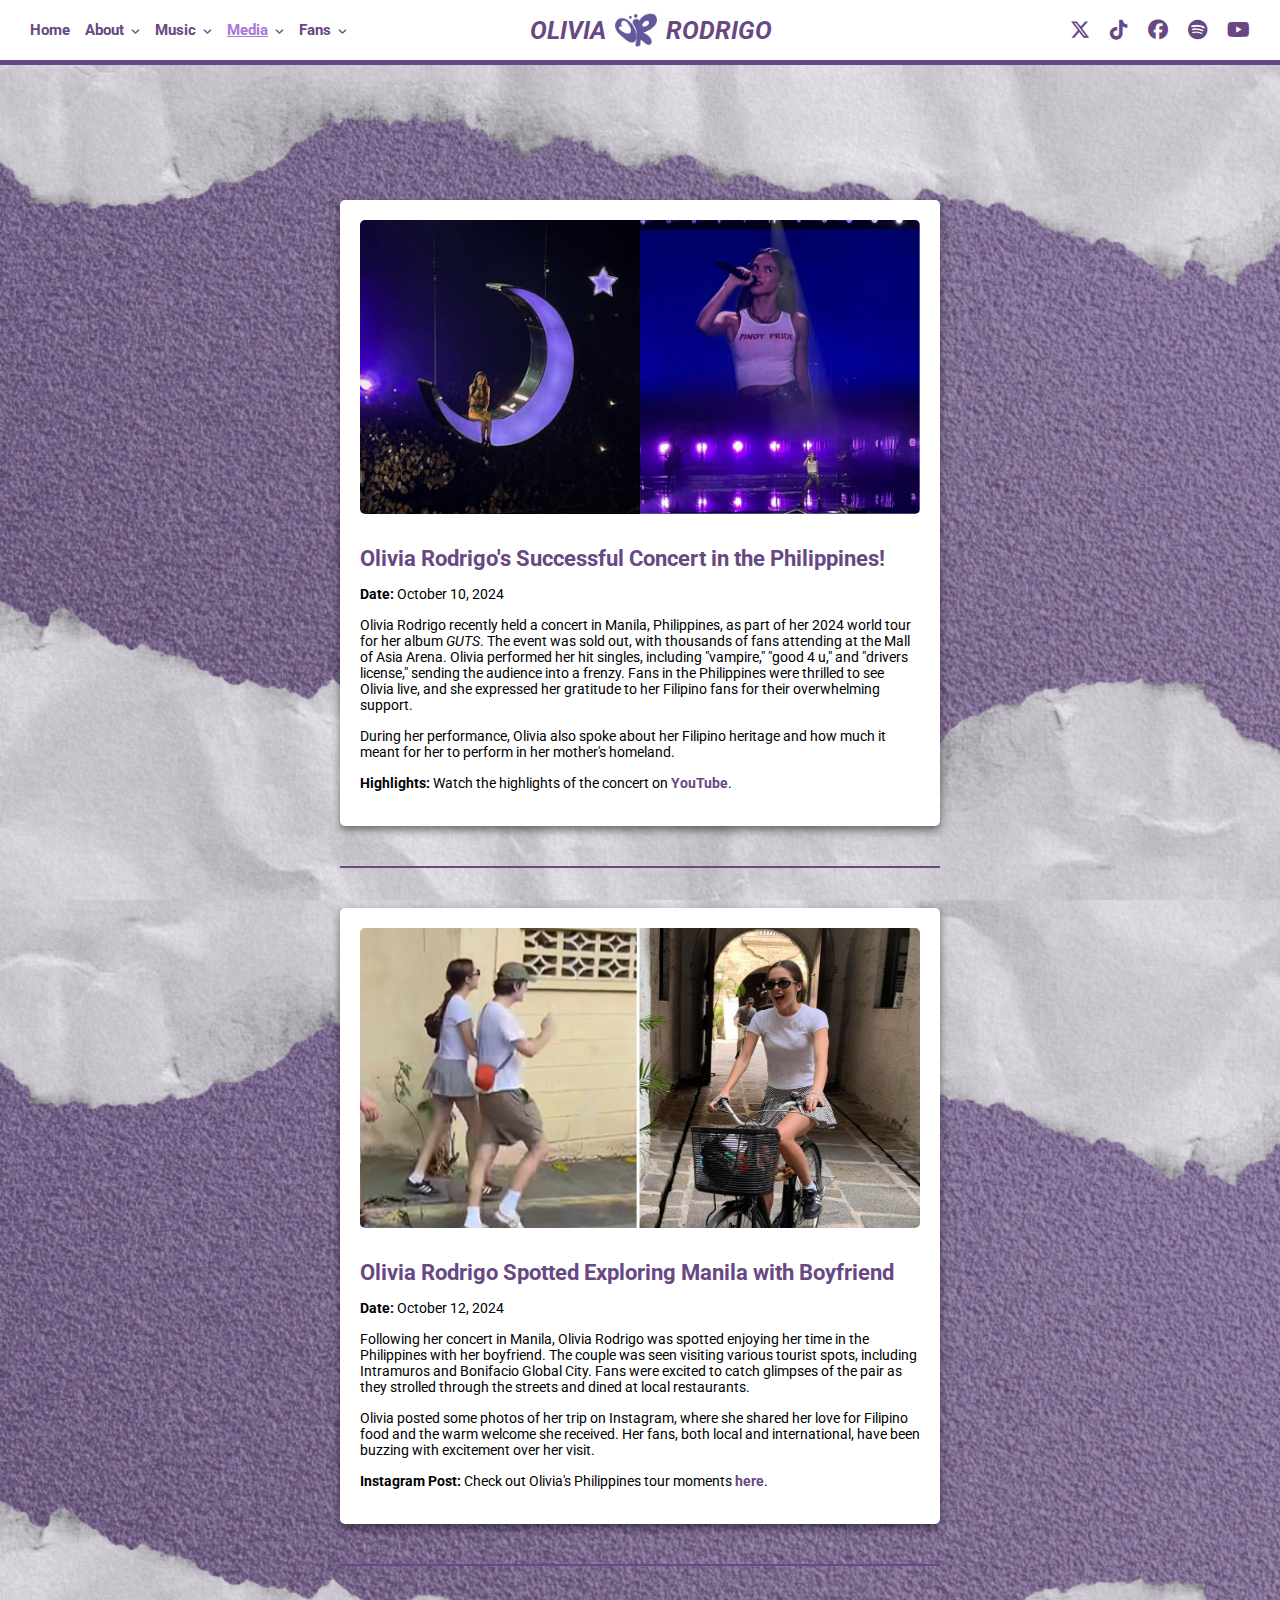
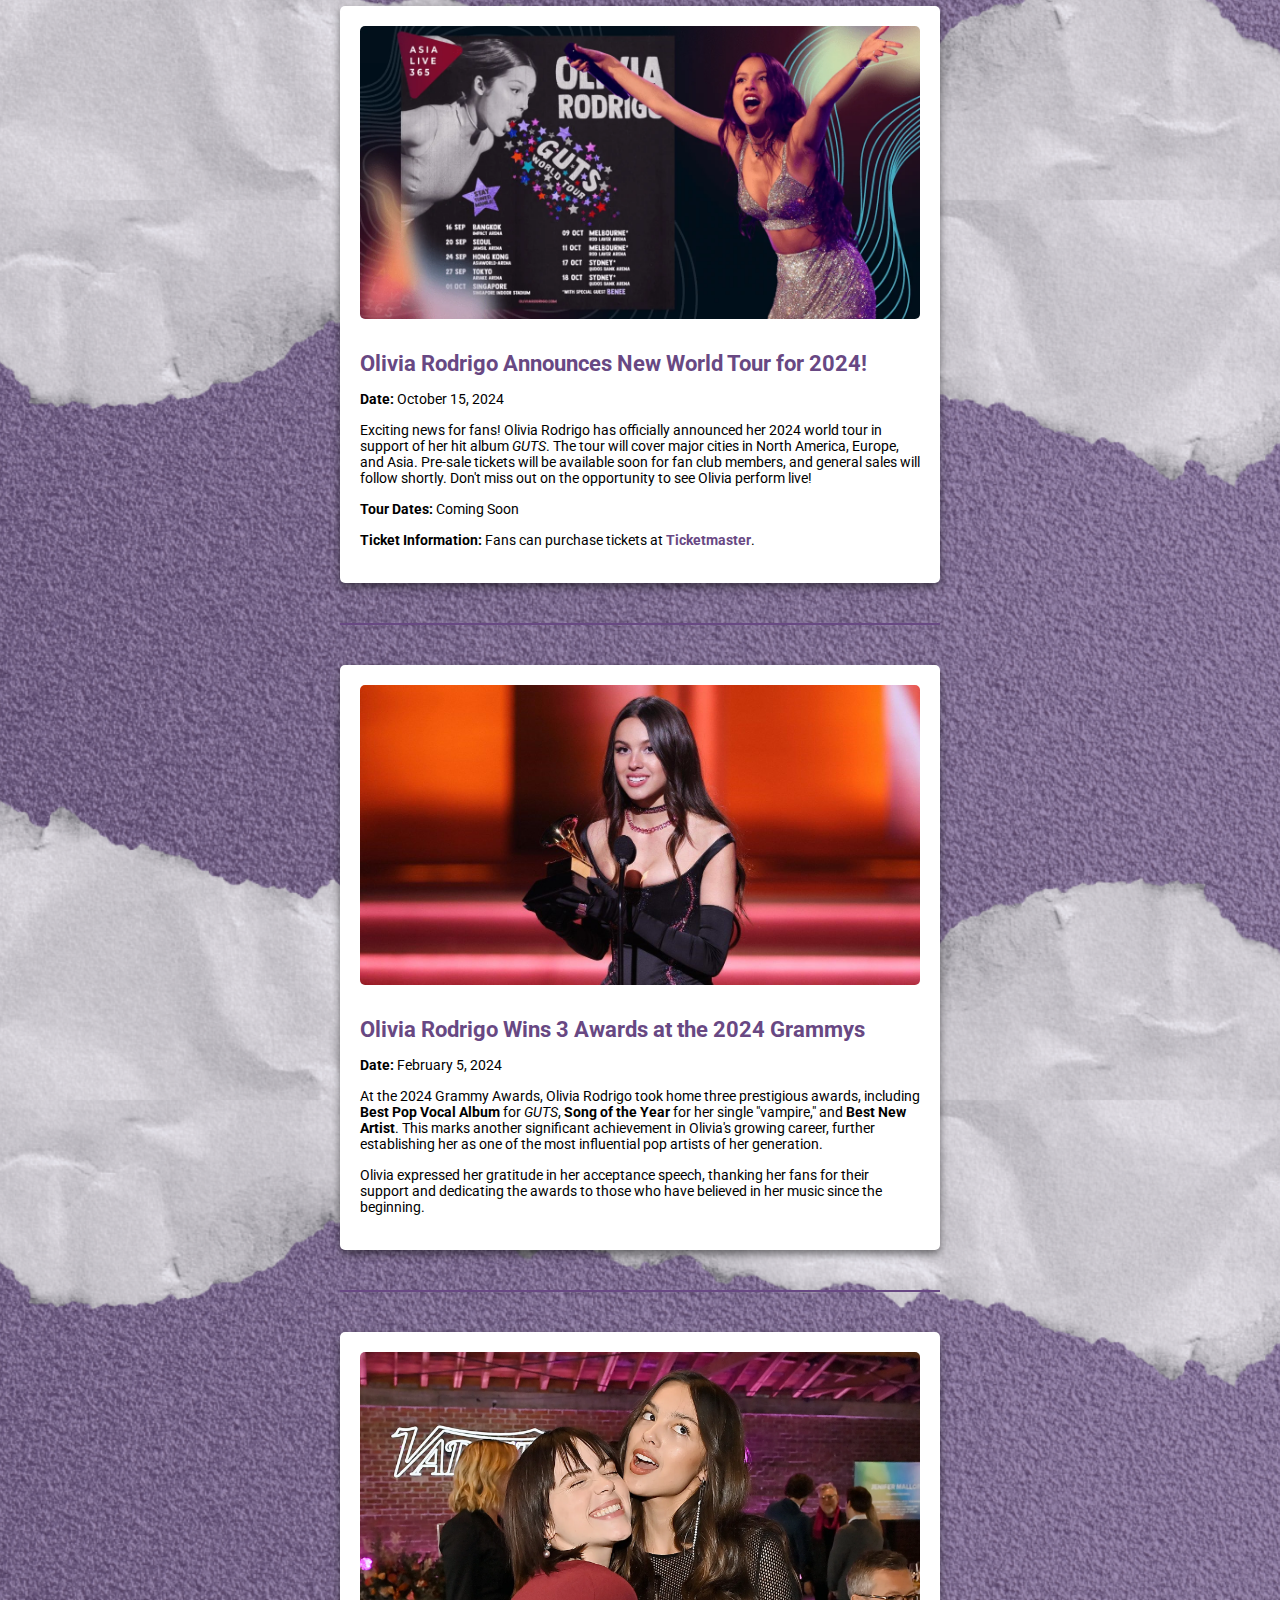
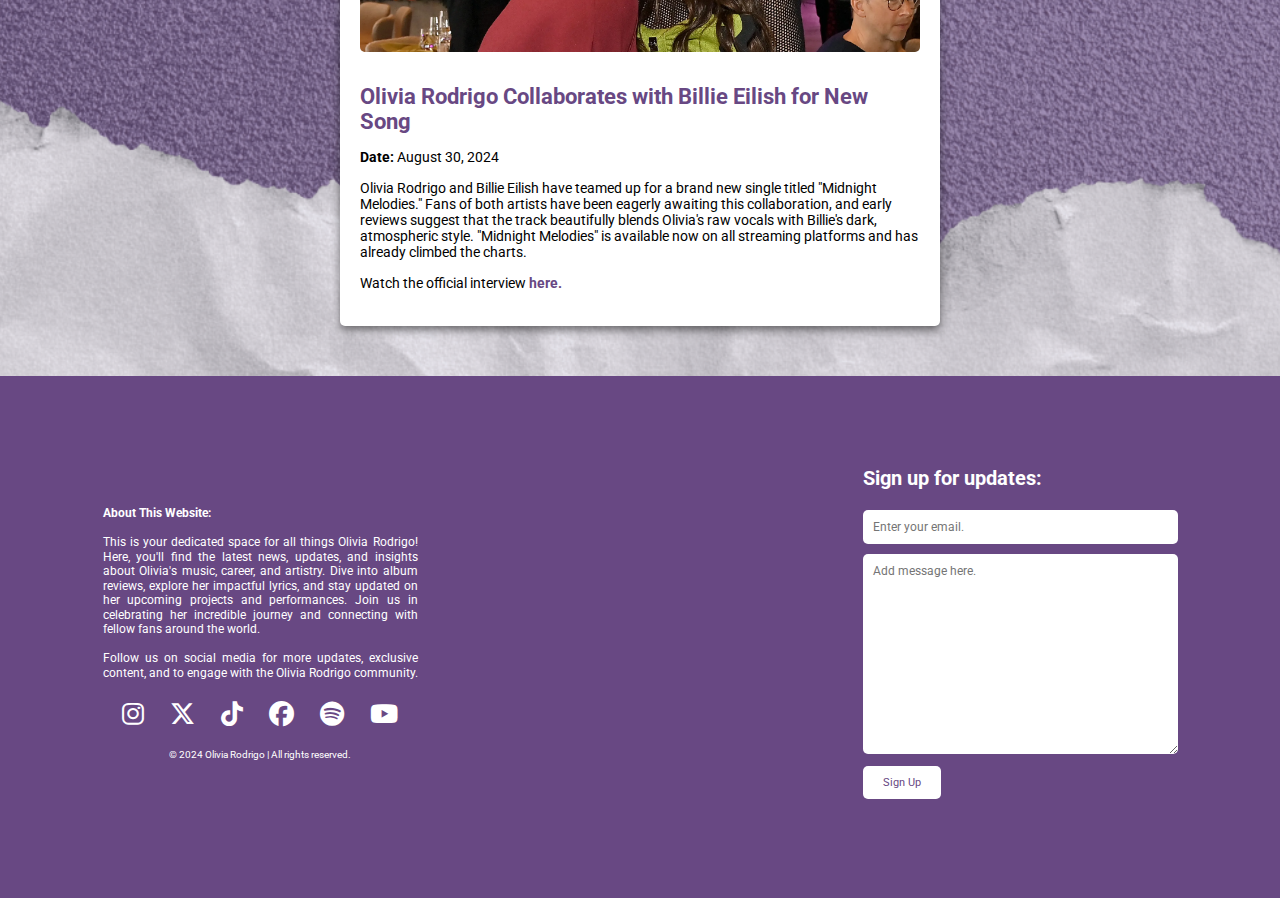
<file: news.html>
<!DOCTYPE html>
<html lang="en">
    <head>
        <meta charset="UTF-8">
        <meta name="viewport" content="width=device-width, initial-scale=1.0">
        <link rel="stylesheet" href="https://cdnjs.cloudflare.com/ajax/libs/font-awesome/6.5.2/css/all.min.css">
        <link rel="icon" type="image/png" href="photos/favicon.png">
        <link rel="stylesheet" href="styles.css">
        <link rel="stylesheet" href="news.css">
        <title>OR - News</title>
    </head>
    <body>
       
        <header>
            <nav class="navbar">
                <ul class="nav-links">
                    <li class="dropdown">
                        <div class="dropbtn-container">
                            <a href="index.html" class="dropbtn">Home</a>
                        </div>
                    </li>
                    <li class="dropdown">
                        <div class="dropbtn-container">
                            <a href="#" class="dropbtn">About</a>
                            <i class="fas fa-angle-down"></i>
                        </div>
                        <ul class="dropdown-content">
                            <li>
                                <a href="about.html">About</a>
                            </li>
                            <li>
                                <a href="contact.html">Contact</a>
                            </li>
                        </ul>
                    </li>
                    <li class="dropdown">
                        <div class="dropbtn-container">
                            <a href="#" class="dropbtn">Music</a>
                            <i class="fas fa-angle-down"></i>
                        </div>
                        <ul class="dropdown-content">
                            <li>
                                <a href="discography.html">Discography</a>
                            </li>
                            <li>
                                <a href="musicvideos.html">Music Videos</a>
                            </li>
                        </ul>
                    </li>
                    <li class="dropdown">
                        <div class="dropbtn-container">
                            <a href="#" class="dropbtn active">Media</a>
                            <i class="fas fa-angle-down"></i>
                        </div>
                        <ul class="dropdown-content">
                            <li>
                                <a href="gallery.html">Gallery</a>
                            </li>
                            <li>
                                <a href="news.html">News</a>
                            </li>
                        </ul>
                    </li>
                    <li class="dropdown">
                        <div class="dropbtn-container">
                            <a href="#" class="dropbtn">Fans</a>
                            <i class="fas fa-angle-down"></i>
                        </div>
                        <ul class="dropdown-content">
                            <li>
                                <a href="fanclub.html">Fan Club</a>
                            </li>
                            <li>
                                <a href="merchandise.html">Merchandise</a>
                            </li>
                            <li>
                                <a href="tourdates.html">Tour Dates</a>
                            </li>
                        </ul>
                    </li>
                </ul>
                <div class="logo">
                    <h1>OLIVIA <img src="photos/favicon.png" alt=""> RODRIGO </h1>
                </div>
                <div class="social-icons">
                    <a href="https://www.instagram.com/oliviarodrigo/>
                        <i class="fab fa-instagram"></i>
                    </a>
                    <a href="https://x.com/oliviarodrigo">
                        <i class="fa-brands fa-x-twitter"></i>
                    </a>
                    <a href="https://www.tiktok.com/@livbedumb?is_from_webapp=1&sender_device=pc">
                        <i class="fab fa-tiktok"></i>
                    </a>
                    <a href="https://www.facebook.com/OliviaRodrigoOfficial">
                        <i class="fab fa-facebook"></i>
                    </a>
                    <a href="https://open.spotify.com/artist/1McMsnEElThX1knmY4oliG?si=0459bfda091f4952">
                        <i class="fab fa-spotify"></i>
                    </a>
                    <a href="https://www.youtube.com/@OliviaRodrigo">
                        <i class="fab fa-youtube"></i>
                    </a>
                </div>
            </nav>
        </header>
        <section id="news">
            <article class="news-item">
                <img src="photos/news1.jpg" alt="Olivia Rodrigo Concert" class="news-image">
                <h2>Olivia Rodrigo's Successful Concert in the Philippines!</h2>
                <p>
                    <strong>Date:</strong> October 10, 2024
                </p>
                <p>Olivia Rodrigo recently held a concert in Manila, Philippines, as part of her 2024 world tour for her album <em>GUTS</em>. The event was sold out, with thousands of fans attending at the Mall of Asia Arena. Olivia performed her hit singles, including "vampire," "good 4 u," and "drivers license," sending the audience into a frenzy. Fans in the Philippines were thrilled to see Olivia live, and she expressed her gratitude to her Filipino fans for their overwhelming support. </p>
                <p>During her performance, Olivia also spoke about her Filipino heritage and how much it meant for her to perform in her mother's homeland.</p>
                <p>
                    <strong>Highlights:</strong> Watch the highlights of the concert on <a href="https://youtu.be/mHttBnQaOis" target="_blank">YouTube</a>.
                </p>
            </article>
            <hr>
            <article class="news-item">
                <img src="photos/news2.jpg" alt="Olivia in Manila" class="news-image">
                <h2>Olivia Rodrigo Spotted Exploring Manila with Boyfriend</h2>
                <p>
                    <strong>Date:</strong> October 12, 2024
                </p>
                <p>Following her concert in Manila, Olivia Rodrigo was spotted enjoying her time in the Philippines with her boyfriend. The couple was seen visiting various tourist spots, including Intramuros and Bonifacio Global City. Fans were excited to catch glimpses of the pair as they strolled through the streets and dined at local restaurants.</p>
                <p>Olivia posted some photos of her trip on Instagram, where she shared her love for Filipino food and the warm welcome she received. Her fans, both local and international, have been buzzing with excitement over her visit.</p>
                <p>
                    <strong>Instagram Post:</strong> Check out Olivia's Philippines tour moments <a href="https://www.instagram.com/oliviarodrigo" target="_blank">here</a>.
                </p>
            </article>
            <hr>
            <article class="news-item">
                <img src="photos/news3.jpg" alt="World Tour Announcement" class="news-image">
                <h2>Olivia Rodrigo Announces New World Tour for 2024!</h2>
                <p>
                    <strong>Date:</strong> October 15, 2024
                </p>
                <p>Exciting news for fans! Olivia Rodrigo has officially announced her 2024 world tour in support of her hit album <em>GUTS</em>. The tour will cover major cities in North America, Europe, and Asia. Pre-sale tickets will be available soon for fan club members, and general sales will follow shortly. Don't miss out on the opportunity to see Olivia perform live! </p>
                <p>
                    <strong>Tour Dates:</strong> Coming Soon
                </p>
                <p>
                    <strong>Ticket Information:</strong> Fans can purchase tickets at <a href="https://www.ticketmaster.com" target="_blank">Ticketmaster</a>.
                </p>
            </article>
            <hr>
            <article class="news-item">
                <img src="photos/news4.jpg" alt="Grammy Awards" class="news-image">
                <h2>Olivia Rodrigo Wins 3 Awards at the 2024 Grammys</h2>
                <p>
                    <strong>Date:</strong> February 5, 2024
                </p>
                <p>At the 2024 Grammy Awards, Olivia Rodrigo took home three prestigious awards, including <strong>Best Pop Vocal Album</strong> for <em>GUTS</em>, <strong>Song of the Year</strong> for her single "vampire," and <strong>Best New Artist</strong>. This marks another significant achievement in Olivia's growing career, further establishing her as one of the most influential pop artists of her generation. </p>
                <p>Olivia expressed her gratitude in her acceptance speech, thanking her fans for their support and dedicating the awards to those who have believed in her music since the beginning.</p>
            </article>
            <hr>
            <article class="news-item">
                <img src="photos/news5.jpg" alt="Collaboration with Billie Eilish" class="news-image">
                <h2>Olivia Rodrigo Collaborates with Billie Eilish for New Song</h2>
                <p>
                    <strong>Date:</strong> August 30, 2024
                </p>
                <p>Olivia Rodrigo and Billie Eilish have teamed up for a brand new single titled "Midnight Melodies." Fans of both artists have been eagerly awaiting this collaboration, and early reviews suggest that the track beautifully blends Olivia's raw vocals with Billie's dark, atmospheric style. "Midnight Melodies" is available now on all streaming platforms and has already climbed the charts.</p>
                <p>Watch the official interview <a href="https://www.youtube.com/shorts/B8jklaRHJdk?feature=share" target="_blank">here.</a>
                </p>
            </article>
        </section>
       
        <footer class="footer">
            <div class="footer-container">
                <div class="social-icons1">
                    <p id="about">
                        <strong>About This Website:</strong>
                        <br>
                        <br> This is your dedicated space for all things Olivia Rodrigo! Here, you'll find the latest news, updates, and insights about Olivia's music, career, and artistry. Dive into album reviews, explore her impactful lyrics, and stay updated on her upcoming projects and performances. Join us in celebrating her incredible journey and connecting with fellow fans around the world. <br>
                        <br> Follow us on social media for more updates, exclusive content, and to engage with the Olivia Rodrigo community.
                    </p>
                    <a href="https://www.instagram.com/oliviarodrigo/">
                        <i class="fab fa-instagram"></i>
                    </a>
                    <a href="https://x.com/oliviarodrigo">
                        <i class="fa-brands fa-x-twitter"></i>
                    </a>
                    <a href="https://www.tiktok.com/@livbedumb?is_from_webapp=1&sender_device=pc">
                        <i class="fab fa-tiktok"></i>
                    </a>
                    <a href="https://www.facebook.com/OliviaRodrigoOfficial">
                        <i class="fab fa-facebook"></i>
                    </a>
                    <a href="https://open.spotify.com/artist/1McMsnEElThX1knmY4oliG?si=0459bfda091f4952">
                        <i class="fab fa-spotify"></i>
                    </a>
                    <a href="https://www.youtube.com/@OliviaRodrigo">
                        <i class="fab fa-youtube"></i>
                    </a>
                    <p>&copy; 2024 Olivia Rodrigo | All rights reserved.</p>
                </div>
                <div class="spotify-embed">
                    <iframe src="https://open.spotify.com/embed/artist/1McMsnEElThX1knmY4oliG?utm_source=generator&theme=0" frameBorder="0" allowfullscreen="" allow="autoplay; clipboard-write; encrypted-media; fullscreen; picture-in-picture" loading="lazy"></iframe>
                </div>
                <div class="email-signup">
                    <h3>Sign up for updates:</h3>
                    <form action="#" method="post">
                        <input type="email" name="email" placeholder="Enter your email." required>
                        <textarea name="message" placeholder="Add message here."></textarea>
                        <button type="submit">Sign Up</button>
                    </form>
                </div>
            </div>
        </footer>
    </body>
</html>
</file>
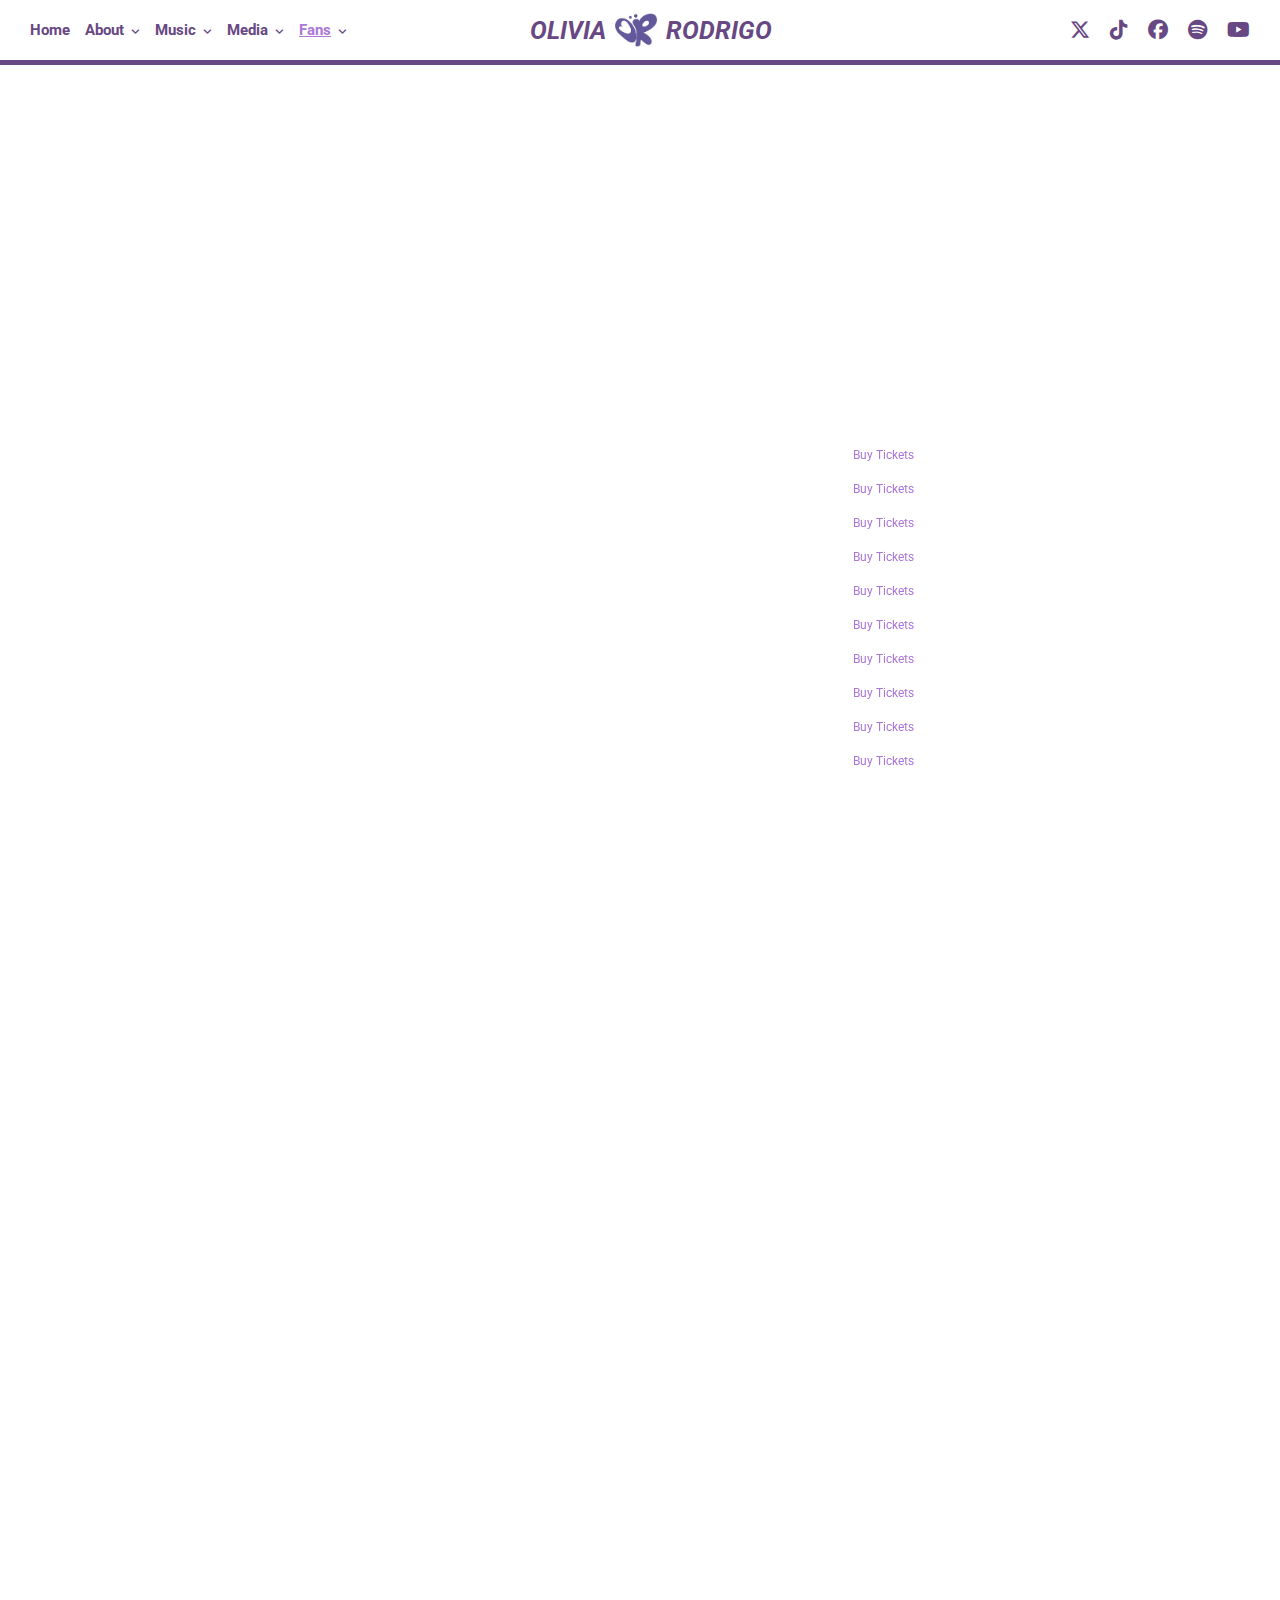
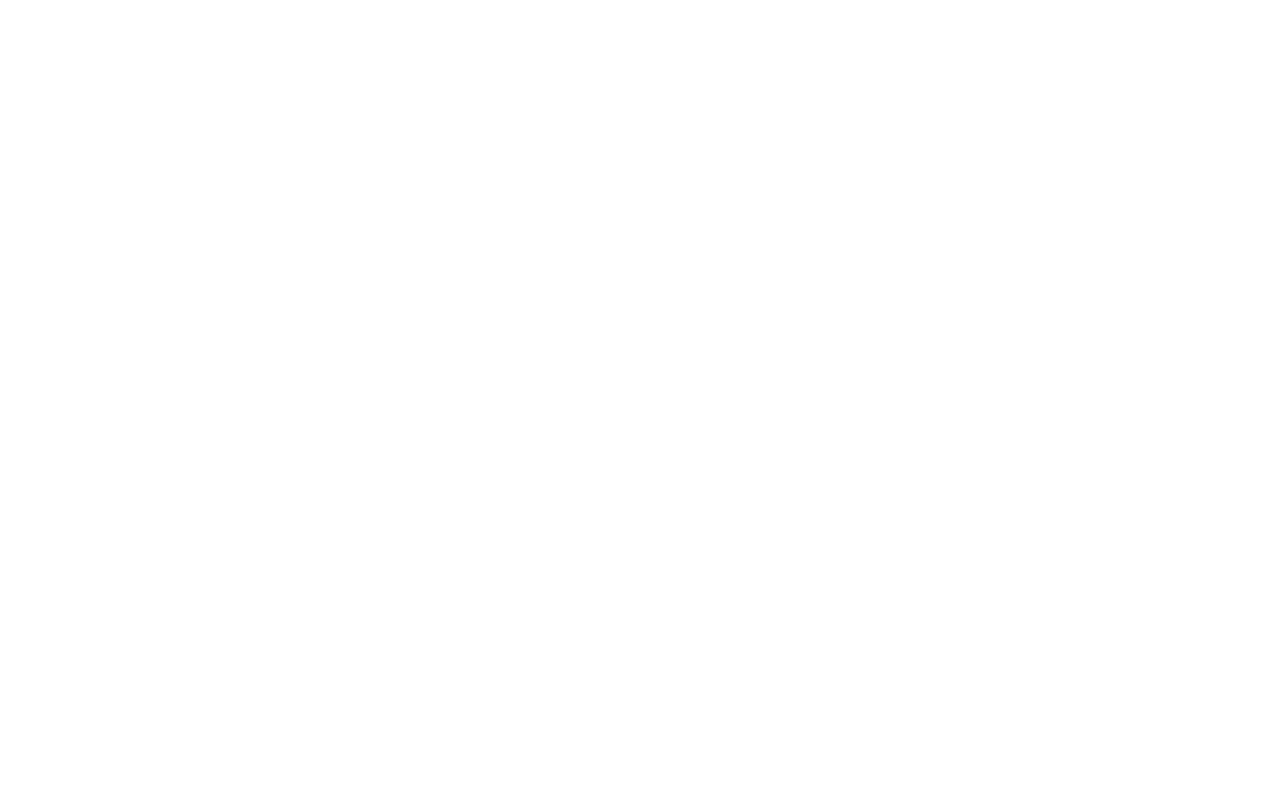
<file: tourdates.html>
<!DOCTYPE html>
<html lang="en">
    <head>
        <meta charset="UTF-8">
        <meta name="viewport" content="width=device-width, initial-scale=1.0">
        <link rel="stylesheet" href="https://cdnjs.cloudflare.com/ajax/libs/font-awesome/6.5.2/css/all.min.css">
        <link rel="icon" type="image/png" href="photos/favicon.png">
        <link rel="stylesheet" href="styles.css">
        <link rel="stylesheet" href="tourdates.css">
        <title>OR - Tour</title>
    </head>
    <body>
       
        <header>
            <nav class="navbar">
                <ul class="nav-links">
                    <li class="dropdown">
                        <div class="dropbtn-container">
                            <a href="index.html" class="dropbtn">Home</a>
                        </div>
                    </li>
                    <li class="dropdown">
                        <div class="dropbtn-container">
                            <a href="#" class="dropbtn">About</a>
                            <i class="fas fa-angle-down"></i>
                        </div>
                        <ul class="dropdown-content">
                            <li>
                                <a href="about.html">About</a>
                            </li>
                            <li>
                                <a href="contact.html">Contact</a>
                            </li>
                        </ul>
                    </li>
                    <li class="dropdown">
                        <div class="dropbtn-container">
                            <a href="#" class="dropbtn">Music</a>
                            <i class="fas fa-angle-down"></i>
                        </div>
                        <ul class="dropdown-content">
                            <li>
                                <a href="discography.html">Discography</a>
                            </li>
                            <li>
                                <a href="musicvideos.html">Music Videos</a>
                            </li>
                        </ul>
                    </li>
                    <li class="dropdown">
                        <div class="dropbtn-container">
                            <a href="#" class="dropbtn">Media</a>
                            <i class="fas fa-angle-down"></i>
                        </div>
                        <ul class="dropdown-content">
                            <li>
                                <a href="gallery.html">Gallery</a>
                            </li>
                            <li>
                                <a href="news.html">News</a>
                            </li>
                        </ul>
                    </li>
                    <li class="dropdown">
                        <div class="dropbtn-container">
                            <a href="#" class="dropbtn active">Fans</a>
                            <i class="fas fa-angle-down"></i>
                        </div>
                        <ul class="dropdown-content">
                            <li>
                                <a href="fanclub.html">Fan Club</a>
                            </li>
                            <li>
                                <a href="merchandise.html">Merchandise</a>
                            </li>
                            <li>
                                <a href="tourdates.html">Tour Dates</a>
                            </li>
                        </ul>
                    </li>
                </ul>
                <div class="logo">
                    <h1>OLIVIA <img src="photos/favicon.png" alt=""> RODRIGO </h1>
                </div>
                <div class="social-icons">
                    <a href="https://www.instagram.com/oliviarodrigo/>
                        <i class="fab fa-instagram"></i>
                    </a>
                    <a href="https://x.com/oliviarodrigo">
                        <i class="fa-brands fa-x-twitter"></i>
                    </a>
                    <a href="https://www.tiktok.com/@livbedumb?is_from_webapp=1&sender_device=pc">
                        <i class="fab fa-tiktok"></i>
                    </a>
                    <a href="https://www.facebook.com/OliviaRodrigoOfficial">
                        <i class="fab fa-facebook"></i>
                    </a>
                    <a href="https://open.spotify.com/artist/1McMsnEElThX1knmY4oliG?si=0459bfda091f4952">
                        <i class="fab fa-spotify"></i>
                    </a>
                    <a href="https://www.youtube.com/@OliviaRodrigo">
                        <i class="fab fa-youtube"></i>
                    </a>
                </div>
            </nav>
        </header>
        <section class="welcome">
            <h1>Olivia's Upcoming Tour</h1>
            <p>Don't miss out the chance to see Olivia perform live! Expect an unforgettable night filled with her biggest hits from albums like Sour and Guts. Special guests will also join her on select dates!</p>
        </section>
       
        <div class="video-container">
            <video autoplay muted loop id="bg-video">
                <source src="photos/sour.mp4" type="video/mp4">
            </video>
        </div>
        <div class="tour-section-wrapper">
            <div class="tour-section">
             
                <h2 class="region-title">Oceania</h2>
                <table class="tour-table">
                    <thead>
                        <tr>
                            <th>Date</th>
                            <th>City</th>
                            <th>Venue</th>
                            <th>Ticket</th>
                        </tr>
                    </thead>
                    <tbody>
                        <tr>
                            <td>October 5, 2024</td>
                            <td>Sydney, Australia</td>
                            <td>Qudos Bank Arena</td>
                            <td>
                                <a href="https://www.ticketmaster.com" target="_blank" class="ticketlink">Buy Tickets</a>
                            </td>
                        </tr>
                        <tr>
                            <td>October 10, 2024</td>
                            <td>Melbourne, Australia</td>
                            <td>Rod Laver Arena</td>
                            <td>
                                <a href="https://www.ticketmaster.com" target="_blank" class="ticketlink">Buy Tickets</a>
                            </td>
                        </tr>
                        <tr>
                            <td>October 15, 2024</td>
                            <td>Auckland, New Zealand</td>
                            <td>Spark Arena</td>
                            <td>
                                <a href="https://www.ticketmaster.com" target="_blank" class="ticketlink">Buy Tickets</a>
                            </td>
                        </tr>
                        <tr>
                            <td>October 20, 2024</td>
                            <td>Brisbane, Australia</td>
                            <td>Brisbane Entertainment Centre</td>
                            <td>
                                <a href="https://www.ticketmaster.com" target="_blank" class="ticketlink">Buy Tickets</a>
                            </td>
                        </tr>
                        <tr>
                            <td>October 25, 2024</td>
                            <td>Perth, Australia</td>
                            <td>RAC Arena</td>
                            <td>
                                <a href="https://www.ticketmaster.com" target="_blank" class="ticketlink">Buy Tickets</a>
                            </td>
                        </tr>
                        <tr>
                            <td>October 5, 2024</td>
                            <td>Sydney, Australia</td>
                            <td>Qudos Bank Arena</td>
                            <td>
                                <a href="https://www.ticketmaster.com" target="_blank" class="ticketlink">Buy Tickets</a>
                            </td>
                        </tr>
                        <tr>
                            <td>October 10, 2024</td>
                            <td>Melbourne, Australia</td>
                            <td>Rod Laver Arena</td>
                            <td>
                                <a href="https://www.ticketmaster.com" target="_blank" class="ticketlink">Buy Tickets</a>
                            </td>
                        </tr>
                        <tr>
                            <td>October 15, 2024</td>
                            <td>Auckland, New Zealand</td>
                            <td>Spark Arena</td>
                            <td>
                                <a href="https://www.ticketmaster.com" target="_blank" class="ticketlink">Buy Tickets</a>
                            </td>
                        </tr>
                        <tr>
                            <td>October 20, 2024</td>
                            <td>Brisbane, Australia</td>
                            <td>Brisbane Entertainment Centre</td>
                            <td>
                                <a href="https://www.ticketmaster.com" target="_blank" class="ticketlink">Buy Tickets</a>
                            </td>
                        </tr>
                        <tr>
                            <td>October 25, 2024</td>
                            <td>Perth, Australia</td>
                            <td>RAC Arena</td>
                            <td>
                                <a href="https://www.ticketmaster.com" target="_blank" class="ticketlink">Buy Tickets</a>
                            </td>
                        </tr>
                    </tbody>
                </table>
               
                <h2 class="region-title">America</h2>
                <table class="tour-table">
                    <thead>
                        <tr>
                            <th>Date</th>
                            <th>City</th>
                            <th>Venue</th>
                            <th>Ticket</th>
                        </tr>
                    </thead>
                    <tbody>
                        <tr>
                            <td>July 15, 2024</td>
                            <td>New York City, NY</td>
                            <td>Madison Square Garden</td>
                            <td>
                                <a href="https://www.ticketmaster.com" target="_blank" class="ticketlink">Buy Tickets</a>
                            </td>
                        </tr>
                        <tr>
                            <td>July 20, 2024</td>
                            <td>Los Angeles, CA</td>
                            <td>SoFi Stadium</td>
                            <td>
                                <a href="https://www.ticketmaster.com" target="_blank" class="ticketlink">Buy Tickets</a>
                            </td>
                        </tr>
                        <tr>
                            <td>August 5, 2024</td>
                            <td>Chicago, IL</td>
                            <td>United Center</td>
                            <td>
                                <a href="https://www.ticketmaster.com" target="_blank" class="ticketlink">Buy Tickets</a>
                            </td>
                        </tr>
                        <tr>
                            <td>August 15, 2024</td>
                            <td>Toronto, Canada</td>
                            <td>Scotiabank Arena</td>
                            <td>
                                <a href="https://www.ticketmaster.com" target="_blank" class="ticketlink">Buy Tickets</a>
                            </td>
                        </tr>
                        <tr>
                            <td>August 30, 2024</td>
                            <td>Mexico City, Mexico</td>
                            <td>Foro Sol</td>
                            <td>
                                <a href="https://www.ticketmaster.com" target="_blank" class="ticketlink">Buy Tickets</a>
                            </td>
                        </tr>
                        <tr>
                            <td>July 15, 2024</td>
                            <td>New York City, NY</td>
                            <td>Madison Square Garden</td>
                            <td>
                                <a href="https://www.ticketmaster.com" target="_blank" class="ticketlink">Buy Tickets</a>
                            </td>
                        </tr>
                        <tr>
                            <td>July 20, 2024</td>
                            <td>Los Angeles, CA</td>
                            <td>SoFi Stadium</td>
                            <td>
                                <a href="https://www.ticketmaster.com" target="_blank" class="ticketlink">Buy Tickets</a>
                            </td>
                        </tr>
                        <tr>
                            <td>August 5, 2024</td>
                            <td>Chicago, IL</td>
                            <td>United Center</td>
                            <td>
                                <a href="https://www.ticketmaster.com" target="_blank" class="ticketlink">Buy Tickets</a>
                            </td>
                        </tr>
                        <tr>
                            <td>August 15, 2024</td>
                            <td>Toronto, Canada</td>
                            <td>Scotiabank Arena</td>
                            <td>
                                <a href="https://www.ticketmaster.com" target="_blank" class="ticketlink">Buy Tickets</a>
                            </td>
                        </tr>
                        <tr>
                            <td>August 30, 2024</td>
                            <td>Mexico City, Mexico</td>
                            <td>Foro Sol</td>
                            <td>
                                <a href="https://www.ticketmaster.com" target="_blank" class="ticketlink">Buy Tickets</a>
                            </td>
                        </tr>
                    </tbody>
                </table>
              
                <h2 class="region-title">Asia</h2>
                <table class="tour-table">
                    <thead>
                        <tr>
                            <th>Date</th>
                            <th>City</th>
                            <th>Venue</th>
                            <th>Ticket</th>
                        </tr>
                    </thead>
                    <tbody>
                        <tr>
                            <td>May 5, 2024</td>
                            <td>Tokyo, Japan</td>
                            <td>Tokyo Dome</td>
                            <td>
                                <a href="https://www.ticketmaster.com" target="_blank" class="ticketlink">Buy Tickets</a>
                            </td>
                        </tr>
                        <tr>
                            <td>May 10, 2024</td>
                            <td>Seoul, South Korea</td>
                            <td>Olympic Stadium</td>
                            <td>
                                <a href="https://www.ticketmaster.com" target="_blank" class="ticketlink">Buy Tickets</a>
                            </td>
                        </tr>
                        <tr>
                            <td>May 15, 2024</td>
                            <td>Beijing, China</td>
                            <td>Beijing National Stadium</td>
                            <td>
                                <a href="https://www.ticketmaster.com" target="_blank" class="ticketlink">Buy Tickets</a>
                            </td>
                        </tr>
                        <tr>
                            <td>May 20, 2024</td>
                            <td>Bangkok, Thailand</td>
                            <td>Rajamangala Stadium</td>
                            <td>
                                <a href="https://www.ticketmaster.com" target="_blank" class="ticketlink">Buy Tickets</a>
                            </td>
                        </tr>
                        <tr>
                            <td>May 25, 2024</td>
                            <td>Kuala Lumpur, Malaysia</td>
                            <td>Bukit Jalil National Stadium</td>
                            <td>
                                <a href="https://www.ticketmaster.com" target="_blank" class="ticketlink">Buy Tickets</a>
                            </td>
                        </tr>
                        <tr>
                            <td>May 5, 2024</td>
                            <td>Tokyo, Japan</td>
                            <td>Tokyo Dome</td>
                            <td>
                                <a href="https://www.ticketmaster.com" target="_blank" class="ticketlink">Buy Tickets</a>
                            </td>
                        </tr>
                        <tr>
                            <td>May 10, 2024</td>
                            <td>Seoul, South Korea</td>
                            <td>Olympic Stadium</td>
                            <td>
                                <a href="https://www.ticketmaster.com" target="_blank" class="ticketlink">Buy Tickets</a>
                            </td>
                        </tr>
                        <tr>
                            <td>May 15, 2024</td>
                            <td>Beijing, China</td>
                            <td>Beijing National Stadium</td>
                            <td>
                                <a href="https://www.ticketmaster.com" target="_blank" class="ticketlink">Buy Tickets</a>
                            </td>
                        </tr>
                        <tr>
                            <td>May 20, 2024</td>
                            <td>Bangkok, Thailand</td>
                            <td>Rajamangala Stadium</td>
                            <td>
                                <a href="https://www.ticketmaster.com" target="_blank" class="ticketlink">Buy Tickets</a>
                            </td>
                        </tr>
                        <tr>
                            <td>May 25, 2024</td>
                            <td>Kuala Lumpur, Malaysia</td>
                            <td>Bukit Jalil National Stadium</td>
                            <td>
                                <a href="https://www.ticketmaster.com" target="_blank" class="ticketlink">Buy Tickets</a>
                            </td>
                        </tr>
                    </tbody>
                </table>
            </div>
        </div>
        
        <footer class="footer">
            <div class="footer-container">
                <div class="social-icons1">
                    <p id="about">
                        <strong>About This Website:</strong>
                        <br>
                        <br> This is your dedicated space for all things Olivia Rodrigo! Here, you'll find the latest news, updates, and insights about Olivia's music, career, and artistry. Dive into album reviews, explore her impactful lyrics, and stay updated on her upcoming projects and performances. Join us in celebrating her incredible journey and connecting with fellow fans around the world. <br>
                        <br> Follow us on social media for more updates, exclusive content, and to engage with the Olivia Rodrigo community.
                    </p>
                    <a href="https://www.instagram.com/oliviarodrigo/">
                        <i class="fab fa-instagram"></i>
                    </a>
                    <a href="https://x.com/oliviarodrigo">
                        <i class="fa-brands fa-x-twitter"></i>
                    </a>
                    <a href="https://www.tiktok.com/@livbedumb?is_from_webapp=1&sender_device=pc">
                        <i class="fab fa-tiktok"></i>
                    </a>
                    <a href="https://www.facebook.com/OliviaRodrigoOfficial">
                        <i class="fab fa-facebook"></i>
                    </a>
                    <a href="https://open.spotify.com/artist/1McMsnEElThX1knmY4oliG?si=0459bfda091f4952">
                        <i class="fab fa-spotify"></i>
                    </a>
                    <a href="https://www.youtube.com/@OliviaRodrigo">
                        <i class="fab fa-youtube"></i>
                    </a>
                    <p>&copy; 2024 Olivia Rodrigo | All rights reserved.</p>
                </div>
                <div class="spotify-embed">
                    <iframe src="https://open.spotify.com/embed/artist/1McMsnEElThX1knmY4oliG?utm_source=generator&theme=0" frameBorder="0" allowfullscreen="" allow="autoplay; clipboard-write; encrypted-media; fullscreen; picture-in-picture" loading="lazy"></iframe>
                </div>
                <div class="email-signup">
                    <h3>Sign up for updates:</h3>
                    <form action="#" method="post">
                        <input type="email" name="email" placeholder="Enter your email." required>
                        <textarea name="message" placeholder="Add message here."></textarea>
                        <button type="submit">Sign Up</button>
                    </form>
                </div>
            </div>
        </footer>
    </body>
</html>
</file>
<file: styles.css>
@import url("https://fonts.googleapis.com/css2?family=Roboto:ital,wght@0,100;0,300;0,400;0,500;0,700;0,900;1,100;1,300;1,400;1,500;1,700;1,900&display=swap");

* {
    margin: 0;
    padding: 0;
    box-sizing: border-box;
    text-decoration: none;
    border: none;
    outline: none;
    font-family: "Roboto", sans-serif;
}

html {
    font-size: 63%;
}

header {
    background-color: white;
    color: #684883;
    padding: 5px 10px;
    border-bottom: 5px solid #684883;
    position: fixed;
    top: 0;
    width: 100%;
    z-index: 1000;
}

.navbar {
    display: flex;
    justify-content: space-between;
    align-items: center;
    padding: 0 20px;
    position: relative;
}

.nav-links {
    list-style: none;
    display: flex;
    margin: 0;
    padding: 0;
    flex: 1;
}

.nav-links li {
    position: relative;
}

.nav-links li a {
    text-decoration: none;
    color: #684883;
    font-size: 15px;
    font-weight: bold;
}

.nav-links li a.active {
    text-decoration: none;
    animation: glowing 2s infinite;
}

.nav-links li a:hover,
.nav-links li a.active {
    text-decoration: underline;
    color: #ab77d8;
}

ul {
    list-style-type: none;
}

.dropdown-content {
    display: none;
    position: absolute;
    top: 100%;
    left: 0;
    background-color: white;
    z-index: 1;
    width: auto;
    padding: 13px 0 0 0;
}

.dropdown-content a {
    color: #684883;
    padding: 5px 12px;
    text-decoration: none;
    display: block;
    width: 100%;
    box-sizing: border-box;
    white-space: nowrap;
}

.dropdown-content a:hover {
    color: white !important;
    background-color: #ab77d8;
}

.dropbtn-container {
    margin-right: 15px;
}

.dropbtn-container i {
    font-size: 10px;
    margin-left: 5px;
}

.dropbtn-container i:hover {
    color: #ab77d8;
}

.dropdown:hover .dropdown-content {
    display: block;
}

.logo {
    position: relative;
    flex: 1;
}

.logo h1 {
    font-size: 25px;
    margin: 0;
    font-style: italic;
    display: flex;
    align-items: center;
}

.logo img {
    height: 50px;
    width: auto;
    display: flex;
    margin-left: 5px;
    margin-right: 5px;
    padding: 0;
}

.social-icons {
    display: flex;
}

.social-icons a {
    margin-left: 20px;
    color: #684883;
    font-size: 20px;
}

.social-icons a:hover {
    color: #ab77d8;
}

.footer {
    background-color: #684883;
    text-align: center;
}

.footer-container {
    max-width: 100%;
    margin: 0 auto;
    padding: 60px 10px;
}

.spotify-embed,
.email-signup,
.social-icons1 {
    display: inline-block;
    vertical-align: top;
    width: 25%; 
    margin: 0 2.5%; 
}

.spotify-embed iframe {
    width: 100%;
    height: 400px;
    border-radius: 12px;
}

.email-signup {
    text-align: left;
    padding: 30px 0;
}

.email-signup h3 {
    text-align: left;
    color: white;
    font-size: 2em;
    margin-bottom: 20px;
}

.email-signup form {
    display: block;
    color: rgba(255, 255, 255, 0.2);
}

.email-signup input[type="email"] {
    padding: 10px;
    font-size: 1.2em;
    width: 100%;
    border: none;
    border-radius: 5px;
    margin-bottom: 10px;
}

textarea {
    padding: 10px;
    font-size: 1.2em;
    width: 100%;
    max-width: 100%;
    border: none;
    border-radius: 5px;
    margin-bottom: 10px;
    height: 200px;
    background-color: white;
}

.social-icons1 {
    text-align: center;
    padding: 30px 0;
}

.social-icons1 a {
    margin: 0 10px;
    font-size: 25px;
    color: white;
    text-align: center;
}

.social-icons1 a:hover {
    color: #ab77d8;
}

.email-signup button {
    padding: 10px 20px; 
    border: none;
    border-radius: 5px;
    background-color: white;
    color: #684883;
    cursor: pointer;
    transition: background-color 0.3s;
    font-size: 1.1em;
    width: fit-content;
    text-transform: capitalize;
}

.email-signup button:hover {
    background-color: #ab77d8;
}

.footer p {
    margin-top: 20px;
    font-size: 1em;
    color: white;
    text-align: center;
}

#about {
    text-align: left;
    text-align: justify;
    font-size: 1.2rem;
    color: white;
    line-height: 1.2;
    padding: 20px 0;
}

@media (max-width: 767px) {
    .navbar {
        flex-direction: column;
        align-items: center; 
        text-align: center; 
    }

    .logo {
        font-size: 1.5em;
        align-items: center;
        margin-bottom: 5px; 
    }

    .social-icons {
        order: -1; 
        margin-bottom: 0px;
        justify-content: center; 
        text-align: center; 
    }

    .nav-links {
        flex-wrap: nowrap;
        justify-content: center;
        white-space: nowrap;
        text-align: center; 
    }

    .nav-links li {
        width: 100%;
        text-align: center;
    }

    .welcome {
        text-align: center; 
    }
}

@media (max-width: 480px) {
    .navbar {
        padding: 5px;
        text-align: center; 
    }

    .logo {
        font-size: 1.2em;
        text-align: center;
        margin-bottom: 5px; 
    }

    .nav-links {
        flex-wrap: nowrap;
        justify-content: center;
        white-space: nowrap;
        text-align: center;
    }

    .welcome {
        text-align: center; 
    }
}

@media (max-width: 768px) {
    .spotify-embed,
    .email-signup,
    .social-icons1 {
        display: block;
        width: 100%; 
        margin: 0; 
        margin-bottom: 20px; 
        box-sizing: border-box; 
    }

    .spotify-embed iframe {
        width: 100%; 
    }

    .email-signup {
        text-align: center; 
    }
}

@media (max-width: 480px) {
    .spotify-embed,
    .email-signup,
    .social-icons1 {
        display: block;
        width: 100%; 
        margin: 0; 
        margin-bottom: 15px; 
        box-sizing: border-box;
    }

    .spotify-embed iframe {
        width: 100%; 
        height: auto; 
    }

    .email-signup {
        text-align: center; 
    }

    .social-icons1 {
        display: flex; 
        justify-content: center; 
        gap: 10px;
    }

    .social-icons1 a {
        display: inline-block; 
    }
}


@media (max-width: 480px) {
    .footer-container {
        padding: 5px; 
        flex-direction: column; 
        align-items: center; 
        text-align: center; 
    }

    .social-icons1 {
        margin-bottom: 20px;
        display: flex; 
        flex-direction: row; 
        justify-content: center; 
        flex-wrap: wrap; 
    }

    .social-icons1 a {
        margin: 5px; 
        font-size: 20px; 
    }

    .spotify-embed {
        width: 100%; 
        margin-bottom: 20px; 
    }

    iframe {
        width: 100%; 
        height: 80px; 
    }

    .email-signup {
        width: 90%; 
        margin: 0 auto; 
    }

    input[type="email"],
    textarea {
        width: 100%; 
        margin-bottom: 10px; 
        padding: 10px; 
        font-size: 14px; 
    }

    button {
        width: 100%; 
        padding: 10px; 
        font-size: 16px; 
    }

    .footer-container p {
        font-size: 12px; 
        line-height: 1.4; 
    }

    .email-signup h3 {
        font-size: 16px; 
        margin-bottom: 10px; 
    }
}
</file>
<file: about.css>
body p {
  text-align: justify;
}

.aboutcover {
  position: relative;
  height: auto; 
  overflow: hidden; 
  padding-top: 60px; 
  
}

.aboutcover img {
  height: 80%; 
  width: 100%; 
  object-position: center; 
}

.welcome {
  text-align: center;
  padding: 10px 0;
  margin: 10px auto;
  max-width: 100%;
  border-bottom: 2px solid #684883;
  border-top: 2px solid #684883;

}

.welcome h1 {
  font-size: 2.5em;
  font-weight: bold;
  color: #684883; 
  font-style: italic;
  margin-top: 0%;
}

.scroll-container {
  display: flex; 
  overflow-x: auto; 
  scroll-behavior: smooth; 
  white-space: nowrap; 
  gap: 15px; 
  padding: 10px 30px;
  transition: transform 0.3s ease-in-out; 
  max-width: 95%;
  margin: 0 auto; 

}

.scroll-item {
  flex: 0 0 auto; 
  width: 300px; 
  height: 400px; 
  overflow: hidden; 
  box-shadow: 0 4px 8px rgba(0, 0, 0, 0.1); 
  transition: transform 0.3s ease; 
  margin-bottom: 10px;
}

.scroll-item img {
  width: 100%; 
  height: 100%; 
  object-fit: cover; 
}

.scroll-item:hover {
  transform: scale(1.05); 
}

.scroll-container::-webkit-scrollbar {
  height: 10px; 
  width: 90%;
}

.scroll-container::-webkit-scrollbar-thumb {
  background-color: #684883; 
  border-radius: 5px;
}

.scroll-container::-webkit-scrollbar-track {
  background: #ccc; 
}

section.olibaby p{
  font-size: 25px;
  text-align: center;
  margin: 50px auto;
  color: #684883;
  width: 80%;
font-style: italic;
}

h1 {
  text-align: center;
  margin-top: 20px;
}

.about {
  width: 100%;
  padding: 100px 0; 
  background-color: #684883;
  position: relative; 
}

.about img, .about1 img {
  height: auto;
  width: 400px;
}

.about-text, .about-text1 {
  width: 550px;
}

.main, .main1 {
  width: 1150px;
  max-width: 100%;
  margin: 0 auto;
  display: flex;
  align-items: center;
  justify-content: space-around;
}

.about-text h5 {
  color: white;
  font-size: 40px;
  margin-bottom: 20px;
  margin: 0;
}

.about-text p { 
  color: white;
  letter-spacing: 1px;
  line-height: 20px;
  font-size: 12px;
  margin-bottom: 30px;
}



.main img, .main1 img {
  width: 400px;
  height: auto;
  transition: transform 0.5s ease; 
}

.main:hover img, .main1:hover img{
  transform: scale(1.1);  
}


.about1 {
  width: 100%;
  padding: 100px 0; 
  background-color: #fff;
  position: relative; 
}

.about-text1 h5 {
  color: #684883;
  font-size: 40px;
  margin-bottom: 20px;
  margin: 0;
}

.about-text1 p { 
  color: #684883;
  letter-spacing: 1px;
  line-height: 20px;
  font-size: 12px;
  margin-bottom: 30px;
}

@media (max-width: 767px) {
  .welcome h1 {
    font-size: 1.8em; 
  }

  .aboutcover {
    height: fit-content;
    padding-top: 100px;
  }

  .about img, .about1 img {
    flex: 1 1 calc(50% - 10px); 
  }

  .about-text, .about-text1 {
    width: 95%; 
    font-size: 14px; 
    margin: 10px 0; 
  }

  section.olibaby p {
    font-size: 18px; 
    text-align: center; 
  }
}

@media (max-width: 480px) {
  .welcome h1 {
    font-size: 1.5em; 
  }

  .about img, .about1 img {
    flex: 1 1 100%; 
  }

  .about-text, .about-text1 {
    font-size: 12px; 
    line-height: 1.5; 
    margin: 10px 0; 
  }

  section.olibaby p {
    font-size: 16px; 
    text-align: center; 
  }

  .aboutcover {
    height: fit-content;
    padding-top: 110px;
  }
}


@media (max-width: 1024px) {
  .about, .about1 {
      display: flex;
      flex-direction: column; 
      align-items: center; 
      text-align: center; 
  }

  .main {
      display: flex;
      flex-direction: column; 
      align-items: center; 
  }

  .main1 {
      display: flex;
      flex-direction: column; 
      align-items: center; 
  }

  .about img, .about1 img {
      width: 80%; 
      max-width: 500px; 
      height: auto; 
      margin-bottom: 15px; 
  }

  .about-text, .about-text1 {
      width: 90%; 
      font-size: 16px; 
      margin: 10px auto; 
  }
}

@media (max-width: 767px) {
  .about, .about1 {
      flex-direction: column; 
      align-items: center; 
      text-align: center; 
  }

  .aboutcover {
    height: fit-content;
  }

  .main {
      display: flex;
      flex-direction: column; 
      align-items: center; 
  }

  .main1 {
      display: flex;
      flex-direction: column; 
      align-items: center; 
  }

  .about img, .about1 img {
      width: 100%; 
      height: auto;
      margin-bottom: 15px; 
  }

  .about-text, .about-text1 {
      width: 95%; 
      font-size: 14px; 
      margin: 10px auto; 
  }
}

@media (max-width: 480px) {
  .about, .about1 {
      flex-direction: column; 
      align-items: center; 
      text-align: center; 
  }

  .main {
      display: flex;
      flex-direction: column; 
      align-items: center; 
  }

  .main1 {
      display: flex;
      flex-direction: column; 
      align-items: center; 
  }

  .about img, .about1 img {
      width: 100%; 
      height: auto; 
      margin-bottom: 10px;
  }

  .about-text, .about-text1 {
      width: 95%; 
      font-size: 12px; 
      line-height: 1.5; 
      margin: 5px auto; 
  }
}
</file>
<file: contact.css>
.fan-club-image {
    height: auto; 
    max-width: 100%; 
    margin-top: 100px;
}

h2 {
    color: #684883;
    margin-top: 10px;
    margin-bottom: 10px;
    font-size: 25px;
}

.fan-club-section {
    text-align: center;
    color: black;
    margin-bottom: 20px;
}

.fan-club-section p {
    font-size: 12px;
}

.learn-more-button {
    padding: 10px 20px; 
    border: none;
    border-radius: 5px;
    background-color: #684883;
    color: white;
    cursor: pointer;
    transition: background-color 0.3s;
    font-size: 12px;
    width: fit-content;
    text-transform: capitalize;
}

.learn-more-button:hover {
    background-color: #ab77d8;
}

.contact-details {
    padding: 30px 100px;
}

.contact-table {
    width: 100%;
    border-collapse: collapse;
}

.contact-table th,
.contact-table td {
    padding: 12px;
    border: 1px solid #ccc;
    text-align: left;
    font-size: 12px;
}

.contact-table th {
    background-color: #684883;
    color: white;
}

.contact-table td {
    background-color: white;
}

#contact-form {
    padding: 0px 100px;
    background-color: white; 
    border-radius: 10px; 
}

.contact-form p {
    font-size: 12px;
    color: black;
    margin-bottom: 20px;
}
form {
    display: flex;
    flex-direction: column;
}

label {
    font-size: 1.2rem; 
    font-weight: bold; 
    color: black; 
    display: block; 
    margin-bottom: 5px;
}

.contact-form input[type="text"],
.contact-form input[type="email"],
.contact-form input[type="text"] {
    padding: 10px;
    font-size: 1.2em;
    width: 100%;
    border: 1px solid #ccc; 
    border-radius: 5px;
    margin-bottom: 10px;
}

textarea#message {
    width: 100%; 
    border-radius: 5px; 
    border: 1px solid #ccc; 
    font-size: 1.2rem; 
    resize: vertical; 
    height: 100px;
}

.contact-button[type="submit"] {
    padding: 10px 20px;
    border: none;
    border-radius: 5px;
    background-color: #684883;
    color: white;
    cursor: pointer;
    transition: background-color 0.3s;
    font-size: 12px;
    width: fit-content;
    text-transform: capitalize;
    margin-bottom: 50px;
}

button[type="submit"]:hover {
    background-color: #ab77d8;
}

.infolink {
    color: #684883;
}

.infolink:hover {
    color: #ab77d8;
}

@media (max-width: 1024px) {
    .contact-details {
        padding: 20px 10px; 
    }

    #contact-form {
        padding: 20px 10px; 
    }

    h2 {
        font-size: 22px; 
    }

    .fan-club-section p {
        font-size: 14px; 
    }

    .learn-more-button {
        font-size: 14px;
    }
}

@media (max-width: 768px) {
    .fan-club-section {
        margin-bottom: 15px;
        height: fit-content;
    }

    .contact-table th,
    .contact-table td {
        font-size: 10px; 
    }

    .contact-form input[type="text"],
    .contact-form input[type="email"],
    .contact-form input[type="text"],
    textarea#message {
        font-size: 1em; 
    }

    .contact-button[type="submit"] {
        font-size: 10px; 
    }
}

@media (max-width: 480px) {
    h2 {
        font-size: 20px; 
    }

    .fan-club-section {
        height: fit-content;
        padding-top: 20px;
    }

    .fan-club-section p {
        font-size: 12px; 
    }

    .learn-more-button {
        padding: 8px 16px; 
    }

    .contact-table th,
    .contact-table td {
        font-size: 9px; 
        padding: 8px;
    }

    #contact-form {
        padding: 15px 5%; 
    }

    .contact-form p {
        font-size: 10px; 
    }
}
</file>
<file: fanclub.css>
#fanclub {
    max-width: 1100px;
    margin: 2rem auto;
    padding: 20px 0;
    background-color: white;
}

.welcome {
    text-align: center;
    padding: 10px 0;
    margin: 10px auto;
    max-width: 100%;
    border-bottom: 2px solid #684883;
    margin-top: 100px;
    width: 45%;
}

.welcome h1 {
    font-size: 2.5em;
    font-weight: bold;
    color: #684883;
    font-style: italic;
    margin-bottom: 10px;
}

.welcome p {
    font-size: 1.2em;
    color: #684883;
    font-style: italic;
}

h3 {
    font-size: 2rem;
    color: #684883;
    margin-bottom: 20px;
}

p {
    font-size: 1.5rem;
    color: black;
    margin-left: 0;
    text-align: justify;
    line-height: 1.5;
}

.fanclub-benefits {
    list-style-type: circle;
    padding-left: 0;
}

.fanclub-benefits li {
    font-size: 1.5rem;
    color: black;
    margin-left: 50px;
    line-height: 1.5;
}

.fanclub-guidelines {
    list-style-type: circle;
    padding-left: 0;
}

.fanclub-guidelines li {
    font-size: 1.5rem;
    color: black;
    margin-left: 50px;
    line-height: 1.5;
}

hr {
    border: 1px solid #684883;
    margin: 20px 0;
}

.image-gallery {
    display: flex;
    justify-content: space-around;
    margin: 1.5rem 0;
    transition: transform 0.5s ease;
}

.image-gallery img {
    width: 18%;
    height: auto;
    border-radius: 10px;
    box-shadow: 0px 4px 8px rgba(0, 0, 0, 0.1);
}

.image-gallery img:hover {
    transform: scale(1.1); 
}

h4 {
    font-size: 1.2rem;
    margin-top: 20px;
}

#comments-section {
    margin-top: 2rem;
}

.comment {
    background: white;
    padding: 5px 20px;
    border-radius: 5px;
    margin-bottom: 10px;
}

#comments-section strong {
    margin-top: 2rem;
    font-size: 12px;
    color: #684883;
}

.comment button {
    background-color: #684883;
    border: none;
    color: white;
    padding: 3px 6px;
    margin-top: 5px;
    cursor: pointer;
    border-radius: 5px;
    font-size: 10px;
}

.comment button:hover {
    background-color: #ab77d8;
}

form {
    margin-top: 2rem;
}

label {
    font-size: 1.2rem; 
    font-weight: bold; 
    color: black; 
    display: block; 
}

textarea {
    width: 100%;
}

textarea#comment {
    width: 100%; 
    border-radius: 5px; 
    border: 1px solid #684883; 
    font-size: 1.2rem; 
    resize: vertical;
    height: 100px;
}

.input-container {
    display: flex; 
    align-items: left; 
    justify-content: space-between; 
    gap: 10px; 
}

input[type="file"] {
    flex-grow: 1; 
}

input[type="submit"] {
    padding: 10px 20px; 
    border: none;
    border-radius: 5px;
    background-color: #684883;
    color: white;
    cursor: pointer;
    transition: background-color 0.3s;
    font-size: 12px;
    width: fit-content;
    text-transform: capitalize;
}

input[type="submit"]:hover {
    background-color: #ab77d8; 
}

@media (max-width: 1024px) {
    .welcome {
        width: 80%; 
        padding: 15px 0;
        margin: 20px auto; 
        margin-left: 20px; 
        margin-right: 20px; 
    }

    .welcome h1 {
        font-size: 2em; 
        margin-bottom: 15px; 
    }

    .welcome p {
        font-size: 1em; 
        margin-bottom: 20px; 
        margin-left: 20px; 
        margin-right: 20px; 
    }

    h3 {
        font-size: 1.8rem; 
        margin: 25px 0;
    }

    p {
        font-size: 1.2rem; 
        margin: 0 20px; 
        margin-bottom: 20px; 
    }

    .fanclub-benefits li,
    .fanclub-guidelines li {
        font-size: 1.2rem; 
        margin-left: 20px; 
        margin-bottom: 10px; 
    }

    .image-gallery {
        flex-wrap: wrap; 
        justify-content: center; 
        margin-bottom: 20px; 
    }

    .image-gallery img {
        width: 30%; 
        margin: 5px; 
    }

    #comments-section strong {
        font-size: 14px; 
        margin-bottom: 5px; 
    }

    .comment {
        margin-bottom: 10px; 
    }

    form {
        margin-top: 1rem; 
        margin-bottom: 20px;
    }

    label {
        font-size: 1rem; 
        margin-bottom: 5px; 
    }

    textarea {
        font-size: 1rem; 
        margin-bottom: 10px; 
    }

    input[type="submit"] {
        font-size: 10px; 
        margin-top: 10px; 
    }
}


@media (max-width: 767px) {
    .welcome {
        width: 90%; 
        margin: 20px auto; 
        margin-left: 20px; 
        margin-right: 20px; 
        padding-top: 70%;
    }

    .welcome h1 {
        font-size: 1.8em; 
        margin-bottom: 15px; 
    }

    .welcome p,
    h3,
    p,
    .fanclub-benefits li,
    .fanclub-guidelines li {
        font-size: 1.1rem; 
        margin-bottom: 15px; 
        margin-left: 20px; 
        margin-right: 20px; 
    }

    .image-gallery img {
        width: 45%; 
        margin: 5px; 
    }

    .comment {
        margin-bottom: 10px; 
    }

    textarea {
        font-size: 0.9rem; 
        margin-bottom: 10px; 
    }
}

@media (max-width: 480px) {
    .welcome {
        width: 95%; 
        margin: 20px auto; 
        margin-left: 10px; 
        margin-right: 10px; 
        padding-top: 110px;
    }

    .welcome h1 {
        font-size: 1.5em; 
        margin-bottom: 15px; 
    }

    .welcome p,
    h3,
    p,
    .fanclub-benefits li,
    .fanclub-guidelines li {
        font-size: 1rem; 
        margin-bottom: 15px; 
        margin-left: 10px; 
        margin-right: 10px; 
    }

    .image-gallery img {
        width: 90%; 
        margin: 5px; 
    }

    .comment {
        margin-bottom: 10px; 
    }

    form {
        margin-top: 0.5rem; 
        margin-bottom: 20px; 
    }

    label {
        font-size: 0.9rem; 
        margin-bottom: 5px; 
    }

    textarea {
        font-size: 0.8rem; 
        margin-bottom: 10px; 
    }

    input[type="submit"] {
        font-size: 9px; 
        margin-top: 10px; 
    }
}
</file>
<file: gallery.css>
section {
    padding: 40px 20px;
    width: 1280px;
    margin: auto;
    margin-top: 50px;
}

.filter-options {
    margin-top: 10px;
}

img {
    height: auto;
    width: 500px;
}

.gallery {
    display: flex;
    flex-wrap: wrap;
}

.gallery .itemBox {
    position: relative;
    height: 300px;
    width: 300px;
    margin: 5px;
}

.gallery .itemBox img {
    position: absolute;
    top: 0;
    left: 0;
    height: 100%;
    width: 100%;
    object-fit: cover;
}

.itemBox {
    position: relative;
    overflow: hidden; 
}

.itemBox img {
    width: 100%;
    height: auto;
    transition: transform 0.5s ease; 
}

.itemBox:hover img {
    transform: scale(1.2); 
}


@media (max-width: 1024px) {
    section {
        width: 90%; 
    }

    .filter-options img {
        width: 100%; 
        height: auto; 
    }

    .gallery {
        justify-content: center; 
    }

    .gallery .itemBox {
        width: calc(33.33% - 10px); 
    }

    .gallery .itemBox img {
        object-fit: cover; 
    }
}

@media (max-width: 767px) {
    section {
        width: 95%; 
    }
    .filter-options {
        height: fit-content;
        padding-top: 30px;
    }

    .filter-options img {
        width: 100%; 
        height: auto; 
    }

    .gallery .itemBox {
        width: calc(50% - 10px); 
    }

    .gallery .itemBox img {
        object-fit: cover; 
    }
}

@media (max-width: 480px) {
    section {
        width: 100%; 
    }
    .filter-options {
        height: fit-content;
        padding-top: 30px;
    }

    .filter-options img {
        width: 100%; 
        height: auto; 
    }

    .gallery .itemBox {
        width: 100%; 
    }

    .gallery .itemBox img {
        object-fit: cover;
    }
}
</file>
<file: merchandise.css>
.slider-container {
    position: relative;
    width: 100%;
    max-width: 100%;
    height: 500px;
    margin: auto;
    overflow: hidden;
    margin-top: 60px;
}

input[type="radio"] {
    display: none;
}

.slides {
    display: flex;
    width: 100%; 
    height: 100%;
    transition: transform 0.6s ease;
    animation: autoSlide 18s infinite; 
}

.slide {
    flex: 1 0 100%;
    display: flex;
    justify-content: center;
    align-items: center;
    padding-left: 100px;
    padding-right: 100px;
    box-sizing: border-box;
}

.slide img {
    width: 100%; 
    height: auto; 
    display: block;
    object-fit: contain; 
    border: 5px solid #684883;
}

@keyframes autoSlide {
    0% {
        transform: translateX(0);
    }
    16.66% {
        transform: translateX(0);
    } 
    33.33% {
        transform: translateX(-100%);
    } 
    50% {
        transform: translateX(-200%);
    } 
    66.66% {
        transform: translateX(-300%);
    } 
    83.33% {
        transform: translateX(-400%);
    } 
    100% {
        transform: translateX(-500%);
    } 
}

#slide1:checked ~ .slides {
    animation: none; 
    transform: translateX(0%);
}

#slide2:checked ~ .slides {
    animation: none;
    transform: translateX(-100%);
}

#slide3:checked ~ .slides {
    animation: none;
    transform: translateX(-200%);
}

#slide4:checked ~ .slides {
    animation: none;
    transform: translateX(-300%);
}

#slide5:checked ~ .slides {
    animation: none;
    transform: translateX(-400%);
}

#slide6:checked ~ .slides {
    animation: none;
    transform: translateX(-500%);
}

input[type="radio"]:checked ~ .slides {
    animation-delay: 5s; 
}

.navigation {
    position: absolute;
    bottom: 70px;
    left: 50%;
    transform: translateX(-50%);
    display: flex;
}

.nav-btn {
    width: 15px;
    height: 15px;
    margin: 0 5px;
    border-radius: 50%;
    background-color: rgba(255, 255, 255, 0.5);
    cursor: pointer;
}

.nav-btn:hover {
    background-color: rgba(255, 255, 255, 1);
}

.heading {
    font-size: 3em;
    color: #684883;
    text-align: center;
    margin-bottom: 10px;
    font-style: italic;
    display: block; 
    border-bottom: 2px solid #684883;
    margin-left: 10rem;
    margin-right: 10rem;
}

.features {
    width: 100%;
    padding: 0rem 8rem;
    padding-bottom: 5rem;
}

.features .box-container {
    display: grid;
    grid-template-columns: repeat(4, 1fr); 
    position: relative;
    padding: 0; 
    display: flex; 
    justify-content: center; 
    flex-wrap: wrap; 
}

.features .box-container .box {
    padding: 2rem;
    text-align: center;
    transition: outline-offset 0.3s ease, transform 0.3s ease;
    height: fit-content;
    flex: 1 1 calc(25%); 
}

.features .box-container .box:hover {
    outline-offset: 0rem;
    transform: scale(1.1); 
}

.features .box-container .box img {
    width: 100%; 
    max-width: 250px; 
    height: auto;
    margin-bottom: 1rem;
    border-radius: 5px;
    object-fit: cover; 
}

.features .box-container .box h3 {
    font-size: 1.6em;
    color: #684883;
    margin-bottom: 0.5rem;
}

.features .box-container .box p {
    color: black;
    font-size: 1.2em;
    margin-bottom: 1rem;
}

.features .box-container .box .btn {
    padding: 10px 20px; 
    border: none;
    border-radius: 5px;
    background-color: #684883;
    color: white;
    cursor: pointer;
    transition: background-color 0.3s;
    font-size: 12px;
    width: fit-content;
    text-transform: capitalize;
}

.features .box-container .box .btn:hover {
    background-color: #ab77d8;
    color: white;
}

@media (max-width: 1024px) {
    .slider-container {
        width: 90%;
        margin: auto;
    }

    .features, .heading {
        text-align: center; 
    }

    .box-container {
        display: flex;
        flex-wrap: wrap; 
        justify-content: center; 
    }

    .box {
        flex: 1 1 45%; 
        margin: 10px; 
    }
}


@media (max-width: 767px) {
    .slider-container {
        width: 100%;
    }

    .box-container {
        flex-direction: column; 
    }

    .box {
        flex: 1 1 100%; 
        margin: 5px 0; 
    }

    .heading {
        font-size: 1.5rem; 
    }
}

@media (max-width: 480px) {
    .heading {
        font-size: 1.2rem; 
    }

    .box {
        padding: 10px; 
    }

    .btn {
        font-size: 14px; 
    }
}
</file>
<file: musicvideos.css>
#music-videos {
    background-color: white; 
    padding: 20px 60px; 
}

#videoList {
    list-style-type: none; 
    padding: 0; 
    display: flex; 
    flex-wrap: wrap; 
    justify-content: space-between; 
}

#videoList li {
    width: calc(50% - 15px); 
    margin-bottom: 20px; 
}

.video-container {
    display: flex; 
    background-color: #fff; 
    border: 1px solid #ccc; 
    border-radius: 5px; 
    padding: 15px; 
    transition: box-shadow 0.3s; 
    width: 100%; 
}

.video-container:hover {
    box-shadow: 0 2px 15px rgba(0, 0, 0, 0.3); 
}

.video-container img {
    width: 300px; 
    height: 200px; 
    margin-right: 15px; 
    border-radius: 5px; 
}

.video-container .video-description {
    flex: 1; 
    padding: 30px 10px;
}

.video-container .video-description strong {
    font-weight: bold; 
    font-size: 1.3em; 
    color: black; 
}

.video-container .video-description p {
    color: black; 
    font-size: 1.2rem; 
}

.welcome {
    text-align: center;
    padding: 10px 0;
    margin: 10px auto;
    max-width: 100%;
    border-bottom: 2px solid #684883;
    margin-top: 100px;
    width: 45%;
}

.welcome h1 {
    font-size: 2.5em;
    font-weight: bold;
    color: #684883;
    font-style: italic;
    margin-bottom: 10px;
}

.welcome p {
    font-size: 1.2em;
    color: #684883;
    font-style: italic;
}

@media (max-width: 1024px) {
    #videoList li {
        width: calc(50% - 15px); 
    }

    .welcome {
        width: 70%; 
    }

    .video-container img {
        width: 100%; 
        height: auto; 
    }

    .video-container {
        flex-direction: column; 
        align-items: center; 
    }
}

@media (max-width: 767px) {
    #videoList li {
        width: calc(100% - 15px); 
    }

    .welcome {
        width: 85%;
        height: fit-content;
        padding-top: 30px;
    }

    .video-container img {
        width: 100%; 
        height: auto; 
    }

    .video-container {
        flex-direction: column; 
        align-items: center; 
    }

    .video-container .video-description {
        padding: 15px 5px; 
        text-align: center; 
    }

    .video-container .video-description strong {
        font-size: 1.2em; 
    }

    .video-container .video-description p {
        font-size: 1rem; 
    }
}

@media (max-width: 480px) {
    #videoList li {
        width: calc(100% - 10px); 
    }

    .welcome {
        width: 95%; 
        height: fit-content;
        padding-top: 50px;
    }

    .video-container {
        flex-direction: column; 
        align-items: center; 
    }

    .video-container img {
        width: 100%; 
        height: auto; 
    }

    .video-container .video-description {
        padding: 10px; 
        text-align: center; 
    }

    .video-container .video-description strong {
        font-size: 1.1em; 
    }

    .video-container .video-description p {
        font-size: 0.9em; 
    }
}
</file>
<file: news.css>
body {
    background-image: url(photos/paper4.png);
    background-size: cover; 
    background-position: center; 
    height: 100vh;
    padding-top: 100px;
    margin: 0; 
}

#news {
    width: 50%;
    max-width: 1200px;
    margin: 50px auto;
    padding: 0 20px;
    margin-top: 100px;
}

.news-item {
    background-color: white;
    margin-bottom: 40px;
    padding: 20px;
    border-radius: 5px;
    box-shadow: 0 4px 8px rgba(0, 0, 0, 0.5);
    transition: transform 0.5s ease;
}

.news-item:hover {
    transform: translateY(-10px); 
}

.news-item h2 {
    font-size: 22px;
    margin-top: 10px;
    margin-bottom: 15px;
    color: #684883;
}

.news-item p {
    font-size: 14px;
    margin-bottom: 15px;
}

.news-item p strong {
    font-size: 14px;
    color: black;
}

.news-item a {
    text-decoration: none;
    color: #684883;
    font-weight: bold;
}

.news-item a:hover {
    text-decoration: underline;
}

.news-image {
    width: 100%;
    max-height: 300px;
    object-fit: cover;
    border-radius: 5px;
    margin-bottom: 20px;
}

hr {
    border: 1px solid #684883;
    margin: 40px 0;
}

@media (max-width: 1024px) {
    #news {
        width: 80%; 
        margin: 30px auto; 
    }

    .news-item h2 {
        font-size: 20px; 
    }

    .news-item p {
        font-size: 15px; 
    }

    .news-image {
        max-height: 250px; 
    }
}

@media (max-width: 767px) {
    #news {
        width: 90%; 
    }

    .news-item {
        padding: 15px; 
    }

    .news-item h2 {
        font-size: 18px; 
    }

    .news-item p {
        font-size: 14px; 
    }

    .news-image {
        max-height: 200px; 
    }
}

@media (max-width: 480px) {
    #news {
        width: 100%; 
    }

    .news-item {
        padding: 10px; 
    }

    .news-item h2 {
        font-size: 16px; 
    }

    .news-item p {
        font-size: 12px; 
    }

    .news-image {
        max-height: 150px; 
    }
}
</file>
<file: tourdates.css>
.video-container {
    position: fixed; 
    top: 0;
    left: 0;
    width: 100%;
    height: 100vh;
    z-index: -1;
    overflow: hidden; 
}

#bg-video {
    position: absolute; 
    top: 50%; 
    left: 50%; 
    transform: translate(-50%, -50%); 
    width: 100vw;
    height: 100vh;
    object-fit: cover; 
}

body,
html {
    height: 100%;
    margin: 0;
    overflow: auto; 
}

.tour-section-wrapper {
    display: flex;
    justify-content: center;
    padding-top: 100px;
}

.tour-section {
    position: relative;
    width: 50%; 
    max-width: 100%; 
    color: white;
    padding: 20px 30px;
    z-index: 2; 
    margin-bottom: 0; 
}

.tour-table {
    width: 100%;
    border-collapse: collapse;
    color: white;
    text-align: center;
    margin-bottom: 50px;
}

.region-title {
    font-size: 6em; 
    letter-spacing: 0.2em;
    margin-bottom: 10px;
    text-transform: uppercase;
    border-bottom: 1px solid white;
    display: inline-block;
    width: 100%;
    text-align: center;
}

.tour-table th,
.tour-table td {
    padding: 10px 15px; 
    text-align: center;
}

.tour-table th {
    color: white;
    font-weight: bold;
    font-size: 1.4em;
    text-transform: uppercase;
    border-top: 1px solid white;
}

.tour-table td {
    background-color: transparent;
    font-size: 1.2em;
}

.tour-table tr:hover {
    background-color: rgb(104, 72, 131, 0.5);
}

.ticketlink {
    color: #ab77d8;
}

.ticketlink:hover {
    color: white;
}

.welcome {
    text-align: center;
    padding: 10px 0;
    margin: 10px auto;
    max-width: 100%;
    border-bottom: 2px solid white;
    margin-top: 100px;
    width: 45%;
}

.welcome h1 {
    font-size: 2.5em;
    font-weight: bold;
    color: white;
    font-style: italic;
    margin-bottom: 10px;
}

.welcome p {
    font-size: 1.2em;
    color: white;
    font-style: italic;
}

@media (max-width: 1024px) {
    .tour-section-wrapper {
        padding: 20px; 
    }

    .region-title {
        font-size: 1.8rem; 
        margin-top: 20px; 
    }

    .tour-table {
        font-size: 0.9rem; 
    }

    .tour-table th, .tour-table td {
        padding: 10px; 
    }
}

@media (max-width: 767px) {
    .welcome {
        text-align: center; 
    }

    .welcome h1 {
        font-size: 2rem; 
    }

    .tour-section-wrapper {
        padding: 10px; 
    }

    .region-title {
        font-size: 1.5rem; 
    }

    .tour-table {
        width: 100%; 
        font-size: 0.85rem;
    }

    .tour-table th, .tour-table td {
        padding: 8px; 
        display: block; 
        text-align: left; 
    }

    .tour-table tr {
        margin-bottom: 15px; 
        border: 1px solid #ccc; 
    }

    .welcome {
        padding-top: 100px;
    }
}

@media (max-width: 480px) {
    .welcome h1 {
        font-size: 1.5rem; 
    }

    .welcome p {
        font-size: 0.9rem; 
    }

    .region-title {
        font-size: 1.2rem; 
    }

    .tour-table {
        font-size: 0.75rem; 
    }

    .tour-table th, .tour-table td {
        padding: 5px; 
        display: block; 
    }

    .welcome {
        padding-top: 80px;
    }
}
</file>
